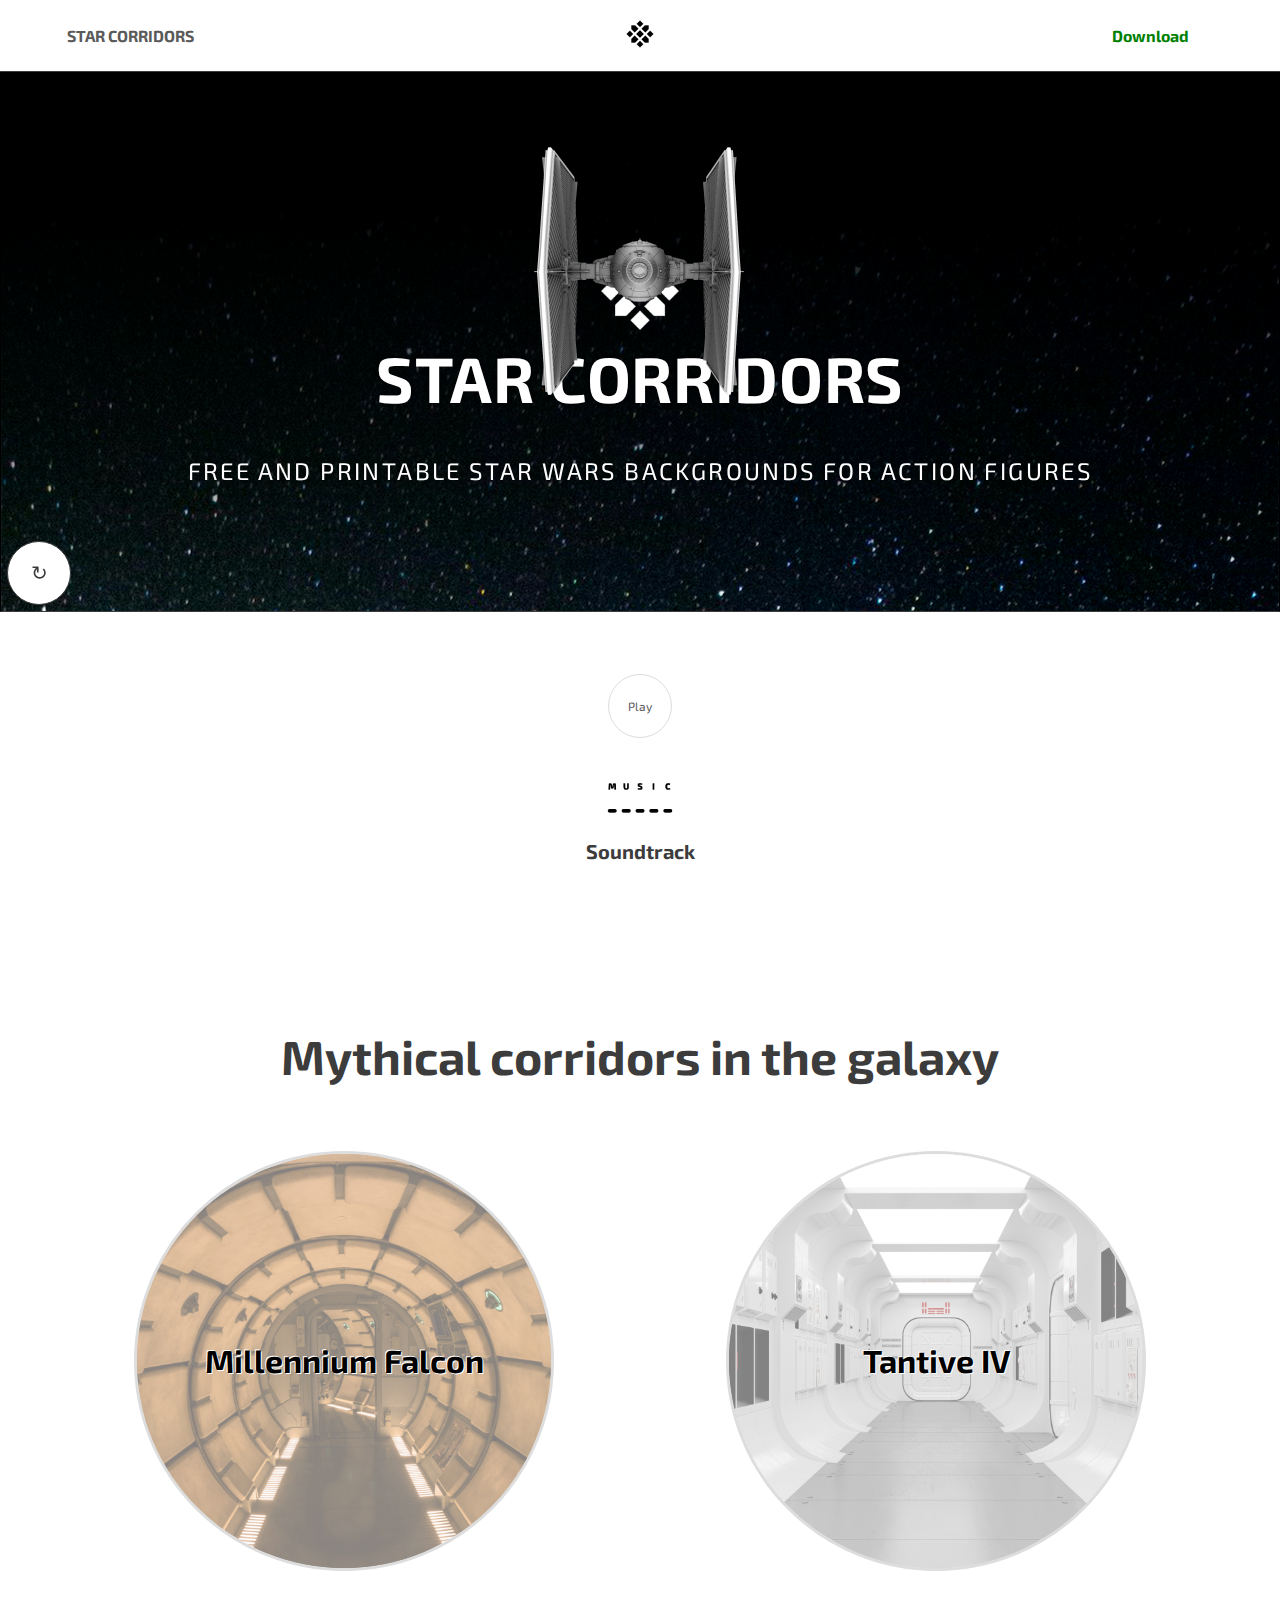
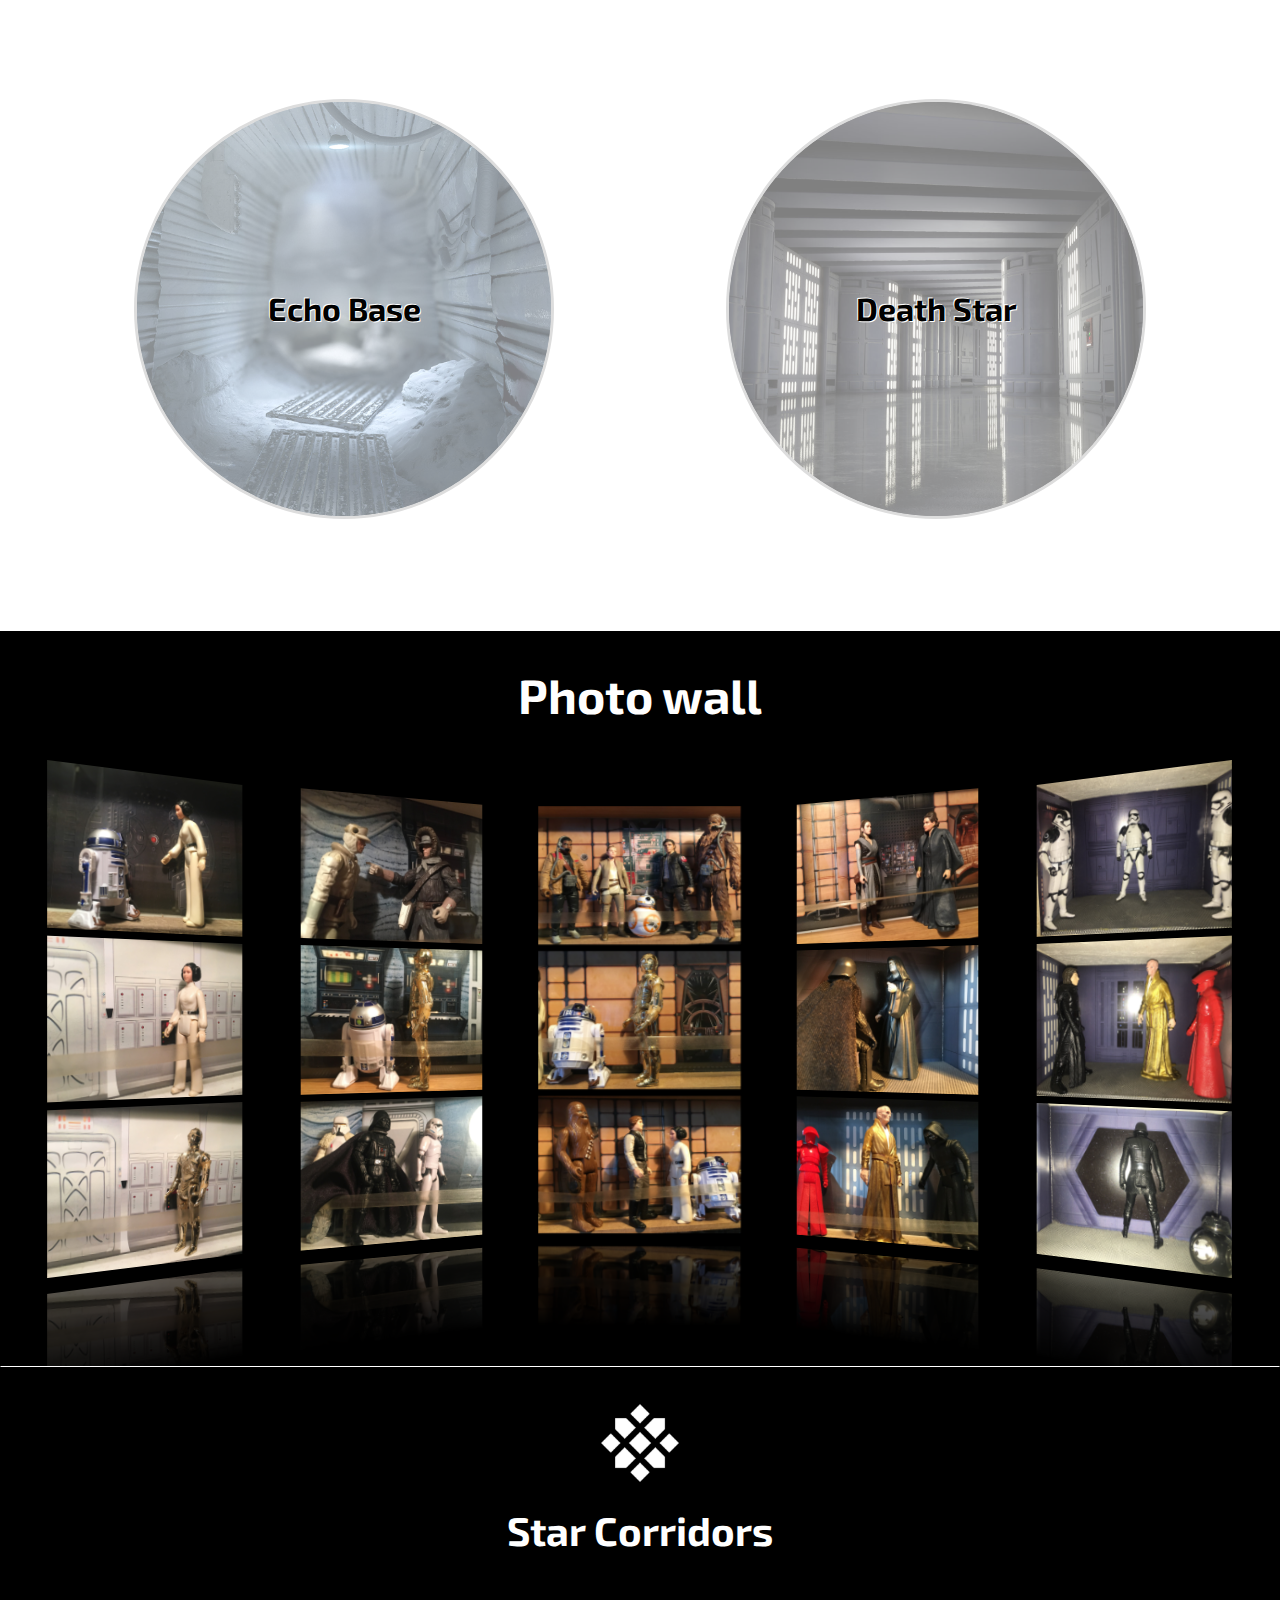
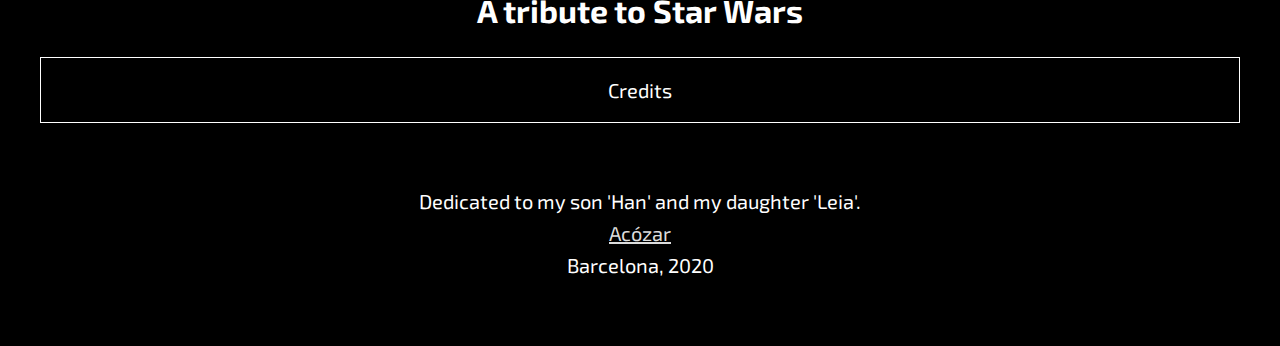
<file: index.html>
<!DOCTYPE html>
<html lang="en">
	<head>
		<meta charset="utf-8">
		<!-- Metadata -->
		<title>Star Corridors</title>
		<meta name="viewport" content="width=device-width, initial-scale=1.0">
		<meta name="description" content="Free and Printable Star Wars Backgrounds for Action Figures">
		<meta name="keywords" content="DIY SCI-FI TOYS">
		<meta name="author" content="Acózar">
		
		<!-- Metadata: GeoTags -->
		<meta name="geo.region" content="Catalunya">
		<meta name="geo.placename" content="Barcelona">
		<meta name="geo.position" content="41.426812,2.234972">
		<meta name="ICBM" content="41.426812;2.234972">
		
		<!-- Screen styles -->
		<link href="src/styles/screen.components.min.css" rel="stylesheet" media="screen">
		<link href="src/styles/star-corridors.css" rel="stylesheet" media="screen">
		<link href="src/styles/simple-lightbox.min.css" rel="stylesheet" media="screen">
		<link href="src/styles/audioplayer.css" rel="stylesheet" media="screen">
		<link href="https://fonts.googleapis.com/css2?family=Exo+2:wght@400;800&display=swap" rel="stylesheet">
		<script src="src/scripts/prefixfree.min.js" type="text/javascript"></script>

		<!-- Print styles -->
		<link href="src/styles/print.css" rel="stylesheet" media="print">
		
		<!-- If iexplorer :( -->
		<!--[if lt IE 9]><script src="src/styles/html5shiv.js"></script><![endif]-->
		<!--[if IE]><link rel="stylesheet" type="text/css" href="src/styles/iexplorer.css" /><![endif]-->
	
		<!-- No Script styles -->		
		<noscript><link href="src/styles/noscript.css" rel="stylesheet" media="screen"></noscript>
		
		<!-- Site Feed -->
		<link rel="alternate" type="application/rss+xml" title="rss" href="FeedUrl">
		
		<!-- Page Icons -->
		<link rel="apple-touch-icon" sizes="180x180" href="src/ics/apple-touch-icon.png">
		<link rel="icon" type="image/png" sizes="32x32" href="src/ics/favicon-32x32.png">
		<link rel="icon" type="image/png" sizes="16x16" href="src/ics/favicon-16x16.png">
		<link rel="manifest" href="src/ics/site.webmanifest">
		<link rel="mask-icon" href="src/ics/safari-pinned-tab.svg" color="#333333">
		<link rel="shortcut icon" href="src/ics/favicon.ico">
		<meta name="msapplication-TileColor" content="#ffffff">
		<meta name="msapplication-config" content="src/ics/browserconfig.xml">
		<meta name="theme-color" content="#ffffff">
		
		<!-- Adsense -->
		<script data-ad-client="ca-pub-2656528433155856" async src="https://pagead2.googlesyndication.com/pagead/js/adsbygoogle.js"></script>
		
	</head>
	<body>
		<div id="page-loader"><span class="preloader"></span></div>
		<!-- Page content -->		
		<div id="page" class="page">
		
			<nav id="site-nav">
				<div>
					<div class="site-title">
						<a href="index.html" title="Star Corridors">STAR CORRIDORS</a>
					</div>
					<a href="index.html" title="Star Corridors"><img src="../src/ics/star-corridors-icon.png" alt="Star Corridors"></a>
					<div class="site-download">
						<a href="../downloads/star-corridors-pack.zip" title="Download the Star Corridors Pack">Download</a>
					</div>
				 </div>
			</nav>

			<header class="crawl-titles">
				<div class="motion-display motion-crawl-titles">
				  <img src="src/ics/star-corridors-logo-white.png" alt="logo" class="motion-logo">
				  <h1 id="page-title" class="motion-title">Star Corridors</h1>
				  <h2 id="page-description" class="motion-description"><small>Free and Printable Star Wars Backgrounds <br class="mobile">for Action Figures</small></h2>
				</div>
				<div class="intro"> A long time ago, in a galaxy far,<br> far away....</div>
  				<div class="sw-logo"></div>
				<div class="tie-fighter"><div class="tie-fighter-ship"></div></div>
				<div class="reload"><em><small><button class="reload-button" title="Reload page">&#8635;</button></small></em></div>
				<div class="fade"></div>
				<div class="crawl-container">
				  <div class="crawl">
				    <div class="title">
				      <p>Episode IV</p>
				      <h1>A New Hope</h1>
				    </div>
				    <p>It is a period of civil war. Rebel spaceships, striking from a hidden base, have won their first victory against the evil Galactic Empire.</p>
				    <p>During the battle, Rebel spies managed to steal secret plans to the Empire’s ultimate weapon, the DEATH STAR, an armored space station with enough power to destroy an entire planet.</p>
				    <p>Pursued by the Empire’s sinister agents, Princess Leia races home aboard her starship, custodian of the stolen plans that can save her people and restore freedom to the galaxy….</p>
				  </div>
				</div>
			</header>
			
			<main id="page-main">
				<div>
				
					<section class="soundtrack">
						<div>
								<audio class="sw-player">
									<source src="src/audio/star-wars-tao-way.mp3">
								</audio>
								<em><small><a class="sw-player-mute">Play</a></small></em>
								<em><small><a class="sw-player-mute" style="display: none;">Mute</a></small></em>
								<div class="sw-player-status"><img src="src/img/equalizer-muted.gif"></div>
								<div class="sw-player-status" style="display:none;"><img src="src/img/equalizer.gif"></div>
								<h6>Soundtrack</h6>
							</div>
						</section>
											
					<hr>
				</div>
			</main>			
			
		<section id="page-section-corridors" class="corridors">
				<div>
					<h2>Mythical corridors in the galaxy</h2>
					<div class="corridors-showcase">
						<div>
							<a href="corridors/millennium-falcon.html" title="The Millennium Falcon Corridor">
								<figure>
									<img src="src/img/millennium-falcon-corridor.jpg" alt="The Millennium Falcon Corridor">
									<figcaption>Millennium Falcon</figcaption>
								</figure>	
							</a>
						</div>
						<div>
							<a href="corridors/tantive.html" title="The Tantive IV Corridor">
								<figure>
									<img src="src/img/tantive-corridor.jpg" alt="The Tantive IV Corridor">
									<figcaption>Tantive IV</figcaption>
								</figure>	
							</a>
						</div>
						<div>
							<a href="corridors/echo-base.html" title="The Echo Base Corridor">
								<figure>
									<img src="src/img/echo-base-corridor.jpg" alt="The Echo Base Corridor">
									<figcaption>Echo Base</figcaption>
								</figure>	
							</a>
						</div>
						<div>
							<a href="corridors/death-star.html" title="The Death Star Corridor">
								<figure>
									<img src="src/img/death-star-corridor.jpg" alt="The Death Star Corridor">
									<figcaption>Death Star</figcaption>
								</figure>	
							</a>
						</div>
					</div>
				</div>
			</section>	
			
			<section id="page-section-photo-wall" class="photo-wall">
				<div>
					<h2>Photo wall</h2>
					<div class="photo-wall-gallery">
						<div class="photo-wall-gallery-column">
							<div>
								<a href="src/gallery/galactic-corridors-tantive-sample-1.jpg" title="Corridor sample">
									<img src="src/gallery/galactic-corridors-tantive-sample-1.jpg" title="Corridor sample">
								</a>
							</div>
							<div>
								<a href="src/gallery/galactic-corridors-tantive-sample-2.jpg" title="Corridor sample">
									<img src="src/gallery/galactic-corridors-tantive-sample-2.jpg" title="Corridor sample">
								</a>
							</div>
							<div>
								<a href="src/gallery/galactic-corridors-tantive-sample-3.jpg" title="Corridor sample">
									<img src="src/gallery/galactic-corridors-tantive-sample-3.jpg" title="Corridor sample">
								</a>
							</div>
						</div>
						<div class="photo-wall-gallery-column">
							<div>
								<a href="src/gallery/galactic-corridors-echo-base-sample-13.jpg" title="Corridor sample">
									<img src="src/gallery/galactic-corridors-echo-base-sample-13.jpg" title="Corridor sample">
								</a>
							</div>
							<div>
								<a href="src/gallery/galactic-corridors-echo-base-sample-6.jpg" title="Corridor sample">
									<img src="src/gallery/galactic-corridors-echo-base-sample-6.jpg" title="Corridor sample">
								</a>
							</div>
							<div>
								<a href="src/gallery/galactic-corridors-echo-base-sample-7.jpg" title="Corridor sample">
									<img src="src/gallery/galactic-corridors-echo-base-sample-7.jpg" title="Corridor sample">
								</a>
							</div>
						</div>
						<div class="photo-wall-gallery-column">
							<div>
								<a href="src/gallery/galactic-corridors-millennium-falcon-sample-2.jpg" title="Corridor sample">
									<img src="src/gallery/galactic-corridors-millennium-falcon-sample-2.jpg" title="Corridor sample">
								</a>
							</div>
							<div>
								<a href="src/gallery/galactic-corridors-millennium-falcon-sample-3.jpg" title="Corridor sample">
									<img src="src/gallery/galactic-corridors-millennium-falcon-sample-3.jpg" title="Corridor sample">
								</a>
							</div>
							<div>
								<a href="src/gallery/galactic-corridors-millennium-falcon-sample-4.jpg" title="Corridor sample">
									<img src="src/gallery/galactic-corridors-millennium-falcon-sample-4.jpg" title="Corridor sample">
								</a>
							</div>
						</div>
						<div class="photo-wall-gallery-column">
							<div>
								<a href="src/gallery/galactic-corridors-millennium-falcon-sample-5.jpg" title="Corridor sample">
									<img src="src/gallery/galactic-corridors-millennium-falcon-sample-5.jpg" title="Corridor sample">
								</a>
							</div>
							<div>
								<a href="src/gallery/galactic-corridors-death-star-sample-8.jpg" title="Corridor sample">
									<img src="src/gallery/galactic-corridors-death-star-sample-8.jpg" title="Corridor sample">
								</a>
							</div>
							<div>
								<a href="src/gallery/galactic-corridors-death-star-sample-5.jpg" title="Corridor sample">
									<img src="src/gallery/galactic-corridors-death-star-sample-5.jpg" title="Corridor sample">
								</a>
							</div>
						</div>
						<div class="photo-wall-gallery-column">
							<div>
								<a href="src/gallery/galactic-corridors-death-star-sample-13.jpg" title="Corridor sample">
									<img src="src/gallery/galactic-corridors-death-star-sample-13.jpg" title="Corridor sample">
								</a>
							</div>
							<div>
								<a href="src/gallery/galactic-corridors-death-star-sample-14.jpg" title="Corridor sample">
									<img src="src/gallery/galactic-corridors-death-star-sample-14.jpg" title="Corridor sample">
								</a>
							</div>
							<div>
								<a href="src/gallery/galactic-corridors-death-star-sample-15.jpg" title="Corridor sample">
									<img src="src/gallery/galactic-corridors-death-star-sample-15.jpg" title="Corridor sample">
								</a>
							</div>
						</div>
						<hr>
					</div>
					<hr>
				</div>
			</section>
						
			<footer id="page-footer">
				<div>
					<a href="https://starcorridors.github.io" title="Star Corridors"><img src="src/ics/star-corridors-logo-white.png" alt="logo" class="motion-logo"></a>
					<h3>Star Corridors</h3>
					<h5>A tribute to Star Wars</h5>
					<div class="collapser">
						<em><label for="credits-2">Credits</label></em>
						<input type="checkbox" id="credits-2" name="checkcollapser" hidden>
						<div hidden>
							<h5>Copyright note</h5>
							<p><a href="https://www.starwars.com" title="Star Wars Official website">Star Wars</a> is an epic space-opera media franchise created by <a href="https://en.wikipedia.org/wiki/George_Lucas" title="George Lucas at Wikipedia">George Lucas</a>. </p>
							<p><a href="https://en.wikipedia.org/wiki/Star_Wars" title="Star Wars at Wikipedia">Star Wars</a> and all the characters, artwork, stories and other elements associated are property of <a href="https://www.lucasfilm.com" title="Lucasfilm official website">Lucasfilm Ltd. LLC</a>.</p>
							<p>This website is a tribute to the emblematic universe created by George Lucas, licensed to the public under the Creative Commons Attribution-NonCommercial-ShareAlike 4.0 license, or CC-BY-NC-SA. A human-readable summary of this license is available at <a href="https://creativecommons.org/licenses/by-nc-sa/4.0/" title="Creative Commons License 4.0">CC4.0</a>.</p>
							<hr>
							<h5>By</h5>
							<p>Star Corridors is an idea, created, designed and coded by <a href="http://acozar.github.io" title="Acózar's webite">Acózar</a>.</p>
							<hr>
							<h5>Panel designs</h5>
							<p>All corridors panels are designed by <a href="http://acozar.github.io" title="Acózar's webite">Acózar</a>. Death Star , Tantive IV and Echo Base panels are inspired from originals decals by Frank Diorio (<a href="https://dioramaworkshop.com" title="Diorama Workshop">Diorama Workshop</a>). Panels can be downloaded for free to use as backgrounds with action figures dioramas or displays. Non commercial use is allowed.</p>
							<hr>
							<h5>Code</h5>
							<p>This website is hosted at <a href="https://pages.github.com" title="Github Pages">Github Pages</a> and coded on HTML, CSS and Javascript.</p>
							<p>Code can be downloaded from the <a href="https://github.com/starcorridors/starcorridors.github.io" title="Star corridors Repository">Starcorridors</a> repository on <a href="https://github.com/" title="Github">Github</a>.</p>
							<p>CSS hyperspace inspired by <a href="https://codepen.io/noahblon/pen/GKflw" title="CSS hyperspace">Noah Blon</a>.</p>
							<p>CSS crawl titles inspired by <a href="https://css-tricks.com/snippets/css/star-wars-crawl-text/" title="CSS crawl titles">Geoff Graham from CSS tricks</a>.</p>
							<p>CSS 3D carousel inspired by <a href="http://paio-co-kr.github.io/carousel-3d/" title="3D carousel">3D carousel</a>.</p>
							<p>This website uses <a href="https://jquery.com" title="jQuery">jQuery</a>, <a href="https://simplelightbox.com" title="Simple lightbox by André Rinas">Simple lightbox</a> and <a href="https://leaverou.github.io/prefixfree/" title="Prefixfree">Prefixfree</a>. </p>
							<hr>
							<h5>Image sources</h5>
							<p>Millennium Falcon from <a href="https://howlmodelinganimationandgames.wordpress.com/2015/08/24/millennium-falcon-now-textured/" title="Howl modeling, animation and games">Howl modeling, animation and games</a>.</p>
							<p>Death Star from <a href="https://www.pngitem.com/middle/xmTJTJ_death-star-star-wars-death-star-hd-png/" title="PNG item">PNG item</a>.</p>
							<p>Tantive IV from <a href="https://starwars.fandom.com/es/wiki/Corbeta_CR90" title="Star Wars Wiki">Star Wars Wiki</a>.</p>
							<p>Star Destroyer from <a href="https://ya-webdesign.com/image/star-destroyer-png/852614.html" title="Ya Web Design">Ya Web Design</a>.</p>
							<p>Tiefighter from <a href="https://www.pngkit.com/bigpic/u2q8a9u2i1o0t4q8/" title="PNG kit">PNG kit</a>.</p>
							<p>AT-AT from <a href="https://www.reddit.com/r/cutouts/comments/3rldie/atat_cutout/" title="Reddit">Reddit</a>.</p>
							<p>Snowspeeder from <a href="https://starwars.fandom.com/wiki/T-47_airspeeder/Legends" title="Wookieepedia">Wookieepedia</a>.</p>
							<hr>
							<h5>Music</h5>
							<p>Themes from Star Wars films soundtrack: 'Star Wars Main Theme', 'The Force Theme', 'Yoda's Theme', 'Han and Leia Theme'.</p>
							<p>All music composed by <a href="https://en.wikipedia.org/wiki/John_Williams" title="John Williams at Wikipedia">John Williams</a>, edited and arranged by <a href="http://acozar.github.io" title="Acózar's webite">Acózar</a> with a little bit of <a href="https://www.apple.com/es/mac/garageband/" title="Garage Band App">Garage Band</a>.</p>
							<hr>
						</div>
					</div>
					<hr>
					<p>Dedicated to my son 'Han' and my daughter 'Leia'.</p>
					<p><a href="http://acozar.github.io" title="Acózar's webite">Acózar</a></p>
					<p>Barcelona, 2020</p>
				</div>
			</footer>
			
		</div><!-- /#page -->
		  
		<!-- Out of page
		================================================== -->	


		<!-- Scripts
		================================================== -->
		<script src="src/scripts/ga.js" type="text/javascript"></script>
		<script src="src/scripts/jquery.js" type="text/javascript"></script>
		<script src="src/scripts/simple-lightbox.min.js" type="text/javascript"></script>
		<script src="src/scripts/sw-player.js" type="text/javascript"></script>
		<script type="text/javascript">
		$(function() {
			var lightbox = new SimpleLightbox('a[href$=".jpg"]', { /* options */ });
		});
        $(document).ready(function () { 
            $(".reload-button").click(function () { 
                location.reload(true); 
            }); 
        }); 
		$(window).load(function(){
		    $('#page-loader').fadeOut(500);
		});
   		 </script> 
	</body>
</html>
</file>
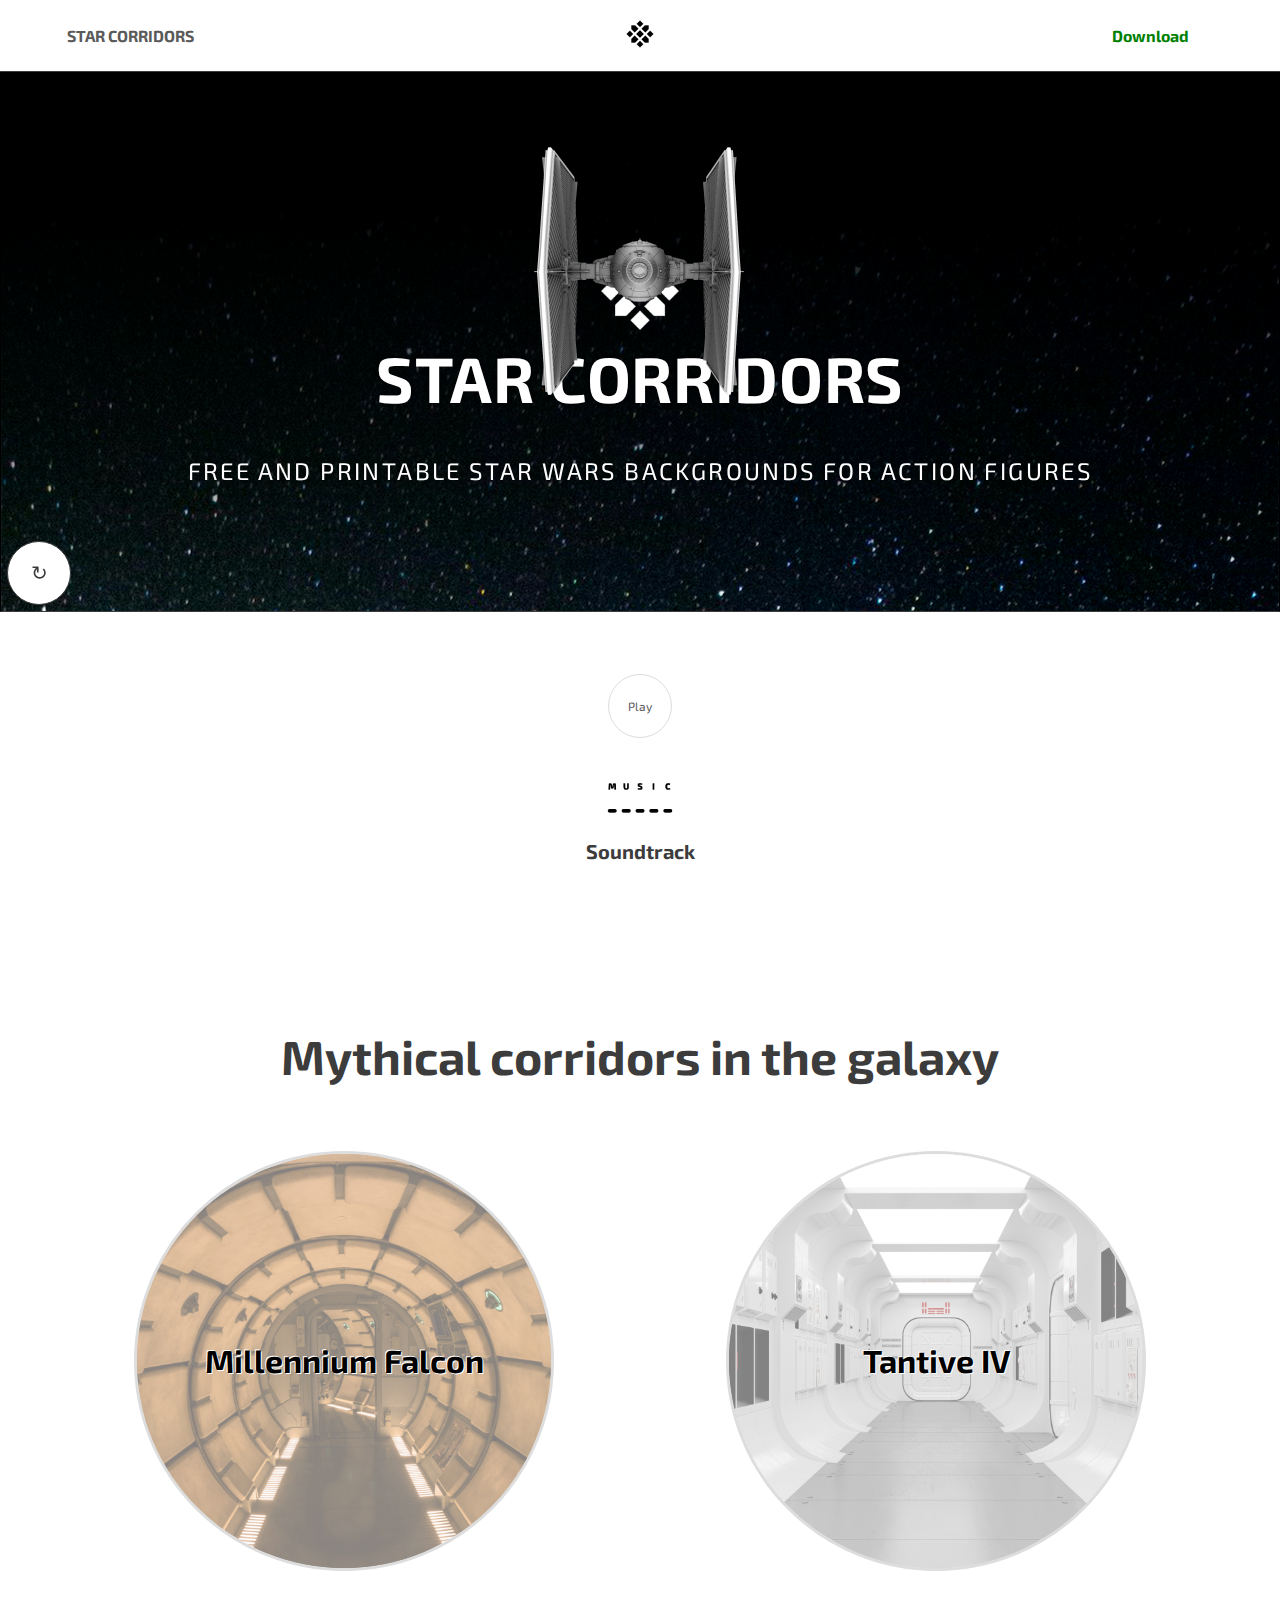
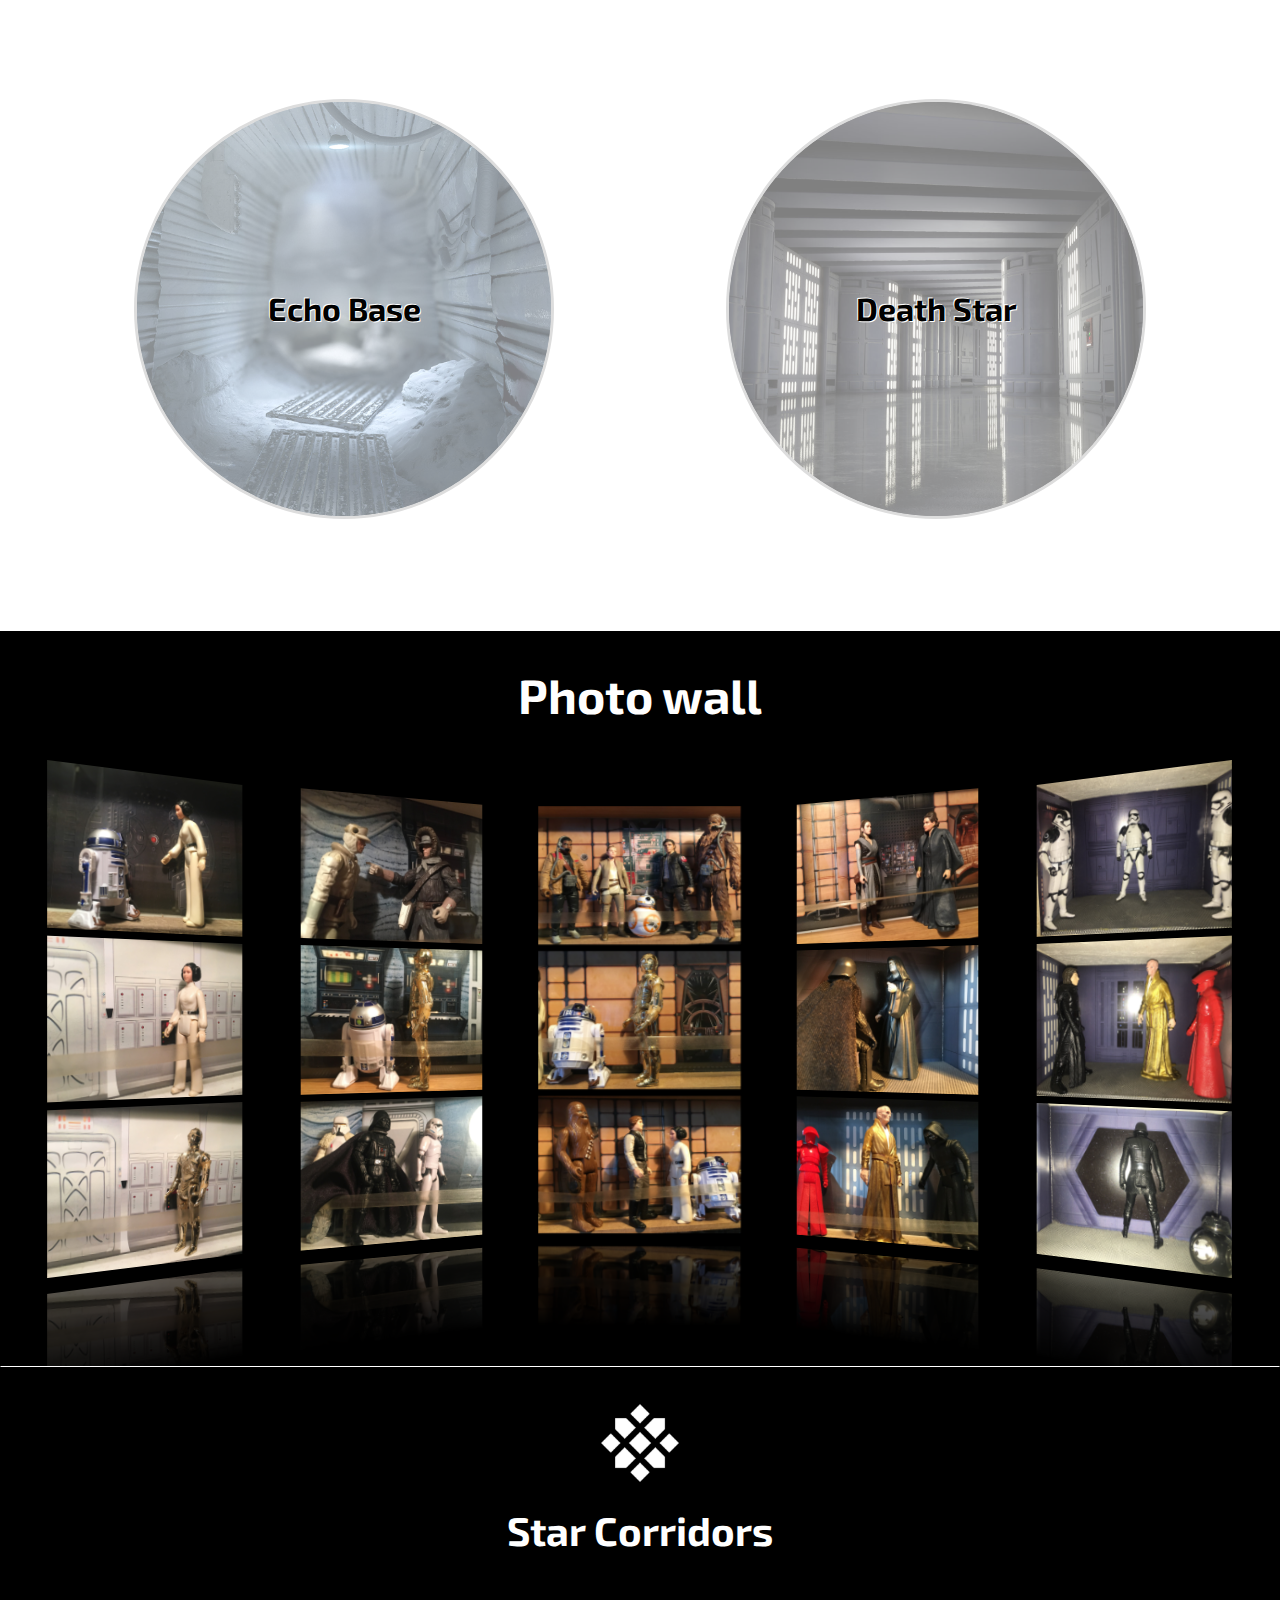
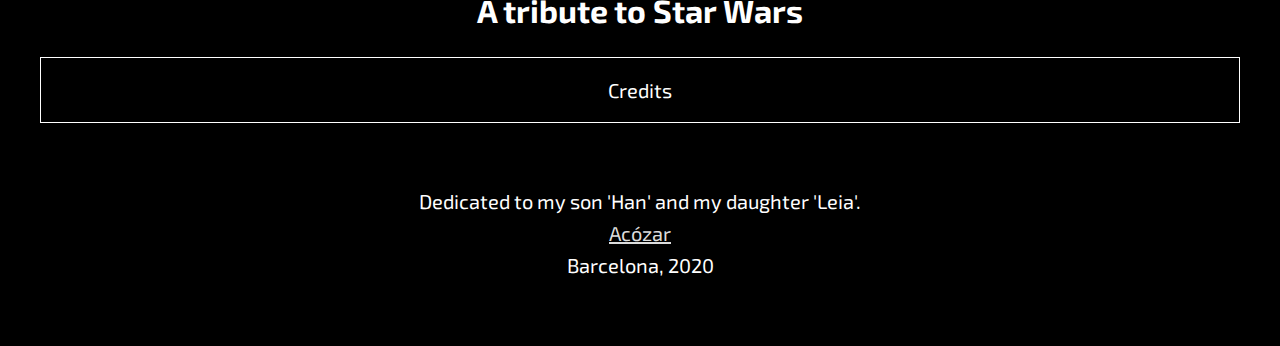
<file: corridors/index.html>
<!DOCTYPE html>
<html lang="en">
	<head>
		<meta charset="utf-8">
		<!-- Metadata -->
		<title>Star Corridors</title>
		<meta name="viewport" content="width=device-width, initial-scale=1.0">
		<meta name="description" content="Free and Printable Star Wars Backgrounds for Action Figures">
		<meta name="keywords" content="DIY SCI-FI TOYS">
		<meta name="author" content="Acózar">
		
		<!-- Metadata: GeoTags -->
		<meta name="geo.region" content="Catalunya">
		<meta name="geo.placename" content="Barcelona">
		<meta name="geo.position" content="41.426812,2.234972">
		<meta name="ICBM" content="41.426812;2.234972">
		
		<!-- Screen styles -->
		<link href="../src/styles/screen.components.min.css" rel="stylesheet" media="screen">
		<link href="../src/styles/star-corridors.css" rel="stylesheet" media="screen">
		<link href="../src/styles/simple-lightbox.min.css" rel="stylesheet" media="screen">
		<link href="../src/styles/audioplayer.css" rel="stylesheet" media="screen">
		<link href="https://fonts.googleapis.com/css2?family=Exo+2:wght@400;800&display=swap" rel="stylesheet">
		<script src="../src/scripts/prefixfree.min.js" type="text/javascript"></script>

		<!-- Print styles -->
		<link href="../src/styles/print.css" rel="stylesheet" media="print">
		
		<!-- If iexplorer :( -->
		<!--[if lt IE 9]><script src="../src/styles/html5shiv.js"></script><![endif]-->
		<!--[if IE]><link rel="stylesheet" type="text/css" href="../src/styles/iexplorer.css" /><![endif]-->
	
		<!-- No Script styles -->		
		<noscript><link href="../src/styles/noscript.css" rel="stylesheet" media="screen"></noscript>
		
		<!-- Site Feed -->
		<link rel="alternate" type="application/rss+xml" title="rss" href="FeedUrl">
		
		<!-- Page Icons -->
		<link rel="apple-touch-icon" sizes="180x180" href="../src/ics/apple-touch-icon.png">
		<link rel="icon" type="image/png" sizes="32x32" href="../src/ics/favicon-32x32.png">
		<link rel="icon" type="image/png" sizes="16x16" href="../src/ics/favicon-16x16.png">
		<link rel="manifest" href="../src/ics/site.webmanifest">
		<link rel="mask-icon" href="../src/ics/safari-pinned-tab.svg" color="#333333">
		<link rel="shortcut icon" href="../src/ics/favicon.ico">
		<meta name="msapplication-TileColor" content="#ffffff">
		<meta name="msapplication-config" content="../src/ics/browserconfig.xml">
		<meta name="theme-color" content="#ffffff">
		
	</head>
	<body>
		<div id="page-loader"><span class="preloader"></span></div>
		<!-- Page content -->		
		<div id="page" class="page">
		
			<nav id="site-nav">
				<div>
					<div class="site-title">
						<a href="../index.html" title="Star Corridors">STAR CORRIDORS</a>
					</div>
					<a href="../index.html" title="Star Corridors"><img src="../src/ics/star-corridors-icon.png" alt="Star Corridors"></a>
					<div class="site-download">
						<a href="../downloads/star-corridors-pack.zip" title="Download the Star Corridors Pack">Download</a>
					</div>
				 </div>
			</nav>

			<header class="crawl-titles">
				<div class="motion-display motion-crawl-titles">
				  <img src="../src/ics/star-corridors-logo-white.png" alt="logo" class="motion-logo">
				  <h1 id="page-title" class="motion-title">Star Corridors</h1>
				  <h2 id="page-description" class="motion-description"><small>Free and Printable Star Wars Backgrounds <br class="mobile">for Action Figures</small></h2>
				</div>
				<div class="intro"> A long time ago, in a galaxy far,<br> far away....</div>
  				<div class="sw-logo"></div>
				<div class="tie-fighter"><div class="tie-fighter-ship"></div></div>
				<div class="reload"><em><small><button class="reload-button">&#8635;</button></small></em></div>
				<div class="fade"></div>
				<div class="crawl-container">
				  <div class="crawl">
				    <div class="title">
				      <p>Episode IV</p>
				      <h1>A New Hope</h1>
				    </div>
				    <p>It is a period of civil war. Rebel spaceships, striking from a hidden base, have won their first victory against the evil Galactic Empire.</p>
				    <p>During the battle, Rebel spies managed to steal secret plans to the Empire’s ultimate weapon, the DEATH STAR, an armored space station with enough power to destroy an entire planet.</p>
				    <p>Pursued by the Empire’s sinister agents, Princess Leia races home aboard her starship, custodian of the stolen plans that can save her people and restore freedom to the galaxy….</p>
				  </div>
				</div>
			</header>
			
			<main id="page-main">
				<div>
				
					<section class="soundtrack">
						<div>
								<audio class="sw-player">
									<source src="../src/audio/star-wars-tao-way.mp3">
								</audio>
								<em><small><a class="sw-player-mute">Play</a></small></em>
								<em><small><a class="sw-player-mute" style="display: none;">Mute</a></small></em>
								<div class="sw-player-status"><img src="../src/img/equalizer-muted.gif"></div>
								<div class="sw-player-status" style="display:none;"><img src="../src/img/equalizer.gif"></div>
								<h6>Soundtrack</h6>
							</div>
						</section>
											
					<hr>
				</div>
			</main>			
			
		<section id="page-section-corridors" class="corridors">
				<div>
					<h2>Mythical corridors in the galaxy</h2>
					<div class="corridors-showcase">
						<div>
							<a href="millennium-falcon.html" title="The Millennium Falcon Corridor">
								<figure>
									<img src="../src/img/millennium-falcon-corridor.jpg" alt="The Millennium Falcon Corridor">
									<figcaption>Millennium Falcon</figcaption>
								</figure>	
							</a>
						</div>
						<div>
							<a href="tantive.html" title="The Tantive IV Corridor">
								<figure>
									<img src="../src/img/tantive-corridor.jpg" alt="The Tantive IV Corridor">
									<figcaption>Tantive IV</figcaption>
								</figure>	
							</a>
						</div>
						<div>
							<a href="echo-base.html" title="The Echo Base Corridor">
								<figure>
									<img src="../src/img/echo-base-corridor.jpg" alt="The Echo Base Corridor">
									<figcaption>Echo Base</figcaption>
								</figure>	
							</a>
						</div>
						<div>
							<a href="death-star.html" title="The Death Star Corridor">
								<figure>
									<img src="../src/img/death-star-corridor.jpg" alt="The Death Star Corridor">
									<figcaption>Death Star</figcaption>
								</figure>	
							</a>
						</div>
					</div>
				</div>
			</section>	
			
			<section id="page-section-photo-wall" class="photo-wall">
				<div>
					<h2>Photo wall</h2>
					<div class="photo-wall-gallery">
						<div class="photo-wall-gallery-column">
							<div>
								<a href="../src/gallery/galactic-corridors-tantive-sample-1.jpg" title="Corridor sample">
									<img src="../src/gallery/galactic-corridors-tantive-sample-1.jpg" title="Corridor sample">
								</a>
							</div>
							<div>
								<a href="../src/gallery/galactic-corridors-tantive-sample-2.jpg" title="Corridor sample">
									<img src="../src/gallery/galactic-corridors-tantive-sample-2.jpg" title="Corridor sample">
								</a>
							</div>
							<div>
								<a href="../src/gallery/galactic-corridors-tantive-sample-3.jpg" title="Corridor sample">
									<img src="../src/gallery/galactic-corridors-tantive-sample-3.jpg" title="Corridor sample">
								</a>
							</div>
						</div>
						<div class="photo-wall-gallery-column">
							<div>
								<a href="../src/gallery/galactic-corridors-echo-base-sample-13.jpg" title="Corridor sample">
									<img src="../src/gallery/galactic-corridors-echo-base-sample-13.jpg" title="Corridor sample">
								</a>
							</div>
							<div>
								<a href="../src/gallery/galactic-corridors-echo-base-sample-6.jpg" title="Corridor sample">
									<img src="../src/gallery/galactic-corridors-echo-base-sample-6.jpg" title="Corridor sample">
								</a>
							</div>
							<div>
								<a href="../src/gallery/galactic-corridors-echo-base-sample-7.jpg" title="Corridor sample">
									<img src="../src/gallery/galactic-corridors-echo-base-sample-7.jpg" title="Corridor sample">
								</a>
							</div>
						</div>
						<div class="photo-wall-gallery-column">
							<div>
								<a href="../src/gallery/galactic-corridors-millennium-falcon-sample-2.jpg" title="Corridor sample">
									<img src="../src/gallery/galactic-corridors-millennium-falcon-sample-2.jpg" title="Corridor sample">
								</a>
							</div>
							<div>
								<a href="../src/gallery/galactic-corridors-millennium-falcon-sample-3.jpg" title="Corridor sample">
									<img src="../src/gallery/galactic-corridors-millennium-falcon-sample-3.jpg" title="Corridor sample">
								</a>
							</div>
							<div>
								<a href="../src/gallery/galactic-corridors-millennium-falcon-sample-4.jpg" title="Corridor sample">
									<img src="../src/gallery/galactic-corridors-millennium-falcon-sample-4.jpg" title="Corridor sample">
								</a>
							</div>
						</div>
						<div class="photo-wall-gallery-column">
							<div>
								<a href="../src/gallery/galactic-corridors-millennium-falcon-sample-5.jpg" title="Corridor sample">
									<img src="../src/gallery/galactic-corridors-millennium-falcon-sample-5.jpg" title="Corridor sample">
								</a>
							</div>
							<div>
								<a href="../src/gallery/galactic-corridors-death-star-sample-8.jpg" title="Corridor sample">
									<img src="../src/gallery/galactic-corridors-death-star-sample-8.jpg" title="Corridor sample">
								</a>
							</div>
							<div>
								<a href="../src/gallery/galactic-corridors-death-star-sample-5.jpg" title="Corridor sample">
									<img src="../src/gallery/galactic-corridors-death-star-sample-5.jpg" title="Corridor sample">
								</a>
							</div>
						</div>
						<div class="photo-wall-gallery-column">
							<div>
								<a href="../src/gallery/galactic-corridors-death-star-sample-13.jpg" title="Corridor sample">
									<img src="../src/gallery/galactic-corridors-death-star-sample-13.jpg" title="Corridor sample">
								</a>
							</div>
							<div>
								<a href="../src/gallery/galactic-corridors-death-star-sample-14.jpg" title="Corridor sample">
									<img src="../src/gallery/galactic-corridors-death-star-sample-14.jpg" title="Corridor sample">
								</a>
							</div>
							<div>
								<a href="../src/gallery/galactic-corridors-death-star-sample-15.jpg" title="Corridor sample">
									<img src="../src/gallery/galactic-corridors-death-star-sample-15.jpg" title="Corridor sample">
								</a>
							</div>
						</div>
						<hr>
					</div>
					<hr>
				</div>
			</section>
			
			<footer id="page-footer">
				<div>
					<a href="https://starcorridors.github.io" title="Star Corridors"><img src="../src/ics/star-corridors-logo-white.png" alt="logo" class="motion-logo"></a>
					<h3>Star Corridors</h3>
					<h5>A tribute to Star Wars</h5>
					<div class="collapser">
						<em><label for="credits-2">Credits</label></em>
						<input type="checkbox" id="credits-2" name="checkcollapser" hidden>
						<div hidden>
							<h5>Copyright note</h5>
							<p><a href="https://www.starwars.com" title="Star Wars Official website">Star Wars</a> is an epic space-opera media franchise created by <a href="https://en.wikipedia.org/wiki/George_Lucas" title="George Lucas at Wikipedia">George Lucas</a>. </p>
							<p><a href="https://en.wikipedia.org/wiki/Star_Wars" title="Star Wars at Wikipedia">Star Wars</a> and all the characters, artwork, stories and other elements associated are property of <a href="https://www.lucasfilm.com" title="Lucasfilm official website">Lucasfilm Ltd. LLC</a>.</p>
							<p>This website is a tribute to the emblematic universe created by George Lucas, licensed to the public under the Creative Commons Attribution-NonCommercial-ShareAlike 4.0 license, or CC-BY-NC-SA. A human-readable summary of this license is available at <a href="https://creativecommons.org/licenses/by-nc-sa/4.0/" title="Creative Commons License 4.0">CC4.0</a>.</p>
							<hr>
							<h5>By</h5>
							<p>Star Corridors is an idea, created, designed and coded by <a href="http://acozar.github.io" title="Acózar's webite">Acózar</a>.</p>
							<hr>
							<h5>Panel designs</h5>
							<p>All corridors panels are designed by <a href="http://acozar.github.io" title="Acózar's webite">Acózar</a>. Death Star, Tantive IV and Echo Base panels are inspired from originals decals by Frank Diorio (<a href="https://dioramaworkshop.com" title="Diorama Workshop">Diorama Workshop</a>). Panels can be downloaded for free to use as backgrounds with action figures dioramas or displays. Non commercial use is allowed.</p>
							<hr>
							<h5>Code</h5>
							<p>This website is hosted at <a href="https://pages.github.com" title="Github Pages">Github Pages</a> and coded on HTML, CSS and Javascript.</p>
							<p>Code can be downloaded from the <a href="https://github.com/starcorridors/starcorridors.github.io" title="Star corridors Repository">Starcorridors</a> repository on <a href="https://github.com/" title="Github">Github</a>.</p>
							<p>CSS hyperspace inspired by <a href="https://codepen.io/noahblon/pen/GKflw" title="CSS hyperspace">Noah Blon</a>.</p>
							<p>CSS crawl titles inspired by <a href="https://css-tricks.com/snippets/css/star-wars-crawl-text/" title="CSS crawl titles">Geoff Graham from CSS tricks</a>.</p>
							<p>CSS 3D carousel inspired by <a href="http://paio-co-kr.github.io/carousel-3d/" title="3D carousel">3D carousel</a>.</p>
							<p>This website uses <a href="https://jquery.com" title="jQuery">jQuery</a>, <a href="https://simplelightbox.com" title="Simple lightbox by André Rinas">Simple lightbox</a> and <a href="https://leaverou.github.io/prefixfree/" title="Prefixfree">Prefixfree</a>. </p>
							<hr>
							<h5>Image sources</h5>
							<p>Millennium Falcon from <a href="https://howlmodelinganimationandgames.wordpress.com/2015/08/24/millennium-falcon-now-textured/" title="Howl modeling, animation and games">Howl modeling, animation and games</a>.</p>
							<p>Death Star from <a href="https://www.pngitem.com/middle/xmTJTJ_death-star-star-wars-death-star-hd-png/" title="PNG item">PNG item</a>.</p>
							<p>Tantive IV from <a href="https://starwars.fandom.com/es/wiki/Corbeta_CR90" title="Star Wars Wiki">Star Wars Wiki</a>.</p>
							<p>Star Destroyer from <a href="https://ya-webdesign.com/image/star-destroyer-png/852614.html" title="Ya Web Design">Ya Web Design</a>.</p>
							<p>Tiefighter from <a href="https://www.pngkit.com/bigpic/u2q8a9u2i1o0t4q8/" title="PNG kit">PNG kit</a>.</p>
							<p>AT-AT from <a href="https://www.reddit.com/r/cutouts/comments/3rldie/atat_cutout/" title="Reddit">Reddit</a>.</p>
							<p>Snowspeeder from <a href="https://starwars.fandom.com/wiki/T-47_airspeeder/Legends" title="Wookieepedia">Wookieepedia</a>.</p>
							<hr>
							<h5>Music</h5>
							<p>Themes from Star Wars films soundtrack: 'Star Wars Main Theme', 'The Force Theme', 'Yoda's Theme', 'Han and Leia Theme'.</p>
							<p>All music composed by <a href="https://en.wikipedia.org/wiki/John_Williams" title="John Williams at Wikipedia">John Williams</a>, edited and arranged by <a href="http://acozar.github.io" title="Acózar's webite">Acózar</a> with a little bit of <a href="https://www.apple.com/es/mac/garageband/" title="Garage Band App">Garage Band</a>.</p>
							<hr>
						</div>
					</div>
					<hr>
					<p>Dedicated to my son 'Han' and my daughter 'Leia'.</p>
					<p><a href="http://acozar.github.io" title="Acózar's webite">Acózar</a></p>
					<p>Barcelona, 2020</p>
				</div>
			</footer>
			
		</div><!-- /#page -->
		  
		<!-- Out of page
		================================================== -->	


		<!-- Scripts
		================================================== -->
		<script src="../src/scripts/ga.js" type="text/javascript"></script>
		<script src="../src/scripts/jquery.js" type="text/javascript"></script>
		<script src="../src/scripts/simple-lightbox.min.js" type="text/javascript"></script>
		<script src="../src/scripts/sw-player.js" type="text/javascript"></script>
		<script type="text/javascript">
		$(function() {
			var lightbox = new SimpleLightbox('a[href$=".jpg"]', { /* options */ });
		});
        $(document).ready(function () { 
            $(".reload-button").click(function () { 
                location.reload(true); 
            }); 
        }); 
		$(window).load(function(){
		    $('#page-loader').fadeOut(500);
		});
   		 </script> 
	</body>
</html>
</file>
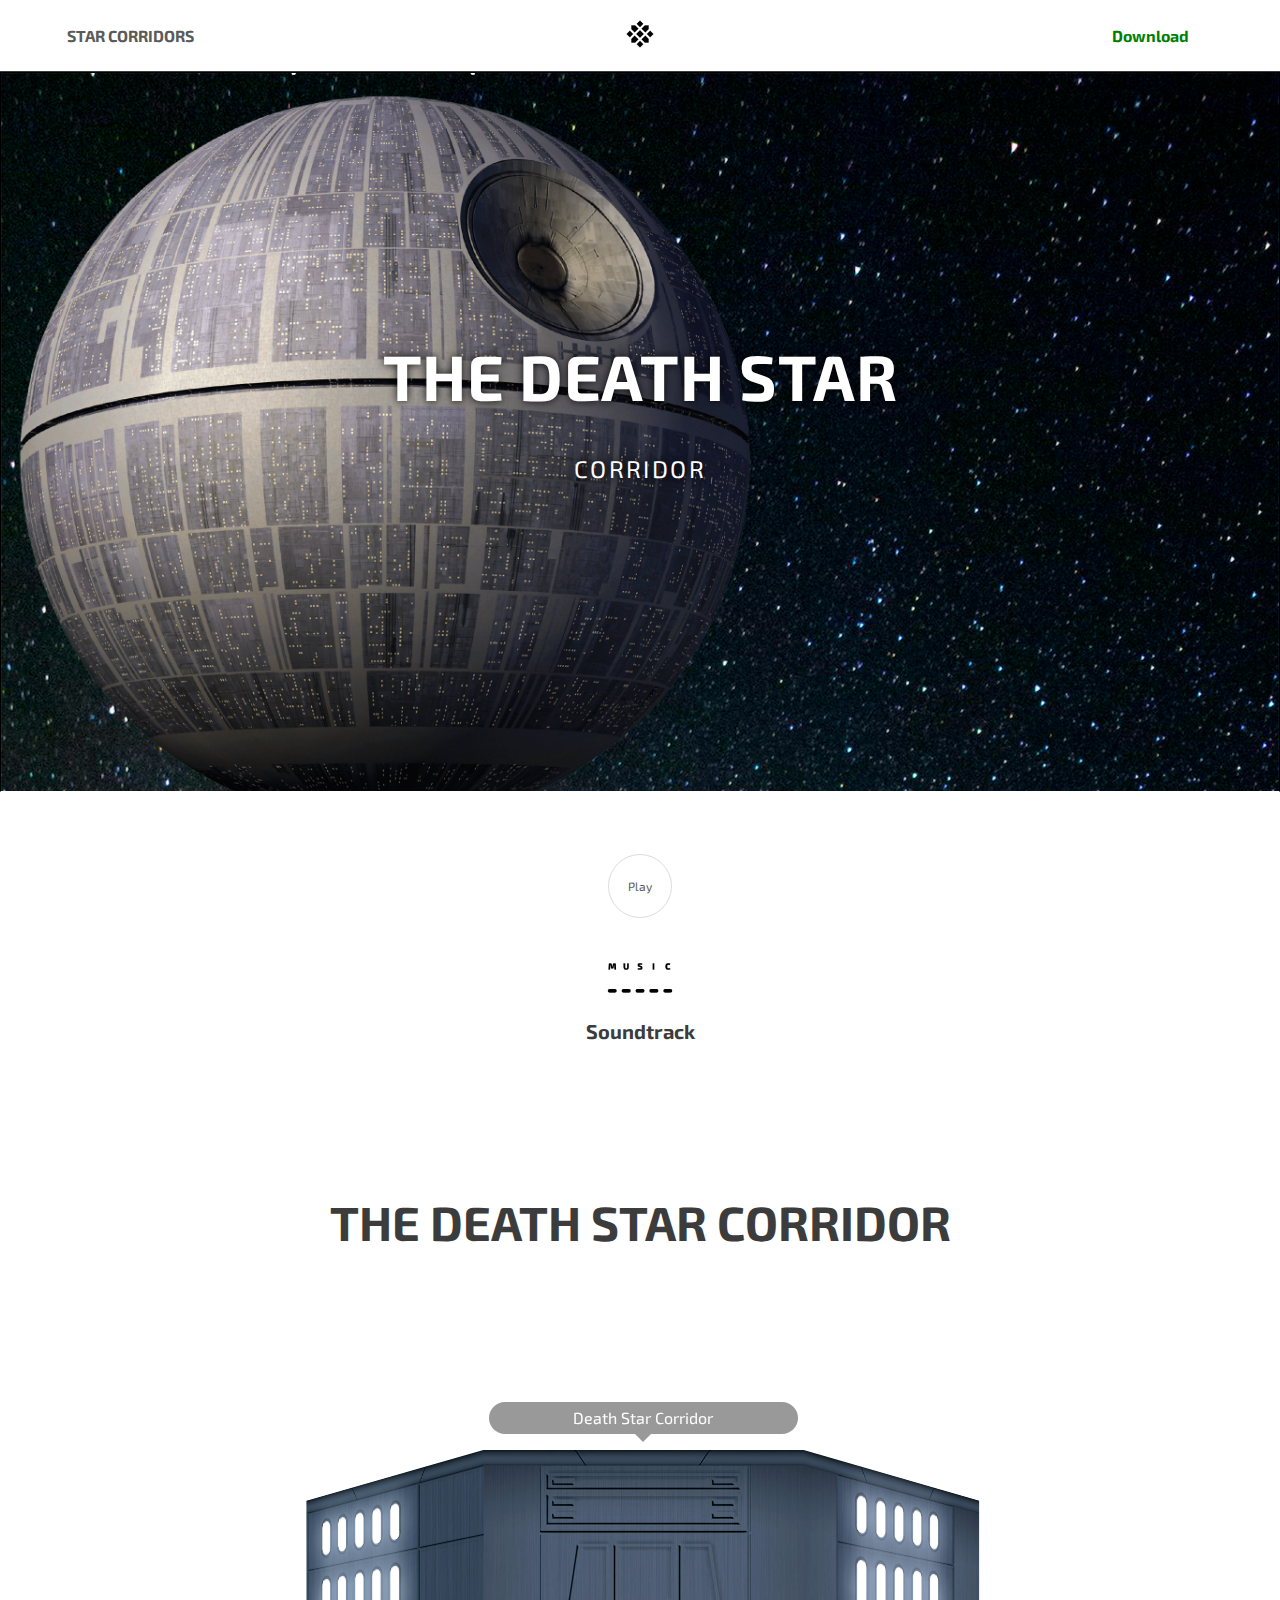
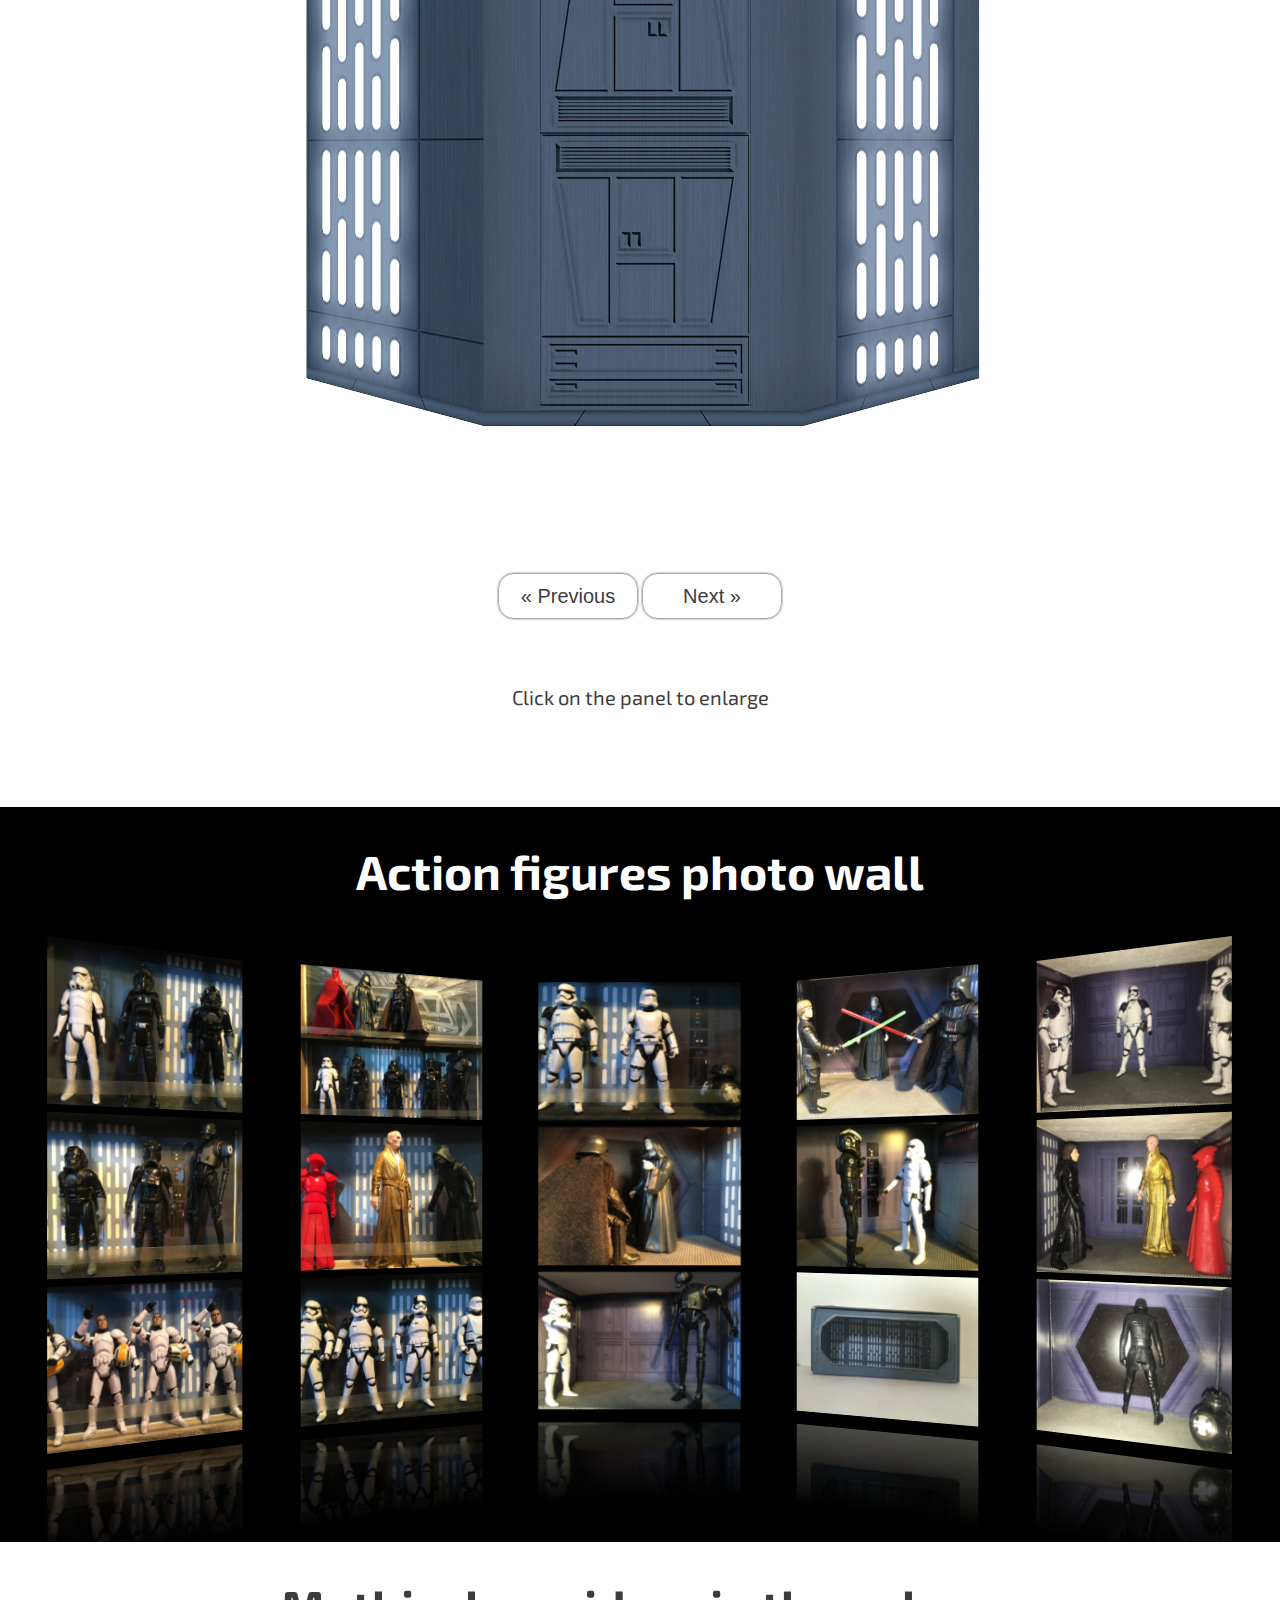
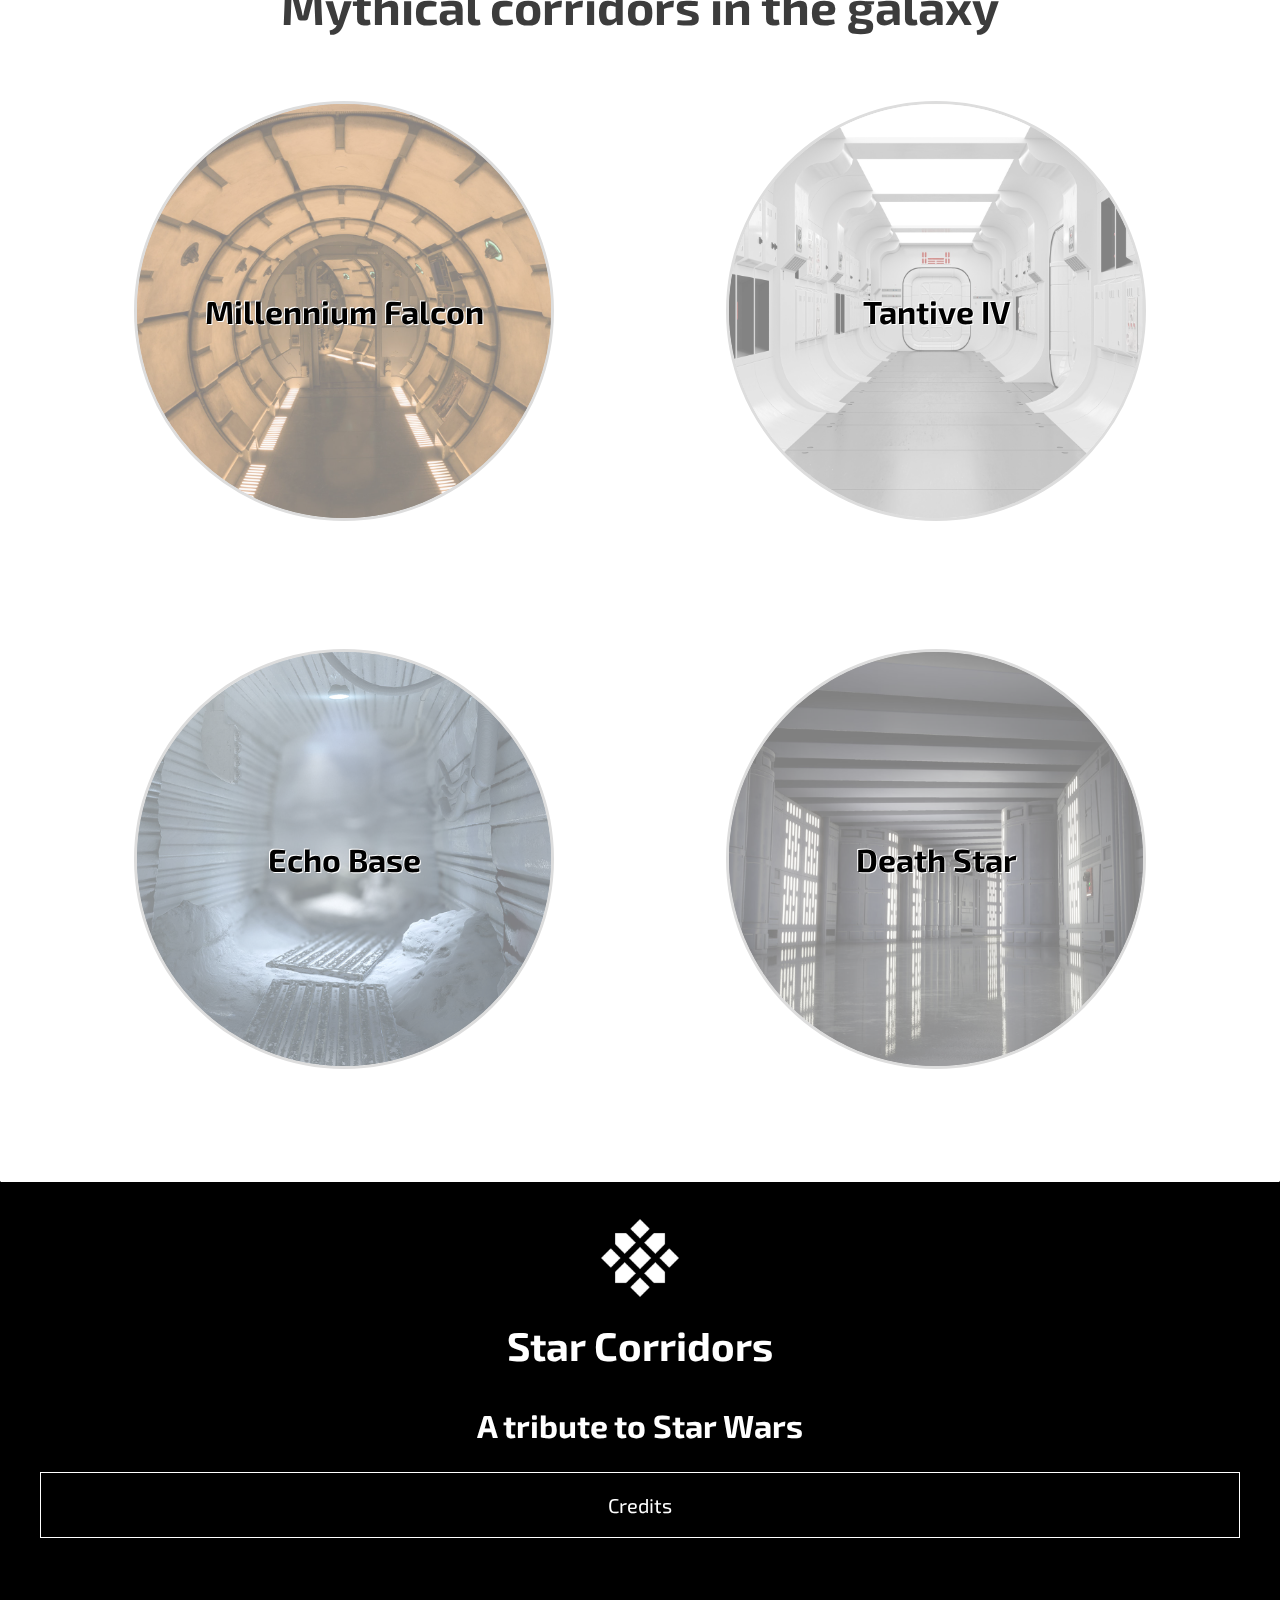
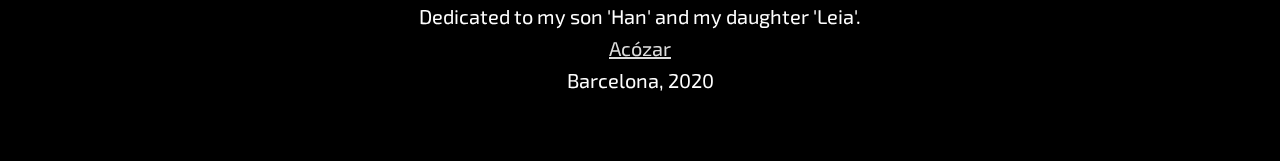
<file: corridors/death-star.html>
<!DOCTYPE html>
<html lang="en">
	<head>
		<meta charset="utf-8">
		<!-- Metadata -->
		<title>Star Corridors: the Death Star</title>
		<meta name="viewport" content="width=device-width, initial-scale=1.0">
		<meta name="description" content="Free and Printable Star Wars Backgrounds for Action Figures">
		<meta name="keywords" content="DIY SCI-FI TOYS">
		<meta name="author" content="Acózar">
		
		<!-- Metadata: GeoTags -->
		<meta name="geo.region" content="Catalunya">
		<meta name="geo.placename" content="Barcelona">
		<meta name="geo.position" content="41.426812,2.234972">
		<meta name="ICBM" content="41.426812;2.234972">
		
		<!-- Screen styles -->
		<link href="../src/styles/screen.components.min.css" rel="stylesheet" media="screen">
		<link href="../src/styles/star-corridors.css" rel="stylesheet" media="screen">
		<link href="../src/styles/simple-lightbox.min.css" rel="stylesheet" media="screen">
		<link href="../src/styles/audioplayer.css" rel="stylesheet" media="screen">
		<link href="https://fonts.googleapis.com/css2?family=Exo+2:wght@400;800&display=swap" rel="stylesheet">
		<script src="../src/scripts/prefixfree.min.js" type="text/javascript"></script>

		<!-- Print styles -->
		<link href="../src/styles/print.css" rel="stylesheet" media="print">
		
		<!-- If iexplorer :( -->
		<!--[if lt IE 9]><script src="../src/styles/html5shiv.js"></script><![endif]-->
		<!--[if IE]><link rel="stylesheet" type="text/css" href="../src/styles/iexplorer.css" /><![endif]-->
	
		<!-- No Script styles -->		
		<noscript><link href="../src/styles/noscript.css" rel="stylesheet" media="screen"></noscript>
		
		<!-- Site Feed -->
		<link rel="alternate" type="application/rss+xml" title="rss" href="FeedUrl">
		
		<!-- Page Icons -->
		<link rel="apple-touch-icon" sizes="180x180" href="../src/ics/apple-touch-icon.png">
		<link rel="icon" type="image/png" sizes="32x32" href="../src/ics/favicon-32x32.png">
		<link rel="icon" type="image/png" sizes="16x16" href="../src/ics/favicon-16x16.png">
		<link rel="manifest" href="../src/ics/site.webmanifest">
		<link rel="mask-icon" href="../src/ics/safari-pinned-tab.svg" color="#333333">
		<link rel="shortcut icon" href="../src/ics/favicon.ico">
		<meta name="msapplication-TileColor" content="#ffffff">
		<meta name="msapplication-config" content="../src/ics/browserconfig.xml">
		<meta name="theme-color" content="#ffffff">
		
	</head>
	<body>
		<div id="page-loader"><span class="preloader"></span></div>
		<!-- Page content -->		
		<div id="page" class="page">
		
			<nav id="site-nav">
				<div>
					<div class="site-title">
						<a href="../index.html" title="Star Corridors">STAR CORRIDORS</a>
					</div>
					<a href="../index.html" title="Star Corridors"><img src="../src/ics/star-corridors-icon.png" alt="Star Corridors"></a>
					<div class="site-download">
						<a href="../downloads/star-corridors-pack.zip" title="Download the Star Corridors Pack">Download</a>
					</div>
				 </div>
			</nav>

			<header class="planet-destroyer">
				<div class="death-star"><img src="../src/img/death-star.png" alt="Death Star"></div>
				<div class="tie-destroyer"><div class="tie-fighter-ship"></div></div>
				<div class="star-destroyer"><img src="../src/img/star-destroyer.png" alt="Star Destroyer"></div>
				<div class="destroyer-titles">
				  <h1 class="motion-title">The Death Star</h1>
				  <h2 class="motion-description"><small>Corridor</small></h2>
				</div>
			</header>
			
			<main id="page-main">
				<div>
				
					<section class="soundtrack">
						<div>
								<audio class="sw-player">
									<source src="../src/audio/imperial-march-yin.mp3">
								</audio>
								<em><small><a class="sw-player-mute">Play</a></small></em>
								<em><small><a class="sw-player-mute" style="display: none;">Mute</a></small></em>
								<div class="sw-player-status"><img src="../src/img/equalizer-muted.gif"></div>
								<div class="sw-player-status" style="display:none;"><img src="../src/img/equalizer.gif"></div>
								<h6>Soundtrack</h6>
							</div>
						</section>
						
						<section class="scene3D">
							<div>
								<h2>The Death Star Corridor</h2>
								<div class="scene">
								  <div class="carousel">
								    <div class="carousel__cell"><a href="../src/thumbnails/sw-base-panel-death-star-corridor.jpg"><img src="../src/thumbnails/sw-base-panel-death-star-corridor.jpg"  title="Death Star Corridor"><label>Death Star Corridor</label></a></div>
								    <div class="carousel__cell"><a href="../src/thumbnails/sw-base-panel-death-star-corridor-light-center.jpg"><img src="../src/thumbnails/sw-base-panel-death-star-corridor-light-center.jpg"  title="Death Star Corridor Door"><label>Death Star Corridor Light</label></a></div>
								    <div class="carousel__cell"><a href="../src/thumbnails/sw-base-panel-death-star-corridor-electronics-right.jpg"><img src="../src/thumbnails/sw-base-panel-death-star-corridor-electronics-right.jpg"  title="Death Star Corridor Air"><label>Death Star Corridor Electronics R</label></a></div>
								    <div class="carousel__cell"><a href="../src/thumbnails/sw-base-panel-death-star-corridor-electronics-left.jpg"><img src="../src/thumbnails/sw-base-panel-death-star-corridor-electronics-left.jpg"  title="Death Star Corridor Access"><label>Death Star Corridor Electronics L</label></a></div>
								    <div class="carousel__cell"><a href="../src/thumbnails/sw-base-panel-death-star-corridor-door.jpg"><img src="../src/thumbnails/sw-base-panel-death-star-corridor-door.jpg"  title="Death Star Corridor"><label>Death Star Corridor Door</label></a></div>
								    <div class="carousel__cell"><a href="../src/thumbnails/sw-base-panel-death-star-corridor-window-left.jpg"><img src="../src/thumbnails/sw-base-panel-death-star-corridor-window-left.jpg"  title="Death Star Corridor Cockpit"><label>Death Star Corridor Window L</label></a></div>
								    <div class="carousel__cell"><a href="../src/thumbnails/sw-base-panel-death-star-corridor-window-center.jpg"><img src="../src/thumbnails/sw-base-panel-death-star-corridor-window-center.jpg"  title="Death Star Corridor Guns"><label>Death Star Corridor Window C</label></a></div>
								    <div class="carousel__cell"><a href="../src/thumbnails/sw-base-panel-death-star-corridor-window-right.jpg"><img src="../src/thumbnails/sw-base-panel-death-star-corridor-window-right.jpg"  title="Death Star Corridor Ladder"><label>Death Star Corridor Window R</label></a></div>
								    <div class="carousel__cell"><a href="../src/thumbnails/sw-base-panel-death-star-corridor-light-left.jpg"><img src="../src/thumbnails/sw-base-panel-death-star-corridor-light-left.jpg"  title="Death Star Corridor" Board><label>Death Star Corridor Light L</label></a></div>
							  </div>
							</div>
							<hr>
							<p>
							  <button class="carousel-previous-button">&laquo; Previous</button>
							  <button class="carousel-next-button">Next &raquo;</button>
							</p>
							<hr>
							<p>Click on the panel to enlarge</p>
						</div>
					</section>
					
					<hr>
				</div>
			</main>	

			<section id="page-section-photo-wall" class="photo-wall">
				<div>
					<h2>Action figures photo wall</h2>
					<div class="photo-wall-gallery">
						<div class="photo-wall-gallery-column">
							<div>
								<a href="../src/gallery/galactic-corridors-death-star-sample-1.jpg" title="Corridor sample">
									<img src="../src/gallery/galactic-corridors-death-star-sample-1.jpg" title="Corridor sample">
								</a>
							</div>
							<div>
								<a href="../src/gallery/galactic-corridors-death-star-sample-2.jpg" title="Corridor sample">
									<img src="../src/gallery/galactic-corridors-death-star-sample-2.jpg" title="Corridor sample">
								</a>
							</div>
							<div>
								<a href="../src/gallery/galactic-corridors-death-star-sample-3.jpg" title="Corridor sample">
									<img src="../src/gallery/galactic-corridors-death-star-sample-3.jpg" title="Corridor sample">
								</a>
							</div>
						</div>
						<div class="photo-wall-gallery-column">
							<div>
								<a href="../src/gallery/galactic-corridors-death-star-sample-4.jpg" title="Corridor sample">
									<img src="../src/gallery/galactic-corridors-death-star-sample-4.jpg" title="Corridor sample">
								</a>
							</div>
							<div>
								<a href="../src/gallery/galactic-corridors-death-star-sample-5.jpg" title="Corridor sample">
									<img src="../src/gallery/galactic-corridors-death-star-sample-5.jpg" title="Corridor sample">
								</a>
							</div>
							<div>
								<a href="../src/gallery/galactic-corridors-death-star-sample-6.jpg" title="Corridor sample">
									<img src="../src/gallery/galactic-corridors-death-star-sample-6.jpg" title="Corridor sample">
								</a>
							</div>
						</div>
						<div class="photo-wall-gallery-column">
							<div>
								<a href="../src/gallery/galactic-corridors-death-star-sample-7.jpg" title="Corridor sample">
									<img src="../src/gallery/galactic-corridors-death-star-sample-7.jpg" title="Corridor sample">
								</a>
							</div>
							<div>
								<a href="../src/gallery/galactic-corridors-death-star-sample-8.jpg" title="Corridor sample">
									<img src="../src/gallery/galactic-corridors-death-star-sample-8.jpg" title="Corridor sample">
								</a>
							</div>
							<div>
								<a href="../src/gallery/galactic-corridors-death-star-sample-9.jpg" title="Corridor sample">
									<img src="../src/gallery/galactic-corridors-death-star-sample-9.jpg" title="Corridor sample">
								</a>
							</div>
						</div>
						<div class="photo-wall-gallery-column">
							<div>
								<a href="../src/gallery/galactic-corridors-death-star-sample-10.jpg" title="Corridor sample">
									<img src="../src/gallery/galactic-corridors-death-star-sample-10.jpg" title="Corridor sample">
								</a>
							</div>
							<div>
								<a href="../src/gallery/galactic-corridors-death-star-sample-11.jpg" title="Corridor sample">
									<img src="../src/gallery/galactic-corridors-death-star-sample-11.jpg" title="Corridor sample">
								</a>
							</div>
							<div>
								<a href="../src/gallery/galactic-corridors-death-star-sample-12.jpg" title="Corridor sample">
									<img src="../src/gallery/galactic-corridors-death-star-sample-12.jpg" title="Corridor sample">
								</a>
							</div>
						</div>
						<div class="photo-wall-gallery-column">
							<div>
								<a href="../src/gallery/galactic-corridors-death-star-sample-13.jpg" title="Corridor sample">
									<img src="../src/gallery/galactic-corridors-death-star-sample-13.jpg" title="Corridor sample">
								</a>
							</div>
							<div>
								<a href="../src/gallery/galactic-corridors-death-star-sample-14.jpg" title="Corridor sample">
									<img src="../src/gallery/galactic-corridors-death-star-sample-14.jpg" title="Corridor sample">
								</a>
							</div>
							<div>
								<a href="../src/gallery/galactic-corridors-death-star-sample-15.jpg" title="Corridor sample">
									<img src="../src/gallery/galactic-corridors-death-star-sample-15.jpg" title="Corridor sample">
								</a>
							</div>
						</div>
						<hr>
					</div>
					<hr>
				</div>
			</section>
			
			<section id="page-section-corridors" class="corridors">
				<div>
					<h2>Mythical corridors in the galaxy</h2>
					<div class="corridors-showcase">
						<div>
							<a href="millennium-falcon.html" title="The Millennium Falcon Corridor">
								<figure>
									<img src="../src/img/millennium-falcon-corridor.jpg" alt="The Millennium Falcon Corridor">
									<figcaption>Millennium Falcon</figcaption>
								</figure>	
							</a>
						</div>
						<div>
							<a href="tantive.html" title="The Tantive IV Corridor">
								<figure>
									<img src="../src/img/tantive-corridor.jpg" alt="The Tantive IV Corridor">
									<figcaption>Tantive IV</figcaption>
								</figure>	
							</a>
						</div>
						<div>
							<a href="echo-base.html" title="The Echo Base Corridor">
								<figure>
									<img src="../src/img/echo-base-corridor.jpg" alt="The Echo Base Corridor">
									<figcaption>Echo Base</figcaption>
								</figure>	
							</a>
						</div>
						<div>
							<a href="death-star.html" title="The Death Star Corridor">
								<figure>
									<img src="../src/img/death-star-corridor.jpg" alt="The Death Star Corridor">
									<figcaption>Death Star</figcaption>
								</figure>	
							</a>
						</div>
					</div>
				</div>
			</section>	
			
			<footer id="page-footer">
				<div>
					<a href="https://starcorridors.github.io" title="Star Corridors"><img src="../src/ics/star-corridors-logo-white.png" alt="logo" class="motion-logo"></a>
					<h3>Star Corridors</h3>
					<h5>A tribute to Star Wars</h5>
					<div class="collapser">
						<em><label for="credits-2">Credits</label></em>
						<input type="checkbox" id="credits-2" name="checkcollapser" hidden>
						<div hidden>
							<h5>Copyright note</h5>
							<p><a href="https://www.starwars.com" title="Star Wars Official website">Star Wars</a> is an epic space-opera media franchise created by <a href="https://en.wikipedia.org/wiki/George_Lucas" title="George Lucas at Wikipedia">George Lucas</a>. </p>
							<p><a href="https://en.wikipedia.org/wiki/Star_Wars" title="Star Wars at Wikipedia">Star Wars</a> and all the characters, artwork, stories and other elements associated are property of <a href="https://www.lucasfilm.com" title="Lucasfilm official website">Lucasfilm Ltd. LLC</a>.</p>
							<p>This website is a tribute to the emblematic universe created by George Lucas, licensed to the public under the Creative Commons Attribution-NonCommercial-ShareAlike 4.0 license, or CC-BY-NC-SA. A human-readable summary of this license is available at <a href="https://creativecommons.org/licenses/by-nc-sa/4.0/" title="Creative Commons License 4.0">CC4.0</a>.</p>
							<hr>
							<h5>By</h5>
							<p>Star Corridors is an idea, created, designed and coded by <a href="http://acozar.github.io" title="Acózar's webite">Acózar</a>.</p>
							<hr>
							<h5>Panel designs</h5>
							<p>All corridors panels are designed by <a href="http://acozar.github.io" title="Acózar's webite">Acózar</a>. Death Star, Tantive IV and Echo Base panels are inspired from originals decals by Frank Diorio (<a href="https://dioramaworkshop.com" title="Diorama Workshop">Diorama Workshop</a>). Panels can be downloaded for free to use as backgrounds with action figures dioramas or displays. Non commercial use is allowed.</p>
							<hr>
							<h5>Code</h5>
							<p>This website is hosted at <a href="https://pages.github.com" title="Github Pages">Github Pages</a> and coded on HTML, CSS and Javascript.</p>
							<p>Code can be downloaded from the <a href="https://github.com/starcorridors/starcorridors.github.io" title="Star corridors Repository">Starcorridors</a> repository on <a href="https://github.com/" title="Github">Github</a>.</p>
							<p>CSS hyperspace inspired by <a href="https://codepen.io/noahblon/pen/GKflw" title="CSS hyperspace">Noah Blon</a>.</p>
							<p>CSS crawl titles inspired by <a href="https://css-tricks.com/snippets/css/star-wars-crawl-text/" title="CSS crawl titles">Geoff Graham from CSS tricks</a>.</p>
							<p>CSS 3D carousel inspired by <a href="http://paio-co-kr.github.io/carousel-3d/" title="3D carousel">3D carousel</a>.</p>
							<p>This website uses <a href="https://jquery.com" title="jQuery">jQuery</a>, <a href="https://simplelightbox.com" title="Simple lightbox by André Rinas">Simple lightbox</a> and <a href="https://leaverou.github.io/prefixfree/" title="Prefixfree">Prefixfree</a>. </p>
							<hr>
							<h5>Image sources</h5>
							<p>Millennium Falcon from <a href="https://howlmodelinganimationandgames.wordpress.com/2015/08/24/millennium-falcon-now-textured/" title="Howl modeling, animation and games">Howl modeling, animation and games</a>.</p>
							<p>Death Star from <a href="https://www.pngitem.com/middle/xmTJTJ_death-star-star-wars-death-star-hd-png/" title="PNG item">PNG item</a>.</p>
							<p>Tantive IV from <a href="https://starwars.fandom.com/es/wiki/Corbeta_CR90" title="Star Wars Wiki">Star Wars Wiki</a>.</p>
							<p>Star Destroyer from <a href="https://ya-webdesign.com/image/star-destroyer-png/852614.html" title="Ya Web Design">Ya Web Design</a>.</p>
							<p>Tiefighter from <a href="https://www.pngkit.com/bigpic/u2q8a9u2i1o0t4q8/" title="PNG kit">PNG kit</a>.</p>
							<p>AT-AT from <a href="https://www.reddit.com/r/cutouts/comments/3rldie/atat_cutout/" title="Reddit">Reddit</a>.</p>
							<p>Snowspeeder from <a href="https://starwars.fandom.com/wiki/T-47_airspeeder/Legends" title="Wookieepedia">Wookieepedia</a>.</p>
							<hr>
							<h5>Music</h5>
							<p>Themes from Star Wars films soundtrack: 'Star Wars Main Theme', 'The Force Theme', 'Yoda's Theme', 'Han and Leia Theme'.</p>
							<p>All music composed by <a href="https://en.wikipedia.org/wiki/John_Williams" title="John Williams at Wikipedia">John Williams</a>, edited and arranged by <a href="http://acozar.github.io" title="Acózar's webite">Acózar</a> with a little bit of <a href="https://www.apple.com/es/mac/garageband/" title="Garage Band App">Garage Band</a>.</p>
							<hr>
						</div>
					</div>
					<hr>
					<p>Dedicated to my son 'Han' and my daughter 'Leia'.</p>
					<p><a href="http://acozar.github.io" title="Acózar's webite">Acózar</a></p>
					<p>Barcelona, 2020</p>
				</div>
			</footer>
			
		</div><!-- /#page -->
		  
		<!-- Out of page
		================================================== -->	


		<!-- Scripts
		================================================== -->
		<script src="../src/scripts/ga.js" type="text/javascript"></script>
		<script src="../src/scripts/jquery.js" type="text/javascript"></script>
		<script src="../src/scripts/carousel3d.js" type="text/javascript"></script>
		<script src="../src/scripts/simple-lightbox.min.js" type="text/javascript"></script>
		<script src="../src/scripts/sw-player.js" type="text/javascript"></script>
		<script type="text/javascript">
		$(function() {
			var lightbox = new SimpleLightbox('a[href$=".jpg"]', { /* options */ });
		});
        $(document).ready(function () { 
            $(".reload-button").click(function () { 
                location.reload(true); 
            }); 
        }); 
		$(window).load(function(){
		    $('#page-loader').fadeOut(500);
		});
   		 </script> 
	</body>
</html>
</file>
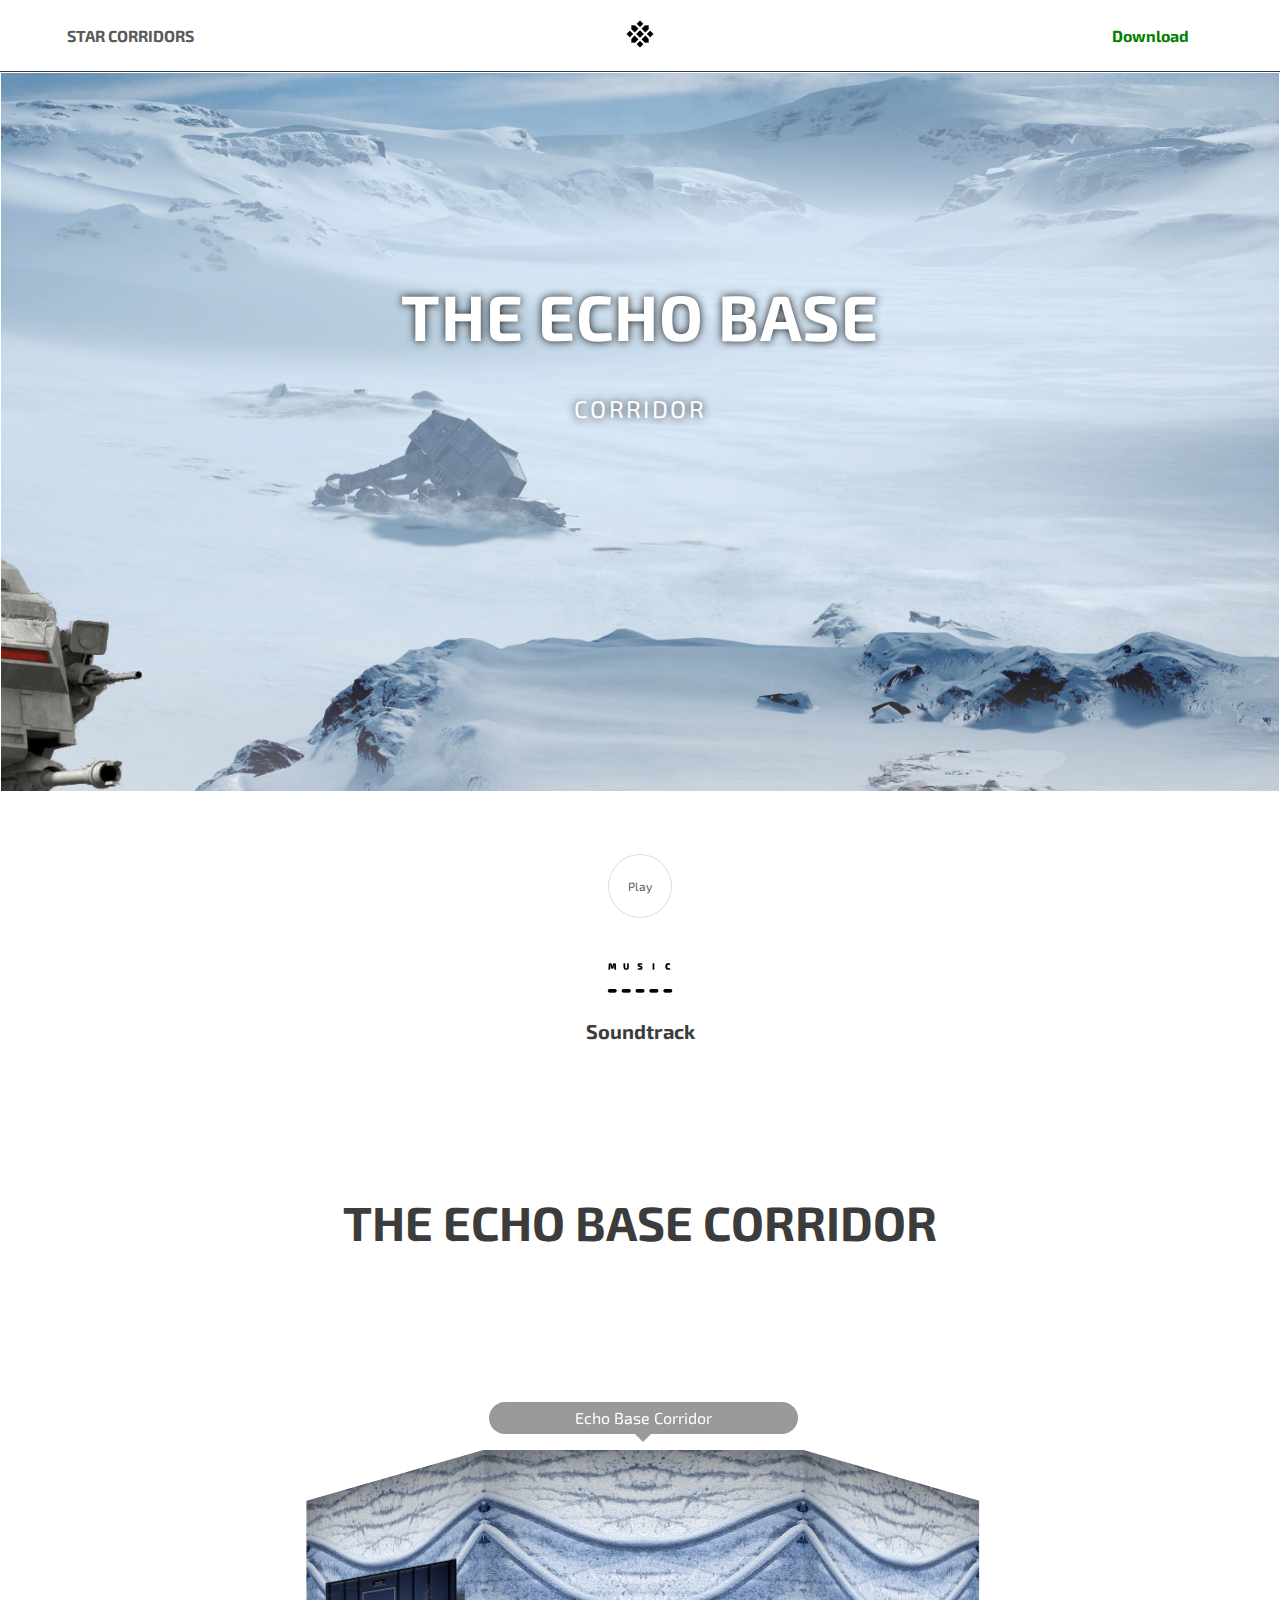
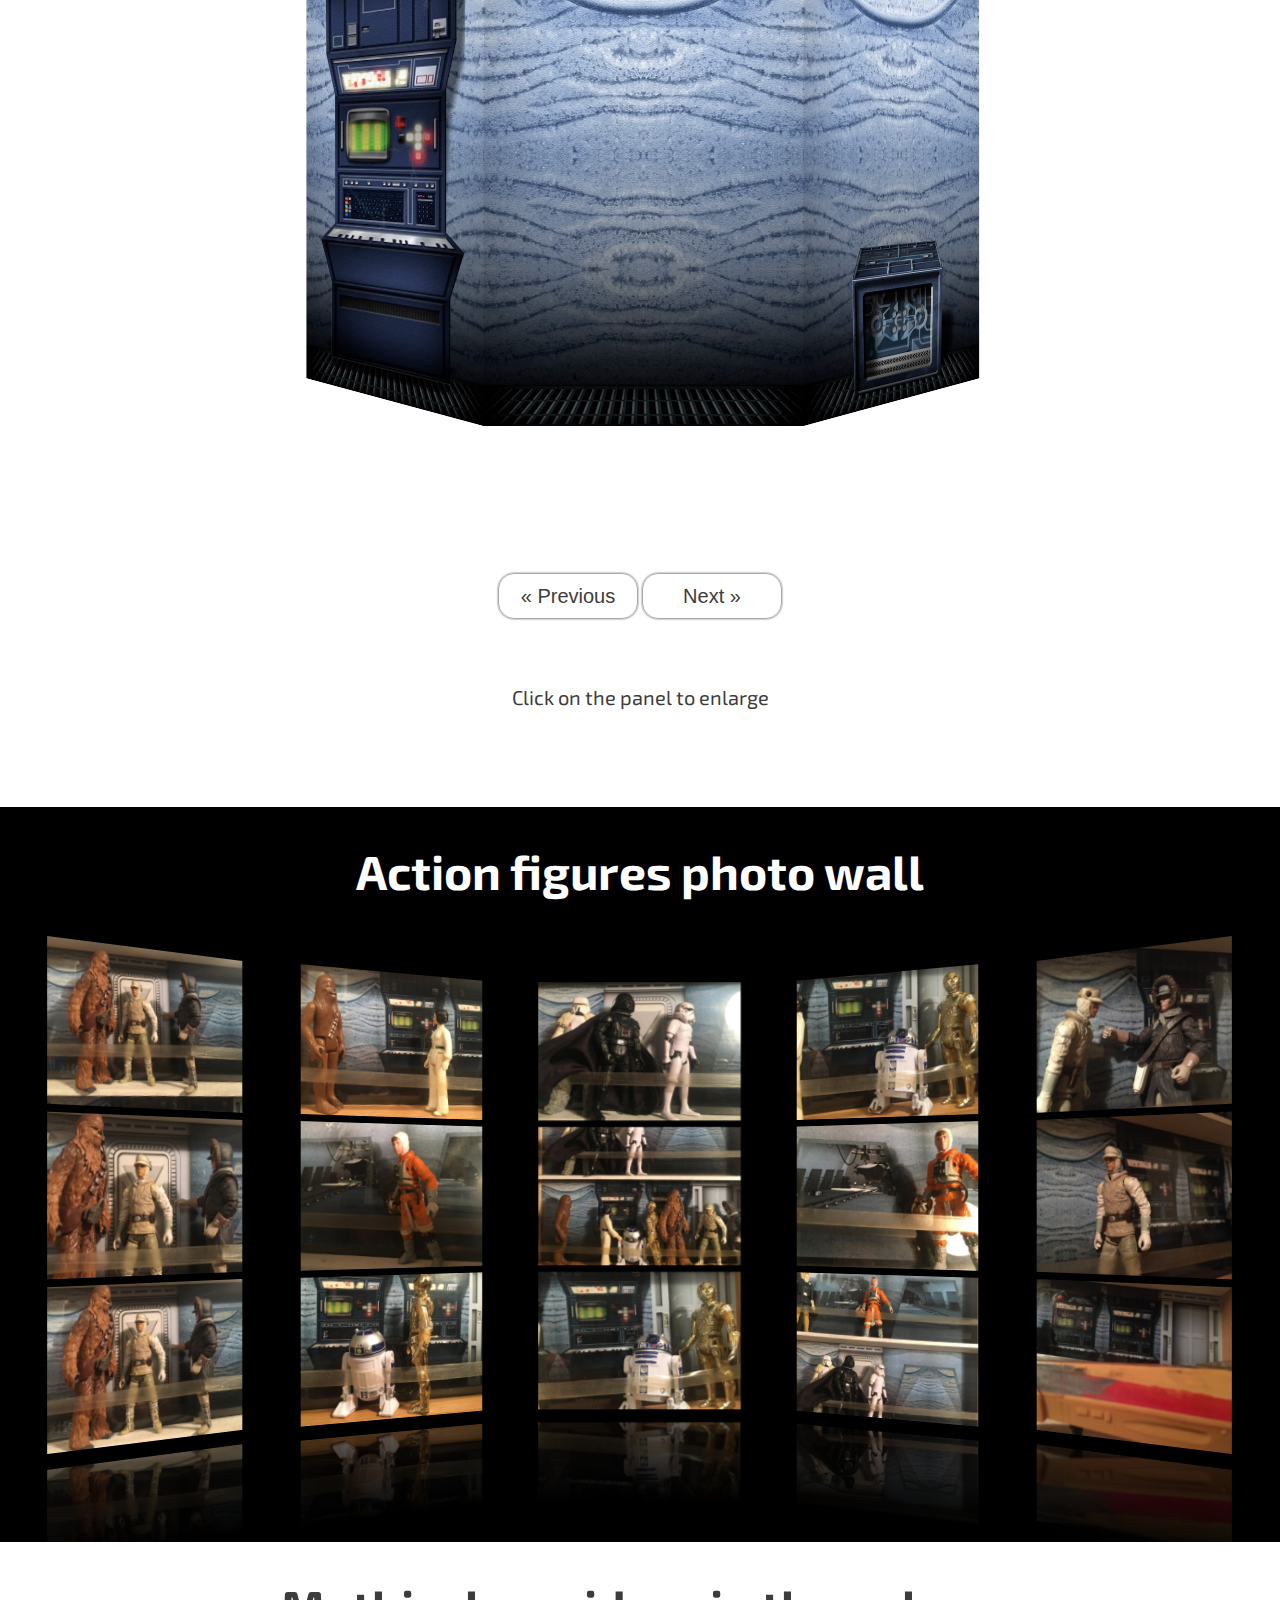
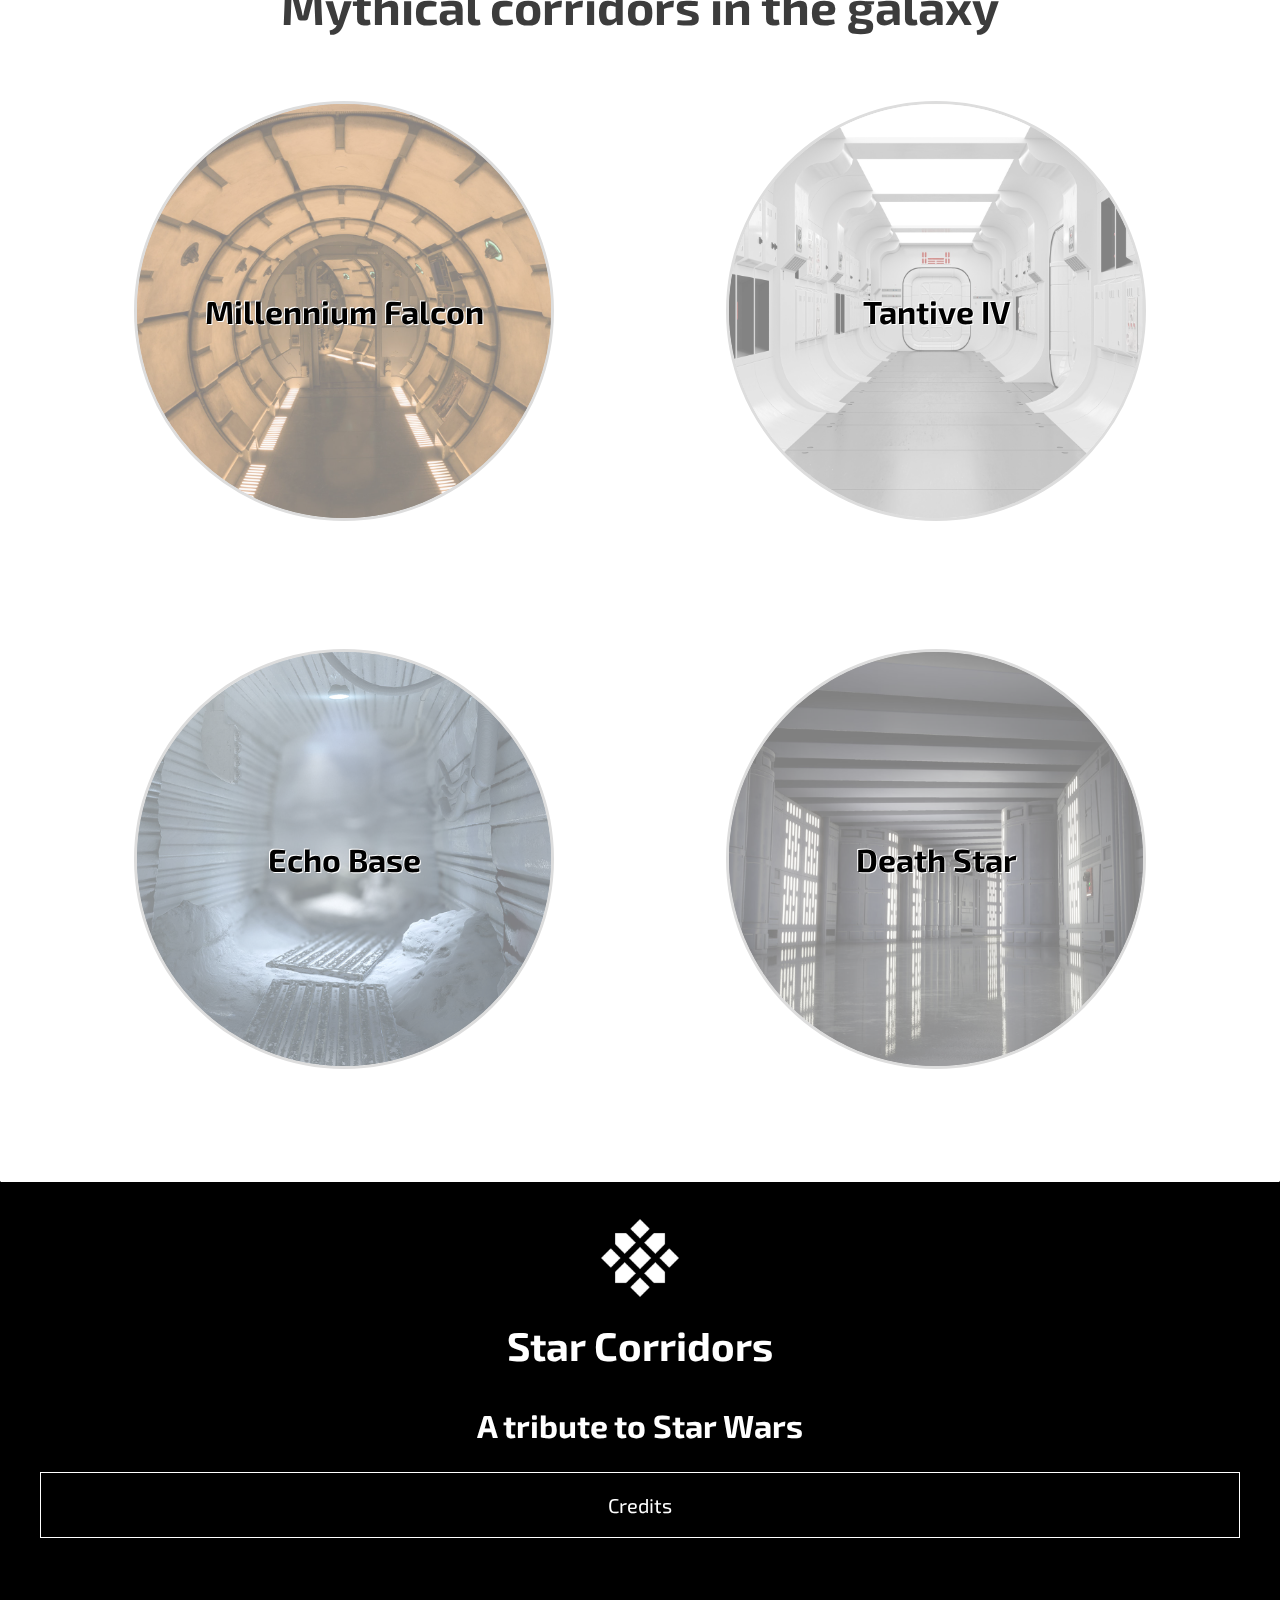
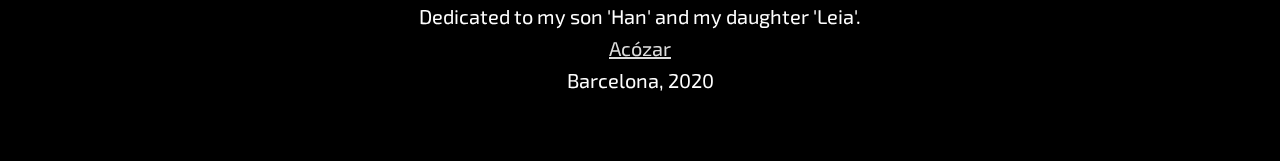
<file: corridors/echo-base.html>
<!DOCTYPE html>
<html lang="en">
	<head>
		<meta charset="utf-8">
		<!-- Metadata -->
		<title>Star Corridors: the Echo Base</title>
		<meta name="viewport" content="width=device-width, initial-scale=1.0">
		<meta name="description" content="Free and Printable Star Wars Backgrounds for Action Figures">
		<meta name="keywords" content="DIY SCI-FI TOYS">
		<meta name="author" content="Acózar">
		
		<!-- Metadata: GeoTags -->
		<meta name="geo.region" content="Catalunya">
		<meta name="geo.placename" content="Barcelona">
		<meta name="geo.position" content="41.426812,2.234972">
		<meta name="ICBM" content="41.426812;2.234972">
		
		<!-- Screen styles -->
		<link href="../src/styles/screen.components.min.css" rel="stylesheet" media="screen">
		<link href="../src/styles/star-corridors.css" rel="stylesheet" media="screen">
		<link href="../src/styles/simple-lightbox.min.css" rel="stylesheet" media="screen">
		<link href="../src/styles/audioplayer.css" rel="stylesheet" media="screen">
		<link href="https://fonts.googleapis.com/css2?family=Exo+2:wght@400;800&display=swap" rel="stylesheet">
		<script src="../src/scripts/prefixfree.min.js" type="text/javascript"></script>

		<!-- Print styles -->
		<link href="../src/styles/print.css" rel="stylesheet" media="print">
		
		<!-- If iexplorer :( -->
		<!--[if lt IE 9]><script src="../src/styles/html5shiv.js"></script><![endif]-->
		<!--[if IE]><link rel="stylesheet" type="text/css" href="../src/styles/iexplorer.css" /><![endif]-->
	
		<!-- No Script styles -->		
		<noscript><link href="../src/styles/noscript.css" rel="stylesheet" media="screen"></noscript>
		
		<!-- Site Feed -->
		<link rel="alternate" type="application/rss+xml" title="rss" href="FeedUrl">
		
		<!-- Page Icons -->
		<link rel="apple-touch-icon" sizes="180x180" href="../src/ics/apple-touch-icon.png">
		<link rel="icon" type="image/png" sizes="32x32" href="../src/ics/favicon-32x32.png">
		<link rel="icon" type="image/png" sizes="16x16" href="../src/ics/favicon-16x16.png">
		<link rel="manifest" href="../src/ics/site.webmanifest">
		<link rel="mask-icon" href="../src/ics/safari-pinned-tab.svg" color="#333333">
		<link rel="shortcut icon" href="../src/ics/favicon.ico">
		<meta name="msapplication-TileColor" content="#ffffff">
		<meta name="msapplication-config" content="../src/ics/browserconfig.xml">
		<meta name="theme-color" content="#ffffff">
		
	</head>
	<body>
		<div id="page-loader"><span class="preloader"></span></div>
		<!-- Page content -->		
		<div id="page" class="page">
		
			<nav id="site-nav">
				<div>
					<div class="site-title">
						<a href="../index.html" title="Star Corridors">STAR CORRIDORS</a>
					</div>
					<a href="../index.html" title="Star Corridors"><img src="../src/ics/star-corridors-icon.png" alt="Star Corridors"></a>
					<div class="site-download">
						<a href="../downloads/star-corridors-pack.zip" title="Download the Star Corridors Pack">Download</a>
					</div>
				 </div>
			</nav>

			<header class="battle-in-hoth">
				<div>
					<div class="at-at"><img src="../src/img/at-at.png" alt="AT-AT"></div>
					<div class="laser"><img src="../src/img/laser.png" alt="Laser"></div>
					<div class="laser"><img src="../src/img/laser.png" alt="Laser"></div>
					<div class="laser"><img src="../src/img/laser.png" alt="Laser"></div>
					<div class="laser"><img src="../src/img/laser.png" alt="Laser"></div>
					<div class="snowspeeder"><img src="../src/img/snowspeeder.png" alt="Snowspeeder"></div>
					<div class="echo-base-titles">
						<h1 class="motion-title">The Echo Base</h1>
						<h2 class="motion-description"><small>Corridor</small></h2>
					</div>
				</div>
			</header>
			
			<main id="page-main">
				<div>
				
					<section class="soundtrack">
						<div>
								<audio class="sw-player">
									<source src="../src/audio/han-leia-theme.mp3">
								</audio>
								<em><small><a class="sw-player-mute">Play</a></small></em>
								<em><small><a class="sw-player-mute" style="display: none;">Mute</a></small></em>
								<div class="sw-player-status"><img src="../src/img/equalizer-muted.gif"></div>
								<div class="sw-player-status" style="display:none;"><img src="../src/img/equalizer.gif"></div>
								<h6>Soundtrack</h6>
							</div>
						</section>
						
						<section class="scene3D">
							<div>
								<h2>The Echo Base Corridor</h2>
								<div class="scene">
									  <div class="carousel">
									    <div class="carousel__cell"><a href="../src/thumbnails/sw-base-panel-echo-base-corridor.jpg"><img src="../src/thumbnails/sw-base-panel-echo-base-corridor.jpg"  title="Echo Base Corridor"><label>Echo Base Corridor</label></a></div>
									    <div class="carousel__cell"><a href="../src/thumbnails/sw-base-panel-echo-base-corridor-box.jpg"><img src="../src/thumbnails/sw-base-panel-echo-base-corridor-box.jpg"  title="Echo Base Corridor Box"><label>Echo Base Corridor Box</label></a></div>
									    <div class="carousel__cell"><a href="../src/thumbnails/sw-base-panel-echo-base-corridor-open-door.jpg"><img src="../src/thumbnails/sw-base-panel-echo-base-corridor-open-door.jpg"  title="Echo Base Corridor Open Door"><label>Echo Base Corridor Open Door</label></a></div>
									    <div class="carousel__cell"><a href="../src/thumbnails/sw-base-panel-echo-base-corridor-hangar-r.jpg"><img src="../src/thumbnails/sw-base-panel-echo-base-corridor-hangar-r.jpg"  title="Echo Base Corridor Hangar R"><label>Echo Base Corridor Hangar R</label></a></div>
									    <div class="carousel__cell"><a href="../src/thumbnails/sw-base-panel-echo-base-corridor-hangar-l.jpg"><img src="../src/thumbnails/sw-base-panel-echo-base-corridor-hangar-l.jpg"  title="Echo Base Corridor Hangar L"><label>Echo Base Corridor Hangar L</label></a></div>
									    <div class="carousel__cell"><a href="../src/thumbnails/sw-base-panel-echo-base-corridor.jpg"><img src="../src/thumbnails/sw-base-panel-echo-base-corridor.jpg"  title="Echo Base Corridor"><label>Echo Base Corridor</label></a></div>
									    <div class="carousel__cell"><a href="../src/thumbnails/sw-base-panel-echo-base-corridor-closed-door.jpg"><img src="../src/thumbnails/sw-base-panel-echo-base-corridor-closed-door.jpg"  title="Echo Base Corridor Closed Door"><label>Echo Base Corridor Closed Door</label></a></div>
									    <div class="carousel__cell"><a href="../src/thumbnails/sw-base-panel-echo-base-corridor-box.jpg"><img src="../src/thumbnails/sw-base-panel-echo-base-corridor-box.jpg"  title="Echo Base Corridor Box"><label>Echo Base Corridor Box</label></a></div>
									    <div class="carousel__cell"><a href="../src/thumbnails/sw-base-panel-echo-base-corridor-console.jpg"><img src="../src/thumbnails/sw-base-panel-echo-base-corridor-console.jpg"  title="Echo Base Corridor Console"><label>Echo Base Corridor Console</label></a></div>
									  </div>
								</div>
							<hr>
							<p>
							  <button class="carousel-previous-button">&laquo; Previous</button>
							  <button class="carousel-next-button">Next &raquo;</button>
							</p>
							<hr>
							<p>Click on the panel to enlarge</p>
						</div>
					</section>
					
					<hr>
				</div>
			</main>			
			
			<section id="page-section-photo-wall"  class="photo-wall">
				<div>
					<h2>Action figures photo wall</h2>
					<div class="photo-wall-gallery">
						<div class="photo-wall-gallery-column">
							<div>
								<a href="../src/gallery/galactic-corridors-echo-base-sample-1.jpg" title="Corridor sample">
									<img src="../src/gallery/galactic-corridors-echo-base-sample-1.jpg" title="Corridor sample">
								</a>
							</div>
							<div>
								<a href="../src/gallery/galactic-corridors-echo-base-sample-2.jpg" title="Corridor sample">
									<img src="../src/gallery/galactic-corridors-echo-base-sample-2.jpg" title="Corridor sample">
								</a>
							</div>
							<div>
								<a href="../src/gallery/galactic-corridors-echo-base-sample-3.jpg" title="Corridor sample">
									<img src="../src/gallery/galactic-corridors-echo-base-sample-3.jpg" title="Corridor sample">
								</a>
							</div>
						</div>
						<div class="photo-wall-gallery-column">
							<div>
								<a href="../src/gallery/galactic-corridors-echo-base-sample-4.jpg" title="Corridor sample">
									<img src="../src/gallery/galactic-corridors-echo-base-sample-4.jpg" title="Corridor sample">
								</a>
							</div>
							<div>
								<a href="../src/gallery/galactic-corridors-echo-base-sample-5.jpg" title="Corridor sample">
									<img src="../src/gallery/galactic-corridors-echo-base-sample-5.jpg" title="Corridor sample">
								</a>
							</div>
							<div>
								<a href="../src/gallery/galactic-corridors-echo-base-sample-6.jpg" title="Corridor sample">
									<img src="../src/gallery/galactic-corridors-echo-base-sample-6.jpg" title="Corridor sample">
								</a>
							</div>
						</div>
						<div class="photo-wall-gallery-column">
							<div>
								<a href="../src/gallery/galactic-corridors-echo-base-sample-7.jpg" title="Corridor sample">
									<img src="../src/gallery/galactic-corridors-echo-base-sample-7.jpg" title="Corridor sample">
								</a>
							</div>
							<div>
								<a href="../src/gallery/galactic-corridors-echo-base-sample-8.jpg" title="Corridor sample">
									<img src="../src/gallery/galactic-corridors-echo-base-sample-8.jpg" title="Corridor sample">
								</a>
							</div>
							<div>
								<a href="../src/gallery/galactic-corridors-echo-base-sample-9.jpg" title="Corridor sample">
									<img src="../src/gallery/galactic-corridors-echo-base-sample-9.jpg" title="Corridor sample">
								</a>
							</div>
						</div>
						<div class="photo-wall-gallery-column">
							<div>
								<a href="../src/gallery/galactic-corridors-echo-base-sample-10.jpg" title="Corridor sample">
									<img src="../src/gallery/galactic-corridors-echo-base-sample-10.jpg" title="Corridor sample">
								</a>
							</div>
							<div>
								<a href="../src/gallery/galactic-corridors-echo-base-sample-11.jpg" title="Corridor sample">
									<img src="../src/gallery/galactic-corridors-echo-base-sample-11.jpg" title="Corridor sample">
								</a>
							</div>
							<div>
								<a href="../src/gallery/galactic-corridors-echo-base-sample-12.jpg" title="Corridor sample">
									<img src="../src/gallery/galactic-corridors-echo-base-sample-12.jpg" title="Corridor sample">
								</a>
							</div>
						</div>
						<div class="photo-wall-gallery-column">
							<div>
								<a href="../src/gallery/galactic-corridors-echo-base-sample-13.jpg" title="Corridor sample">
									<img src="../src/gallery/galactic-corridors-echo-base-sample-13.jpg" title="Corridor sample">
								</a>
							</div>
							<div>
								<a href="../src/gallery/galactic-corridors-echo-base-sample-14.jpg" title="Corridor sample">
									<img src="../src/gallery/galactic-corridors-echo-base-sample-14.jpg" title="Corridor sample">
								</a>
							</div>
							<div>
								<a href="../src/gallery/galactic-corridors-echo-base-sample-15.jpg" title="Corridor sample">
									<img src="../src/gallery/galactic-corridors-echo-base-sample-15.jpg" title="Corridor sample">
								</a>
							</div>
						</div>
						<hr>
					</div>
					<hr>
				</div>
			</section>
			
			<section id="page-section-corridors" class="corridors">
				<div>
					<h2>Mythical corridors in the galaxy</h2>
					<div class="corridors-showcase">
						<div>
							<a href="millennium-falcon.html" title="The Millennium Falcon Corridor">
								<figure>
									<img src="../src/img/millennium-falcon-corridor.jpg" alt="The Millennium Falcon Corridor">
									<figcaption>Millennium Falcon</figcaption>
								</figure>	
							</a>
						</div>
						<div>
							<a href="tantive.html" title="The Tantive IV Corridor">
								<figure>
									<img src="../src/img/tantive-corridor.jpg" alt="The Tantive IV Corridor">
									<figcaption>Tantive IV</figcaption>
								</figure>	
							</a>
						</div>
						<div>
							<a href="echo-base.html" title="The Echo Base Corridor">
								<figure>
									<img src="../src/img/echo-base-corridor.jpg" alt="The Echo Base Corridor">
									<figcaption>Echo Base</figcaption>
								</figure>	
							</a>
						</div>
						<div>
							<a href="death-star.html" title="The Death Star Corridor">
								<figure>
									<img src="../src/img/death-star-corridor.jpg" alt="The Death Star Corridor">
									<figcaption>Death Star</figcaption>
								</figure>	
							</a>
						</div>
					</div>
				</div>
			</section>	
			
			<footer id="page-footer">
				<div>
					<a href="https://starcorridors.github.io" title="Star Corridors"><img src="../src/ics/star-corridors-logo-white.png" alt="logo" class="motion-logo"></a>
					<h3>Star Corridors</h3>
					<h5>A tribute to Star Wars</h5>
					<div class="collapser">
						<em><label for="credits-2">Credits</label></em>
						<input type="checkbox" id="credits-2" name="checkcollapser" hidden>
						<div hidden>
							<h5>Copyright note</h5>
							<p><a href="https://www.starwars.com" title="Star Wars Official website">Star Wars</a> is an epic space-opera media franchise created by <a href="https://en.wikipedia.org/wiki/George_Lucas" title="George Lucas at Wikipedia">George Lucas</a>. </p>
							<p><a href="https://en.wikipedia.org/wiki/Star_Wars" title="Star Wars at Wikipedia">Star Wars</a> and all the characters, artwork, stories and other elements associated are property of <a href="https://www.lucasfilm.com" title="Lucasfilm official website">Lucasfilm Ltd. LLC</a>.</p>
							<p>This website is a tribute to the emblematic universe created by George Lucas, licensed to the public under the Creative Commons Attribution-NonCommercial-ShareAlike 4.0 license, or CC-BY-NC-SA. A human-readable summary of this license is available at <a href="https://creativecommons.org/licenses/by-nc-sa/4.0/" title="Creative Commons License 4.0">CC4.0</a>.</p>
							<hr>
							<h5>By</h5>
							<p>Star Corridors is an idea, created, designed and coded by <a href="http://acozar.github.io" title="Acózar's webite">Acózar</a>.</p>
							<hr>
							<h5>Panel designs</h5>
							<p>All corridors panels are designed by <a href="http://acozar.github.io" title="Acózar's webite">Acózar</a>. Death Star, Tantive IV and Echo Base panels are inspired from originals decals by Frank Diorio (<a href="https://dioramaworkshop.com" title="Diorama Workshop">Diorama Workshop</a>). Panels can be downloaded for free to use as backgrounds with action figures dioramas or displays. Non commercial use is allowed.</p>
							<hr>
							<h5>Code</h5>
							<p>This website is hosted at <a href="https://pages.github.com" title="Github Pages">Github Pages</a> and coded on HTML, CSS and Javascript.</p>
							<p>Code can be downloaded from the <a href="https://github.com/starcorridors/starcorridors.github.io" title="Star corridors Repository">Starcorridors</a> repository on <a href="https://github.com/" title="Github">Github</a>.</p>
							<p>CSS hyperspace inspired by <a href="https://codepen.io/noahblon/pen/GKflw" title="CSS hyperspace">Noah Blon</a>.</p>
							<p>CSS crawl titles inspired by <a href="https://css-tricks.com/snippets/css/star-wars-crawl-text/" title="CSS crawl titles">Geoff Graham from CSS tricks</a>.</p>
							<p>CSS 3D carousel inspired by <a href="http://paio-co-kr.github.io/carousel-3d/" title="3D carousel">3D carousel</a>.</p>
							<p>This website uses <a href="https://jquery.com" title="jQuery">jQuery</a>, <a href="https://simplelightbox.com" title="Simple lightbox by André Rinas">Simple lightbox</a> and <a href="https://leaverou.github.io/prefixfree/" title="Prefixfree">Prefixfree</a>. </p>
							<hr>
							<h5>Image sources</h5>
							<p>Millennium Falcon from <a href="https://howlmodelinganimationandgames.wordpress.com/2015/08/24/millennium-falcon-now-textured/" title="Howl modeling, animation and games">Howl modeling, animation and games</a>.</p>
							<p>Death Star from <a href="https://www.pngitem.com/middle/xmTJTJ_death-star-star-wars-death-star-hd-png/" title="PNG item">PNG item</a>.</p>
							<p>Tantive IV from <a href="https://starwars.fandom.com/es/wiki/Corbeta_CR90" title="Star Wars Wiki">Star Wars Wiki</a>.</p>
							<p>Star Destroyer from <a href="https://ya-webdesign.com/image/star-destroyer-png/852614.html" title="Ya Web Design">Ya Web Design</a>.</p>
							<p>Tiefighter from <a href="https://www.pngkit.com/bigpic/u2q8a9u2i1o0t4q8/" title="PNG kit">PNG kit</a>.</p>
							<p>AT-AT from <a href="https://www.reddit.com/r/cutouts/comments/3rldie/atat_cutout/" title="Reddit">Reddit</a>.</p>
							<p>Snowspeeder from <a href="https://starwars.fandom.com/wiki/T-47_airspeeder/Legends" title="Wookieepedia">Wookieepedia</a>.</p>
							<hr>
							<h5>Music</h5>
							<p>Themes from Star Wars films soundtrack: 'Star Wars Main Theme', 'The Force Theme', 'Yoda's Theme', 'Han and Leia Theme'.</p>
							<p>All music composed by <a href="https://en.wikipedia.org/wiki/John_Williams" title="John Williams at Wikipedia">John Williams</a>, edited and arranged by <a href="http://acozar.github.io" title="Acózar's webite">Acózar</a> with a little bit of <a href="https://www.apple.com/es/mac/garageband/" title="Garage Band App">Garage Band</a>.</p>
							<hr>
						</div>
					</div>
					<hr>
					<p>Dedicated to my son 'Han' and my daughter 'Leia'.</p>
					<p><a href="http://acozar.github.io" title="Acózar's webite">Acózar</a></p>
					<p>Barcelona, 2020</p>
				</div>
			</footer>
			
		</div><!-- /#page -->
		  
		<!-- Out of page
		================================================== -->	


		<!-- Scripts
		================================================== -->
		<script src="../src/scripts/ga.js" type="text/javascript"></script>
		<script src="../src/scripts/jquery.js" type="text/javascript"></script>
		<script src="../src/scripts/carousel3d.js" type="text/javascript"></script>
		<script src="../src/scripts/simple-lightbox.min.js" type="text/javascript"></script>
		<script src="../src/scripts/sw-player.js" type="text/javascript"></script>
		<script type="text/javascript">
		$(function() {
			var lightbox = new SimpleLightbox('a[href$=".jpg"]', { /* options */ });
		});
        $(document).ready(function () { 
            $(".reload-button").click(function () { 
                location.reload(true); 
            }); 
        }); 
		$(window).load(function(){
		    $('#page-loader').fadeOut(500);
		});
   		 </script> 
	</body>
</html>
</file>
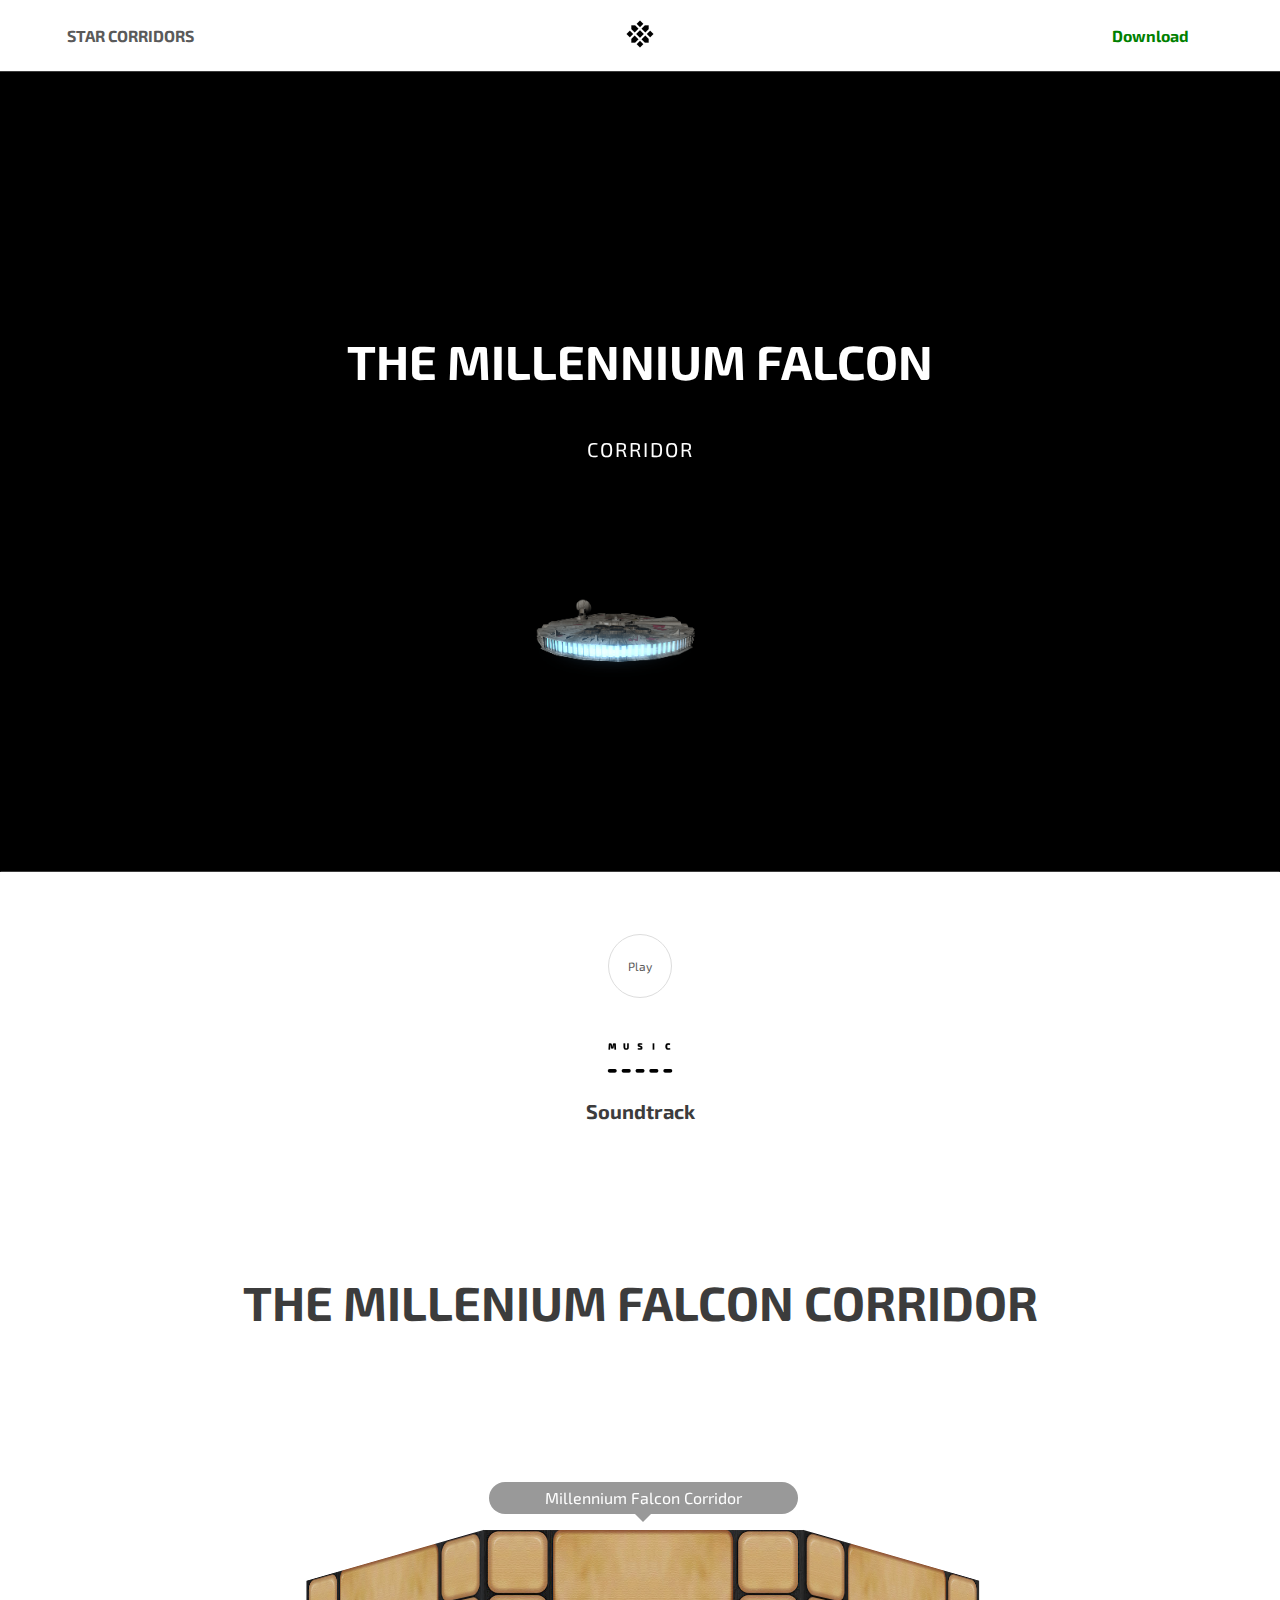
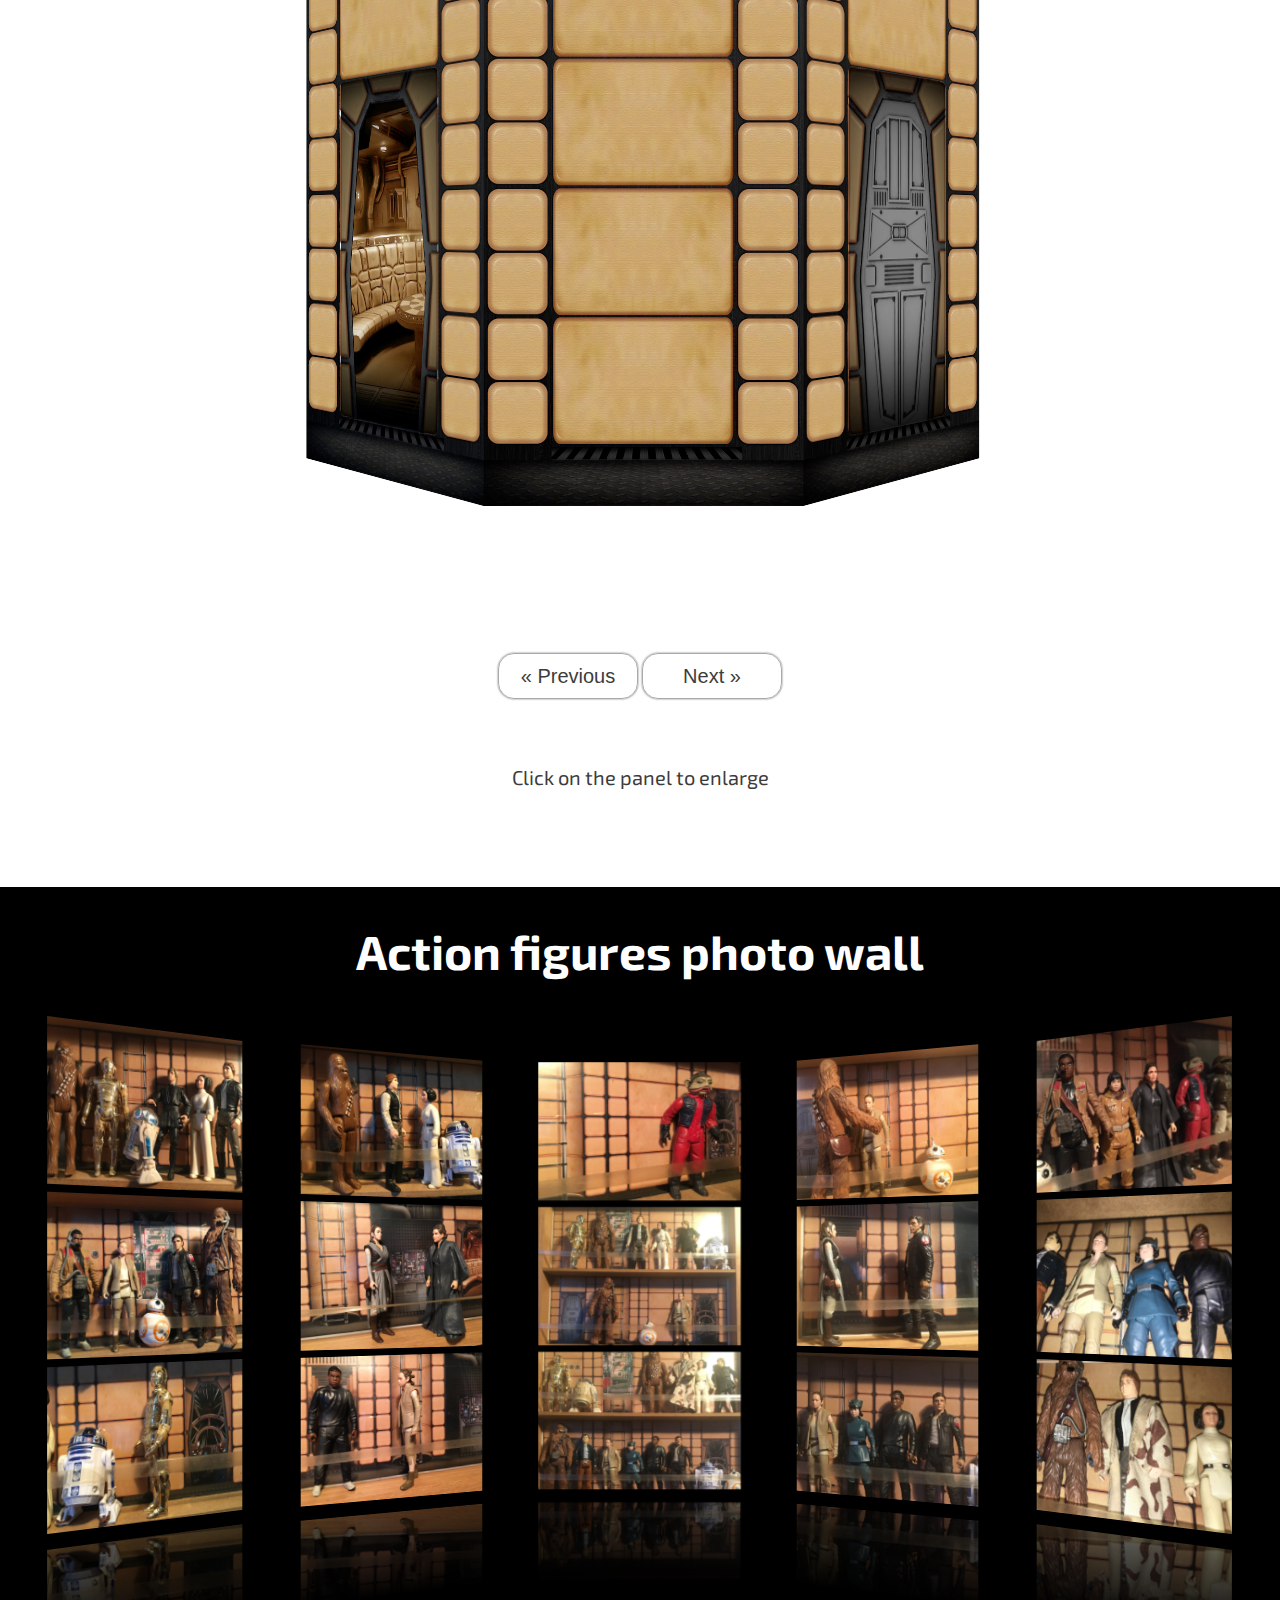
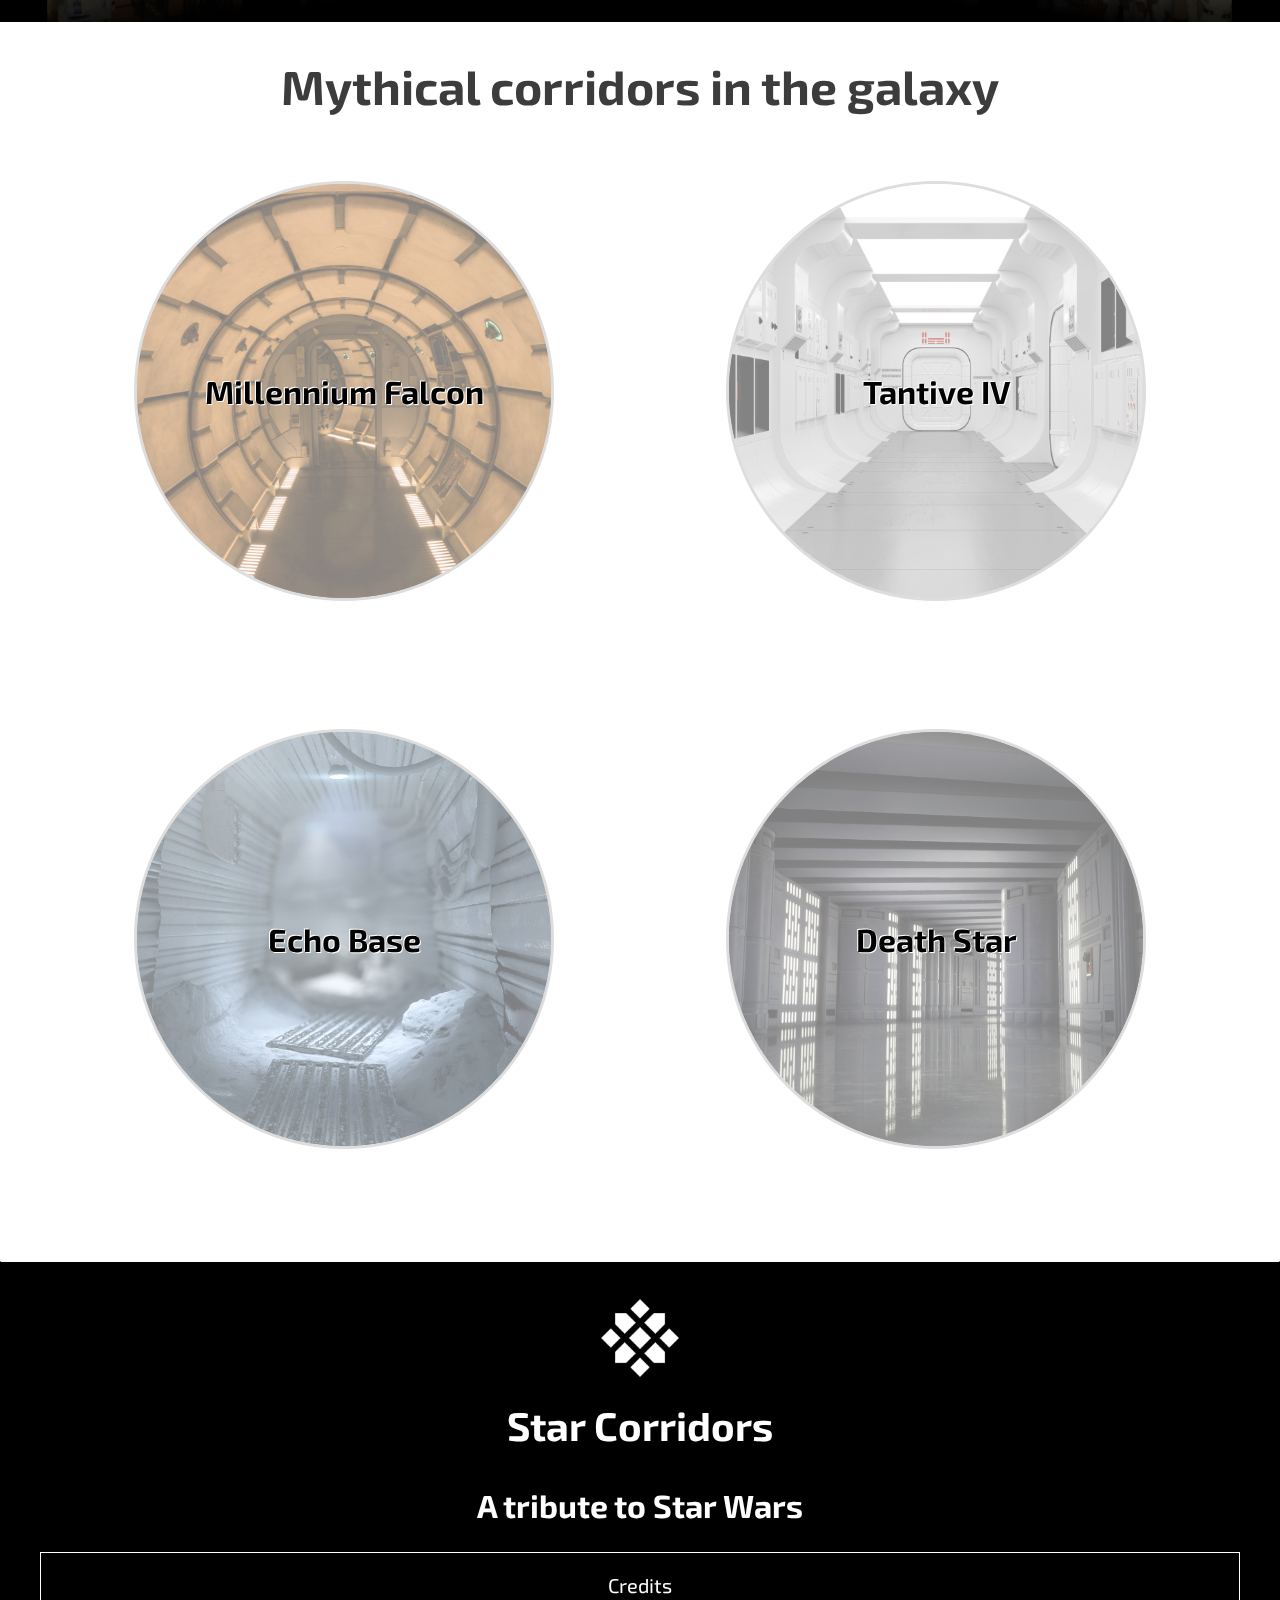
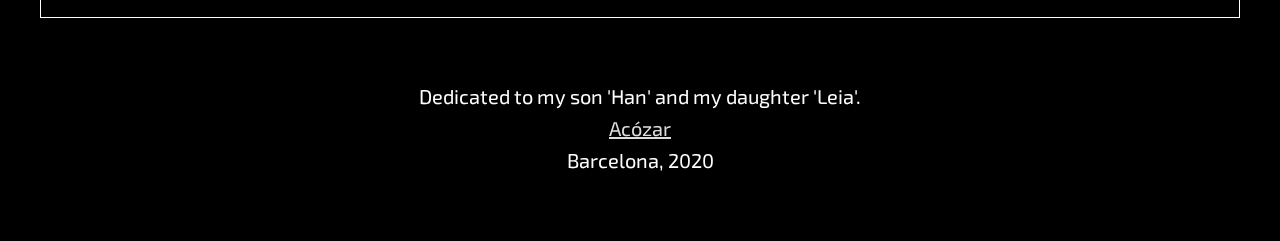
<file: corridors/millennium-falcon.html>
<!DOCTYPE html>
<html lang="en">
	<head>
		<meta charset="utf-8">
		<!-- Metadata -->
		<title>Star Corridors: the Millennium Falcon</title>
		<meta name="viewport" content="width=device-width, initial-scale=1.0">
		<meta name="description" content="Free and Printable Star Wars Backgrounds for Action Figures">
		<meta name="keywords" content="DIY SCI-FI TOYS">
		<meta name="author" content="Acózar">
		
		<!-- Metadata: GeoTags -->
		<meta name="geo.region" content="Catalunya">
		<meta name="geo.placename" content="Barcelona">
		<meta name="geo.position" content="41.426812,2.234972">
		<meta name="ICBM" content="41.426812;2.234972">
		
		<!-- Screen styles -->
		<link href="../src/styles/screen.components.min.css" rel="stylesheet" media="screen">
		<link href="../src/styles/star-corridors.css" rel="stylesheet" media="screen">
		<link href="../src/styles/simple-lightbox.min.css" rel="stylesheet" media="screen">
		<link href="../src/styles/audioplayer.css" rel="stylesheet" media="screen">
		<link href="https://fonts.googleapis.com/css2?family=Exo+2:wght@400;800&display=swap" rel="stylesheet">
		<script src="../src/scripts/prefixfree.min.js" type="text/javascript"></script>

		<!-- Print styles -->
		<link href="../src/styles/print.css" rel="stylesheet" media="print">
		
		<!-- If iexplorer :( -->
		<!--[if lt IE 9]><script src="../src/styles/html5shiv.js"></script><![endif]-->
		<!--[if IE]><link rel="stylesheet" type="text/css" href="../src/styles/iexplorer.css" /><![endif]-->
	
		<!-- No Script styles -->		
		<noscript><link href="../src/styles/noscript.css" rel="stylesheet" media="screen"></noscript>
		
		<!-- Site Feed -->
		<link rel="alternate" type="application/rss+xml" title="rss" href="FeedUrl">
		
		<!-- Page Icons -->
		<link rel="apple-touch-icon" sizes="180x180" href="../src/ics/apple-touch-icon.png">
		<link rel="icon" type="image/png" sizes="32x32" href="../src/ics/favicon-32x32.png">
		<link rel="icon" type="image/png" sizes="16x16" href="../src/ics/favicon-16x16.png">
		<link rel="manifest" href="../src/ics/site.webmanifest">
		<link rel="mask-icon" href="../src/ics/safari-pinned-tab.svg" color="#333333">
		<link rel="shortcut icon" href="../src/ics/favicon.ico">
		<meta name="msapplication-TileColor" content="#ffffff">
		<meta name="msapplication-config" content="../src/ics/browserconfig.xml">
		<meta name="theme-color" content="#ffffff">
		
	</head>
	<body>
		<div id="page-loader"><span class="preloader"></span></div>
		<!-- Page content -->		
		<div id="page" class="page">
		
			<nav id="site-nav">
				<div>
					<div class="site-title">
						<a href="../index.html" title="Star Corridors">STAR CORRIDORS</a>
					</div>
					<a href="../index.html" title="Star Corridors"><img src="../src/ics/star-corridors-icon.png" alt="Star Corridors"></a>
					<div class="site-download">
						<a href="../downloads/star-corridors-pack.zip" title="Download the Star Corridors Pack">Download</a>
					</div>
				 </div>
			</nav>

			<header class="hyperspace">
				<div class="motion-display">
				  <h2 class="motion-title">The Millennium Falcon</h3>
				  <h3 class="motion-description"><small>Corridor</small></h3>
				</div>
				<div class="hyperspace-scene">
					  <div class="hyperspace-wrap">
					      <div class="hyperspace-wall hyperspace-wall-right"></div>
					      <div class="hyperspace-wall hyperspace-wall-left"></div>   
					      <div class="hyperspace-wall hyperspace-wall-top"></div>
					      <div class="hyperspace-wall hyperspace-wall-bottom"></div> 
					      <div class="hyperspace-wall hyperspace-wall-back"></div>    
					  </div>
					  <div class="hyperspace-wrap">
					      <div class="hyperspace-wall hyperspace-wall-right"></div>
					      <div class="hyperspace-wall hyperspace-wall-left"></div>   
					      <div class="hyperspace-wall hyperspace-wall-top"></div>
					      <div class="hyperspace-wall hyperspace-wall-bottom"></div>   
					      <div class="hyperspace-wall hyperspace-wall-back"></div>    
					  </div>
				</div>
				<span class="millennium-falcon-back"><img src="../src/img/millennium-falcon-back.png" alt=""></span>
			</header>
			
			<main id="page-main">
				<div>
				
					<section class="soundtrack">
						<div>
								<audio class="sw-player">
									<source src="../src/audio/force-theme.mp3">
								</audio>
								<em><small><a class="sw-player-mute">Play</a></small></em>
								<em><small><a class="sw-player-mute" style="display: none;">Mute</a></small></em>
								<div class="sw-player-status"><img src="../src/img/equalizer-muted.gif"></div>
								<div class="sw-player-status" style="display:none;"><img src="../src/img/equalizer.gif"></div>
								<h6>Soundtrack</h6>
							</div>
						</section>
						
						<section class="scene3D">
							<div>
								<h2>The Millenium Falcon Corridor</h2>
								<div class="scene">
								  <div class="carousel">
								    <div class="carousel__cell"><a href="../src/thumbnails/sw-base-panel-millennium-corridor.jpg"><img src="../src/thumbnails/sw-base-panel-millennium-corridor.jpg"  title="Millennium Falcon Corridor"><label>Millennium Falcon Corridor</label></a></div>
								    <div class="carousel__cell"><a href="../src/thumbnails/sw-base-panel-millennium-corridor-door.jpg"><img src="../src/thumbnails/sw-base-panel-millennium-corridor-door.jpg"  title="Millennium Falcon Corridor Door"><label>Millennium Falcon Corridor Door</label></a></div>
								    <div class="carousel__cell"><a href="../src/thumbnails/sw-base-panel-millennium-corridor-air.jpg"><img src="../src/thumbnails/sw-base-panel-millennium-corridor-air.jpg"  title="Millennium Falcon Corridor Air"><label>Millennium Falcon Corridor Air</label></a></div>
								    <div class="carousel__cell"><a href="../src/thumbnails/sw-base-panel-millennium-corridor-access.jpg"><img src="../src/thumbnails/sw-base-panel-millennium-corridor-access.jpg"  title="Millennium Falcon Corridor Access"><label>Millennium Falcon Corridor Access</label></a></div>
								    <div class="carousel__cell"><a href="../src/thumbnails/sw-base-panel-millennium-corridor.jpg"><img src="../src/thumbnails/sw-base-panel-millennium-corridor.jpg"  title="Millennium Falcon Corridor"><label>Millennium Falcon Corridor</label></a></div>
								    <div class="carousel__cell"><a href="../src/thumbnails/sw-base-panel-millennium-corridor-cockpit.jpg"><img src="../src/thumbnails/sw-base-panel-millennium-corridor-cockpit.jpg"  title="Millennium Falcon Corridor Cockpit"><label>Millennium Falcon Corridor Cockpit</label></a></div>
								    <div class="carousel__cell"><a href="../src/thumbnails/sw-base-panel-millennium-corridor-guns.jpg"><img src="../src/thumbnails/sw-base-panel-millennium-corridor-guns.jpg"  title="Millennium Falcon Corridor Guns"><label>Millennium Falcon Corridor Guns</label></a></div>
								    <div class="carousel__cell"><a href="../src/thumbnails/sw-base-panel-millennium-corridor-ladder.jpg"><img src="../src/thumbnails/sw-base-panel-millennium-corridor-ladder.jpg"  title="Millennium Falcon Corridor Ladder"><label>Millennium Falcon Corridor Ladder</label></a></div>
								    <div class="carousel__cell"><a href="../src/thumbnails/sw-base-panel-millennium-corridor-gameboard.jpg"><img src="../src/thumbnails/sw-base-panel-millennium-corridor-gameboard.jpg"  title="Millennium Falcon Corridor" Board><label>Millennium Falcon Corridor Board</label></a></div>
								  </div>
								</div>
							<hr>
							<p>
							  <button class="carousel-previous-button">&laquo; Previous</button>
							  <button class="carousel-next-button">Next &raquo;</button>
							</p>
							<hr>
							<p>Click on the panel to enlarge</p>
						</div>
					</section>

					<hr>
				</div>
			</main>	
			
			<section id="page-section-photo-wall" class="photo-wall">
				<div>
					<h2>Action figures photo wall</h2>
					<div class="photo-wall-gallery">
						<div class="photo-wall-gallery-column">
							<div>
								<a href="../src/gallery/galactic-corridors-millennium-falcon-sample-1.jpg" title="Corridor sample">
									<img src="../src/gallery/galactic-corridors-millennium-falcon-sample-1.jpg" title="Corridor sample">
								</a>
							</div>
							<div>
								<a href="../src/gallery/galactic-corridors-millennium-falcon-sample-2.jpg" title="Corridor sample">
									<img src="../src/gallery/galactic-corridors-millennium-falcon-sample-2.jpg" title="Corridor sample">
								</a>
							</div>
							<div>
								<a href="../src/gallery/galactic-corridors-millennium-falcon-sample-3.jpg" title="Corridor sample">
									<img src="../src/gallery/galactic-corridors-millennium-falcon-sample-3.jpg" title="Corridor sample">
								</a>
							</div>
						</div>
						<div class="photo-wall-gallery-column">
							<div>
								<a href="../src/gallery/galactic-corridors-millennium-falcon-sample-4.jpg" title="Corridor sample">
									<img src="../src/gallery/galactic-corridors-millennium-falcon-sample-4.jpg" title="Corridor sample">
								</a>
							</div>
							<div>
								<a href="../src/gallery/galactic-corridors-millennium-falcon-sample-5.jpg" title="Corridor sample">
									<img src="../src/gallery/galactic-corridors-millennium-falcon-sample-5.jpg" title="Corridor sample">
								</a>
							</div>
							<div>
								<a href="../src/gallery/galactic-corridors-millennium-falcon-sample-6.jpg" title="Corridor sample">
									<img src="../src/gallery/galactic-corridors-millennium-falcon-sample-6.jpg" title="Corridor sample">
								</a>
							</div>
						</div>
						<div class="photo-wall-gallery-column">
							<div>
								<a href="../src/gallery/galactic-corridors-millennium-falcon-sample-7.jpg" title="Corridor sample">
									<img src="../src/gallery/galactic-corridors-millennium-falcon-sample-7.jpg" title="Corridor sample">
								</a>
							</div>
							<div>
								<a href="../src/gallery/galactic-corridors-millennium-falcon-sample-8.jpg" title="Corridor sample">
									<img src="../src/gallery/galactic-corridors-millennium-falcon-sample-8.jpg" title="Corridor sample">
								</a>
							</div>
							<div>
								<a href="../src/gallery/galactic-corridors-millennium-falcon-sample-9.jpg" title="Corridor sample">
									<img src="../src/gallery/galactic-corridors-millennium-falcon-sample-9.jpg" title="Corridor sample">
								</a>
							</div>
						</div>
						<div class="photo-wall-gallery-column">
							<div>
								<a href="../src/gallery/galactic-corridors-millennium-falcon-sample-10.jpg" title="Corridor sample">
									<img src="../src/gallery/galactic-corridors-millennium-falcon-sample-10.jpg" title="Corridor sample">
								</a>
							</div>
							<div>
								<a href="../src/gallery/galactic-corridors-millennium-falcon-sample-11.jpg" title="Corridor sample">
									<img src="../src/gallery/galactic-corridors-millennium-falcon-sample-11.jpg" title="Corridor sample">
								</a>
							</div>
							<div>
								<a href="../src/gallery/galactic-corridors-millennium-falcon-sample-12.jpg" title="Corridor sample">
									<img src="../src/gallery/galactic-corridors-millennium-falcon-sample-12.jpg" title="Corridor sample">
								</a>
							</div>
						</div>
						<div class="photo-wall-gallery-column">
							<div>
								<a href="../src/gallery/galactic-corridors-millennium-falcon-sample-13.jpg" title="Corridor sample">
									<img src="../src/gallery/galactic-corridors-millennium-falcon-sample-13.jpg" title="Corridor sample">
								</a>
							</div>
							<div>
								<a href="../src/gallery/galactic-corridors-millennium-falcon-sample-14.jpg" title="Corridor sample">
									<img src="../src/gallery/galactic-corridors-millennium-falcon-sample-14.jpg" title="Corridor sample">
								</a>
							</div>
							<div>
								<a href="../src/gallery/galactic-corridors-millennium-falcon-sample-15.jpg" title="Corridor sample">
									<img src="../src/gallery/galactic-corridors-millennium-falcon-sample-15.jpg" title="Corridor sample">
								</a>
							</div>
						</div>
						<hr>
					</div>
					<hr>
				</div>
			</section>



			<section id="page-section-corridors" class="corridors">
				<div>
					<h2>Mythical corridors in the galaxy</h2>
					<div class="corridors-showcase">
						<div>
							<a href="millennium-falcon.html" title="The Millennium Falcon Corridor">
								<figure>
									<img src="../src/img/millennium-falcon-corridor.jpg" alt="The Millennium Falcon Corridor">
									<figcaption>Millennium Falcon</figcaption>
								</figure>	
							</a>
						</div>
						<div>
							<a href="tantive.html" title="The Tantive IV Corridor">
								<figure>
									<img src="../src/img/tantive-corridor.jpg" alt="The Tantive IV Corridor">
									<figcaption>Tantive IV</figcaption>
								</figure>	
							</a>
						</div>
						<div>
							<a href="echo-base.html" title="The Echo Base Corridor">
								<figure>
									<img src="../src/img/echo-base-corridor.jpg" alt="The Echo Base Corridor">
									<figcaption>Echo Base</figcaption>
								</figure>	
							</a>
						</div>
						<div>
							<a href="death-star.html" title="The Death Star Corridor">
								<figure>
									<img src="../src/img/death-star-corridor.jpg" alt="The Death Star Corridor">
									<figcaption>Death Star</figcaption>
								</figure>	
							</a>
						</div>
					</div>
				</div>
			</section>		
			
			<footer id="page-footer">
				<div>
					<a href="https://starcorridors.github.io" title="Star Corridors"><img src="../src/ics/star-corridors-logo-white.png" alt="logo" class="motion-logo"></a>
					<h3>Star Corridors</h3>
					<h5>A tribute to Star Wars</h5>
					<div class="collapser">
						<em><label for="credits-2">Credits</label></em>
						<input type="checkbox" id="credits-2" name="checkcollapser" hidden>
						<div hidden>
							<h5>Copyright note</h5>
							<p><a href="https://www.starwars.com" title="Star Wars Official website">Star Wars</a> is an epic space-opera media franchise created by <a href="https://en.wikipedia.org/wiki/George_Lucas" title="George Lucas at Wikipedia">George Lucas</a>. </p>
							<p><a href="https://en.wikipedia.org/wiki/Star_Wars" title="Star Wars at Wikipedia">Star Wars</a> and all the characters, artwork, stories and other elements associated are property of <a href="https://www.lucasfilm.com" title="Lucasfilm official website">Lucasfilm Ltd. LLC</a>.</p>
							<p>This website is a tribute to the emblematic universe created by George Lucas, licensed to the public under the Creative Commons Attribution-NonCommercial-ShareAlike 4.0 license, or CC-BY-NC-SA. A human-readable summary of this license is available at <a href="https://creativecommons.org/licenses/by-nc-sa/4.0/" title="Creative Commons License 4.0">CC4.0</a>.</p>
							<hr>
							<h5>By</h5>
							<p>Star Corridors is an idea, created, designed and coded by <a href="http://acozar.github.io" title="Acózar's webite">Acózar</a>.</p>
							<hr>
							<h5>Panel designs</h5>
							<p>All corridors panels are designed by <a href="http://acozar.github.io" title="Acózar's webite">Acózar</a>. Death Star, Tantive IV and Echo Base panels are inspired from originals decals by Frank Diorio (<a href="https://dioramaworkshop.com" title="Diorama Workshop">Diorama Workshop</a>). Panels can be downloaded for free to use as backgrounds with action figures dioramas or displays. Non commercial use is allowed.</p>
							<hr>
							<h5>Code</h5>
							<p>This website is hosted at <a href="https://pages.github.com" title="Github Pages">Github Pages</a> and coded on HTML, CSS and Javascript.</p>
							<p>Code can be downloaded from the <a href="https://github.com/starcorridors/starcorridors.github.io" title="Star corridors Repository">Starcorridors</a> repository on <a href="https://github.com/" title="Github">Github</a>.</p>
							<p>CSS hyperspace inspired by <a href="https://codepen.io/noahblon/pen/GKflw" title="CSS hyperspace">Noah Blon</a>.</p>
							<p>CSS crawl titles inspired by <a href="https://css-tricks.com/snippets/css/star-wars-crawl-text/" title="CSS crawl titles">Geoff Graham from CSS tricks</a>.</p>
							<p>CSS 3D carousel inspired by <a href="http://paio-co-kr.github.io/carousel-3d/" title="3D carousel">3D carousel</a>.</p>
							<p>This website uses <a href="https://jquery.com" title="jQuery">jQuery</a>, <a href="https://simplelightbox.com" title="Simple lightbox by André Rinas">Simple lightbox</a> and <a href="https://leaverou.github.io/prefixfree/" title="Prefixfree">Prefixfree</a>. </p>
							<hr>
							<h5>Image sources</h5>
							<p>Millennium Falcon from <a href="https://howlmodelinganimationandgames.wordpress.com/2015/08/24/millennium-falcon-now-textured/" title="Howl modeling, animation and games">Howl modeling, animation and games</a>.</p>
							<p>Death Star from <a href="https://www.pngitem.com/middle/xmTJTJ_death-star-star-wars-death-star-hd-png/" title="PNG item">PNG item</a>.</p>
							<p>Tantive IV from <a href="https://starwars.fandom.com/es/wiki/Corbeta_CR90" title="Star Wars Wiki">Star Wars Wiki</a>.</p>
							<p>Star Destroyer from <a href="https://ya-webdesign.com/image/star-destroyer-png/852614.html" title="Ya Web Design">Ya Web Design</a>.</p>
							<p>Tiefighter from <a href="https://www.pngkit.com/bigpic/u2q8a9u2i1o0t4q8/" title="PNG kit">PNG kit</a>.</p>
							<p>AT-AT from <a href="https://www.reddit.com/r/cutouts/comments/3rldie/atat_cutout/" title="Reddit">Reddit</a>.</p>
							<p>Snowspeeder from <a href="https://starwars.fandom.com/wiki/T-47_airspeeder/Legends" title="Wookieepedia">Wookieepedia</a>.</p>
							<hr>
							<h5>Music</h5>
							<p>Themes from Star Wars films soundtrack: 'Star Wars Main Theme', 'The Force Theme', 'Yoda's Theme', 'Han and Leia Theme'.</p>
							<p>All music composed by <a href="https://en.wikipedia.org/wiki/John_Williams" title="John Williams at Wikipedia">John Williams</a>, edited and arranged by <a href="http://acozar.github.io" title="Acózar's webite">Acózar</a> with a little bit of <a href="https://www.apple.com/es/mac/garageband/" title="Garage Band App">Garage Band</a>.</p>
							<hr>
						</div>
					</div>
					<hr>
					<p>Dedicated to my son 'Han' and my daughter 'Leia'.</p>
					<p><a href="http://acozar.github.io" title="Acózar's webite">Acózar</a></p>
					<p>Barcelona, 2020</p>
				</div>
			</footer>
						
		</div><!-- /#page -->
		  
		<!-- Out of page
		================================================== -->	


		<!-- Scripts
		================================================== -->
		<script src="../src/scripts/ga.js" type="text/javascript"></script>
		<script src="../src/scripts/jquery.js" type="text/javascript"></script>
		<script src="../src/scripts/carousel3d.js" type="text/javascript"></script>
		<script src="../src/scripts/simple-lightbox.min.js" type="text/javascript"></script>
		<script src="../src/scripts/sw-player.js" type="text/javascript"></script>
		<script src="../src/scripts/jquery.mousefollower.js" type="text/javascript"></script>
		<script type="text/javascript">
		$(function() {
			var lightbox = new SimpleLightbox('a[href$=".jpg"]', { /* options */ });
		});
        $(document).ready(function () { 
            $(".reload-button").click(function () { 
                location.reload(true); 
            }); 
			$(".hyperspace").mousefollower({
			 followerSelector: ".millennium-falcon-back"
			});
        }); 
		$(window).load(function(){
		    $('#page-loader').fadeOut(500);
		});
   		 </script> 
	</body>
</html>
</file>
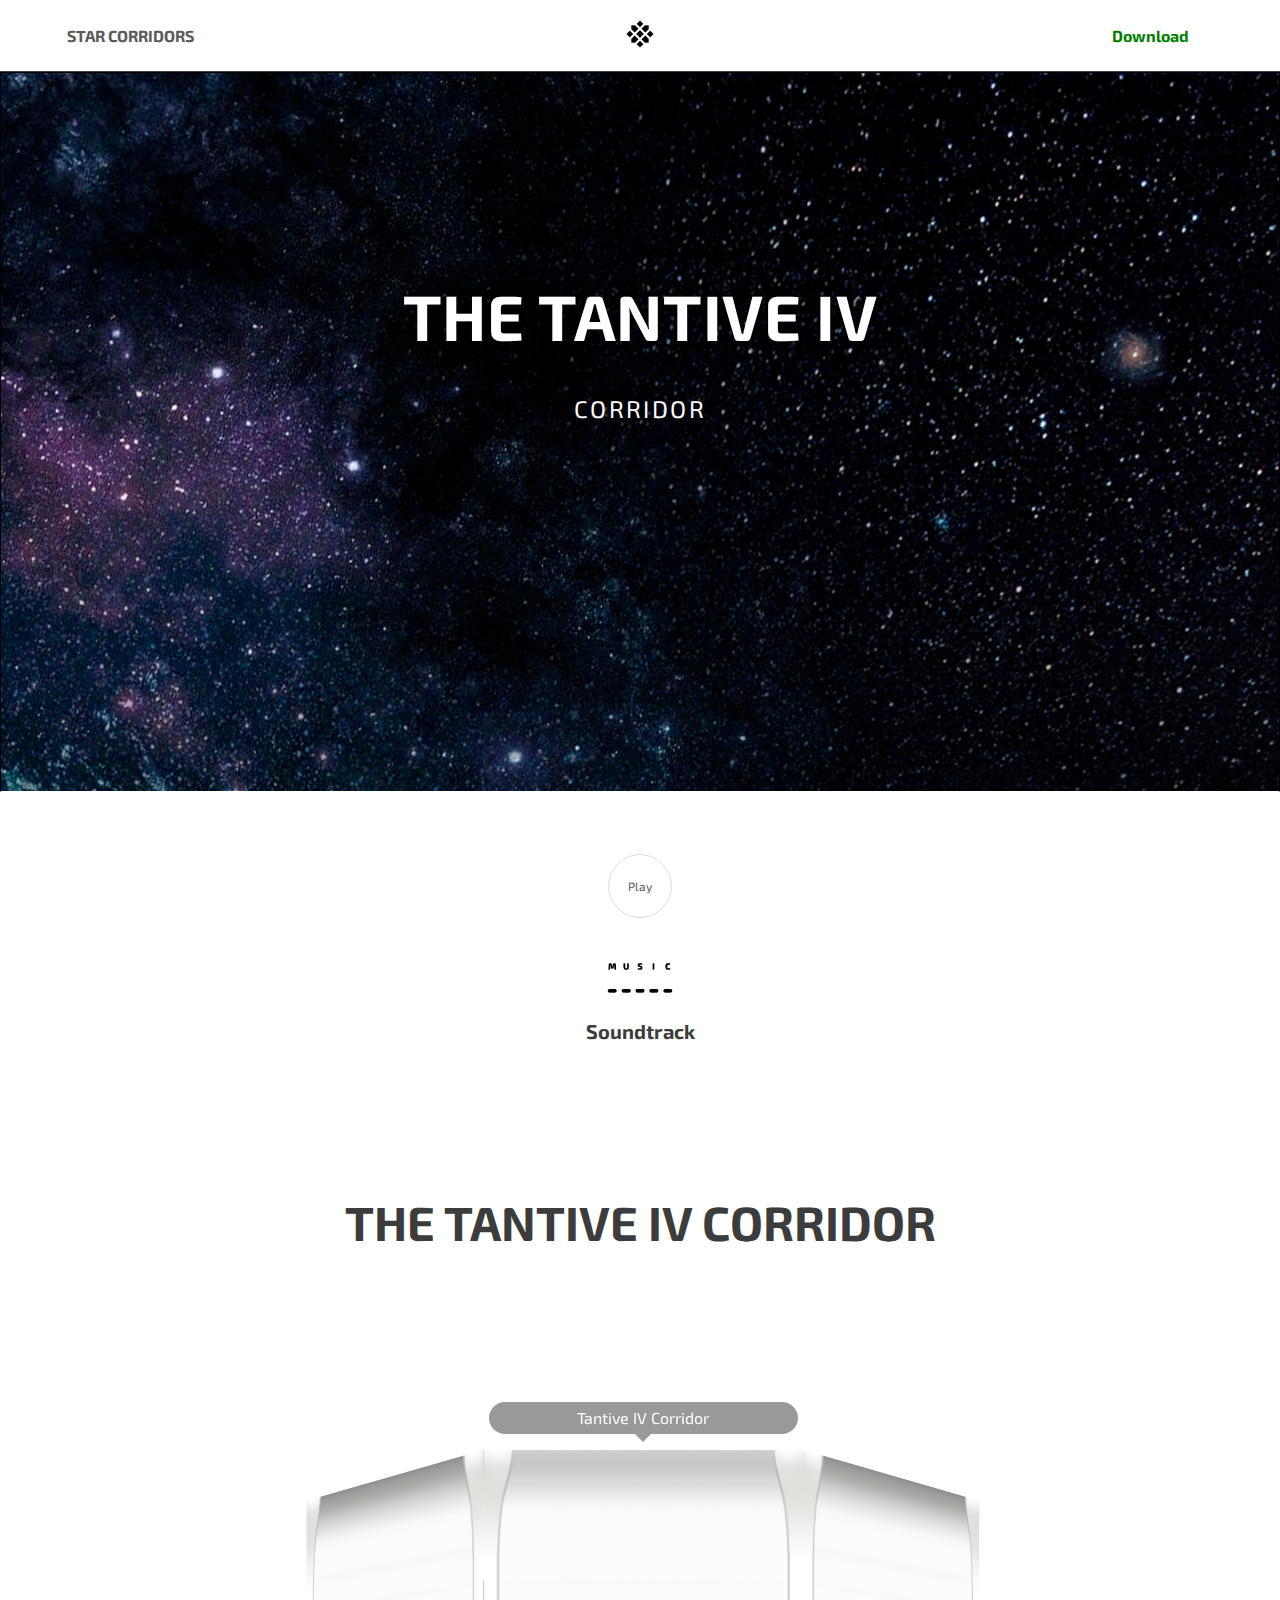
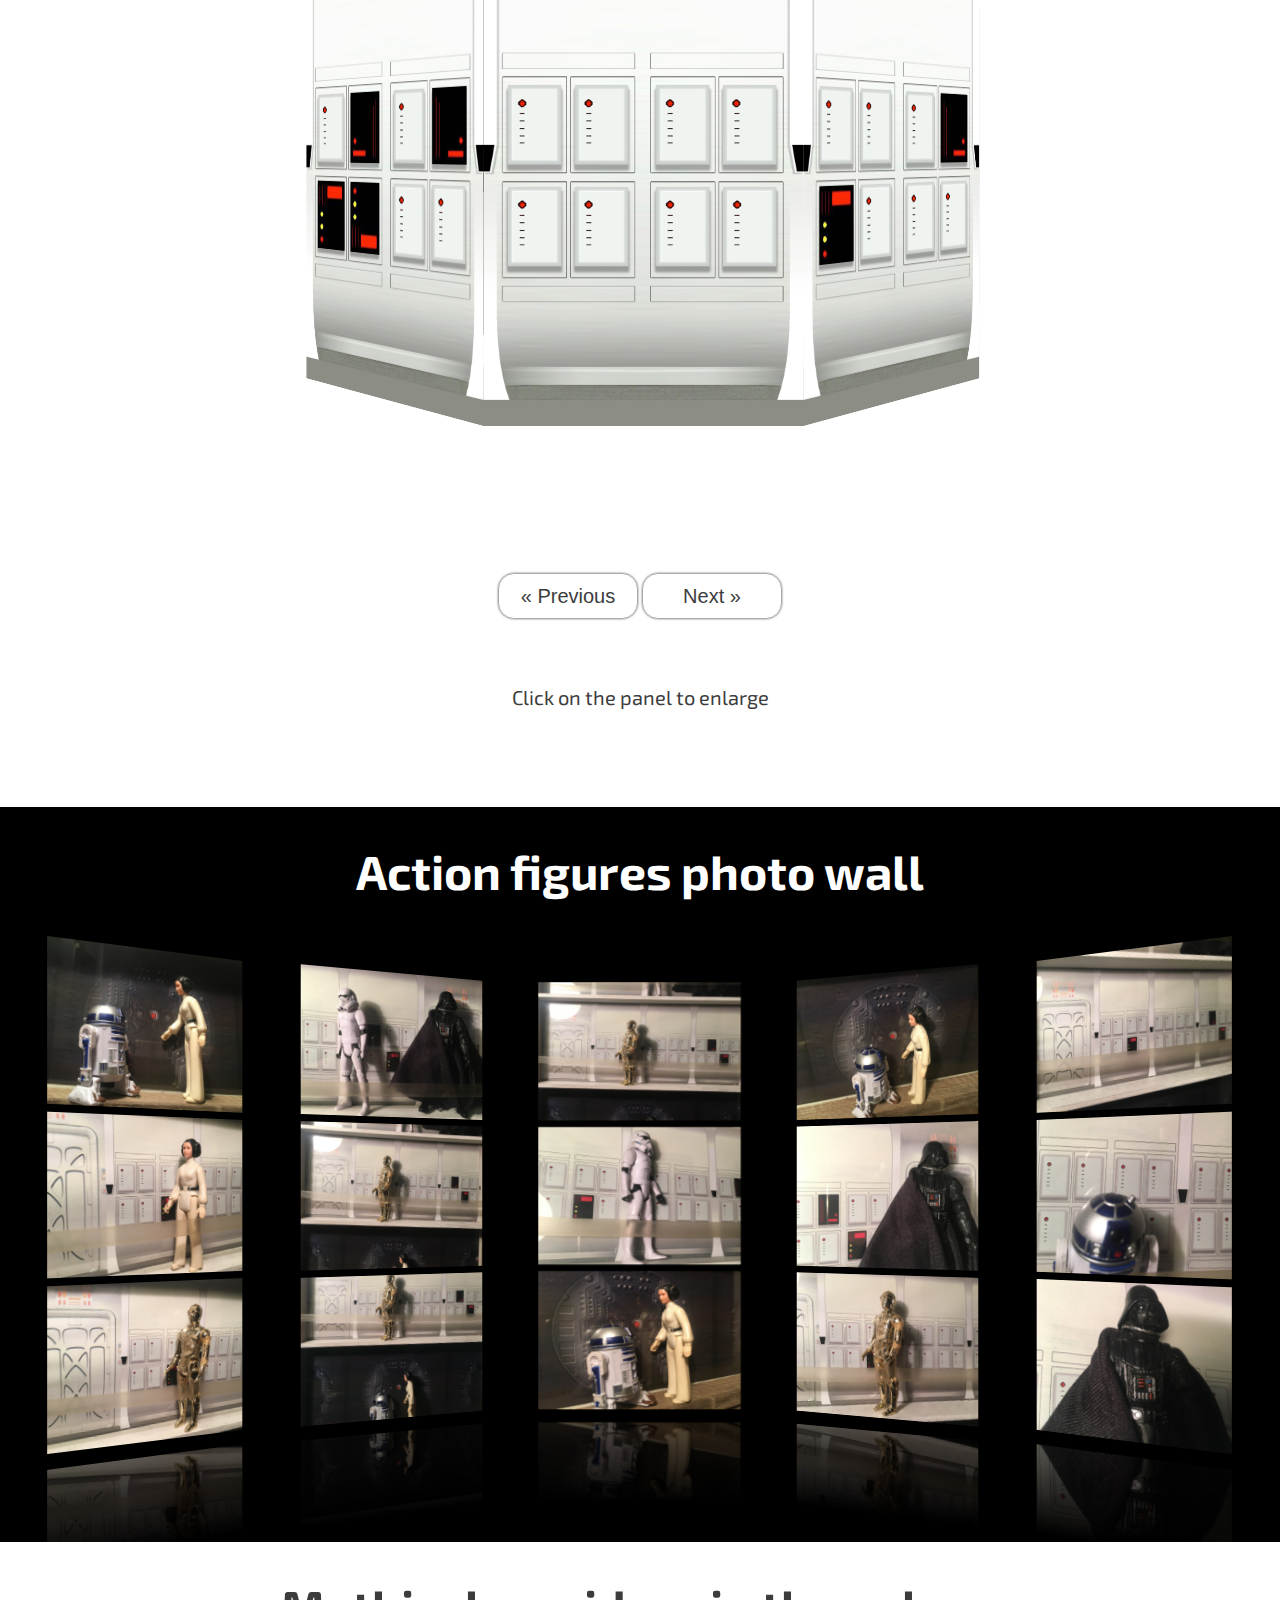
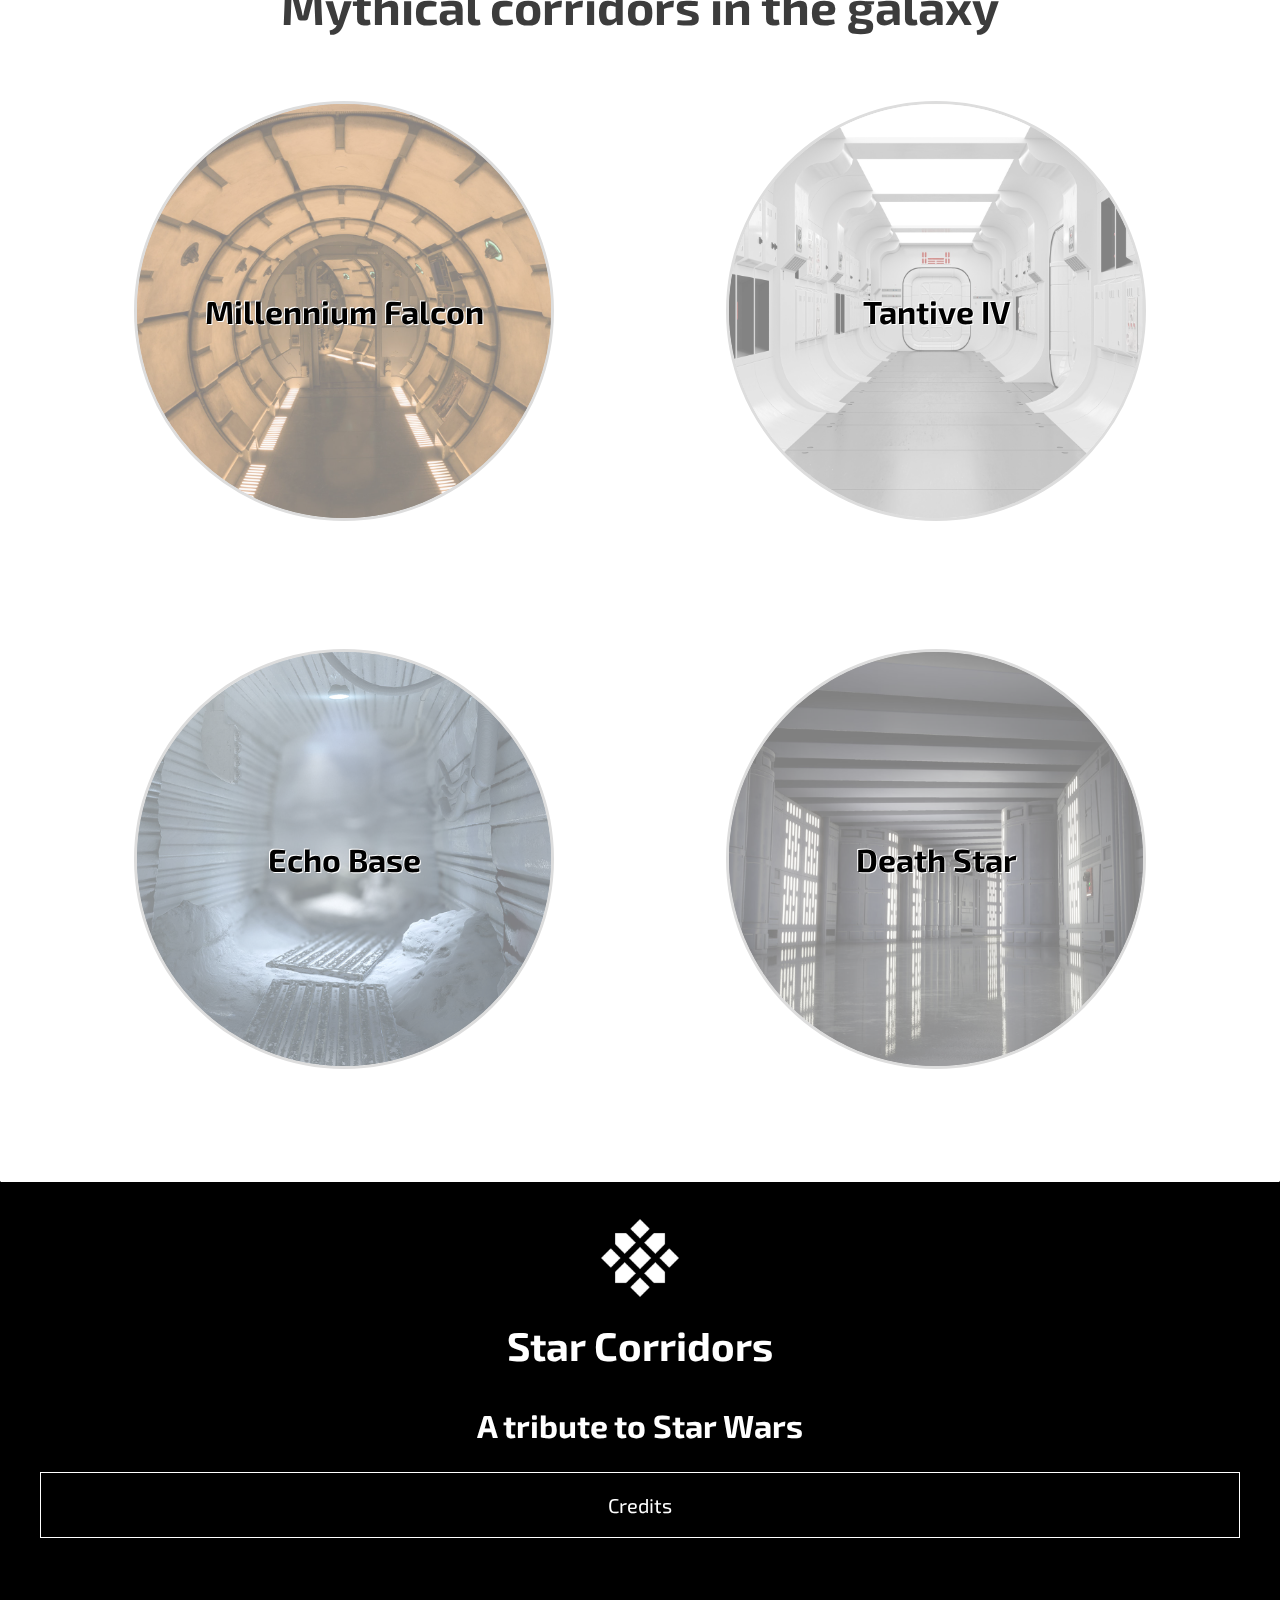
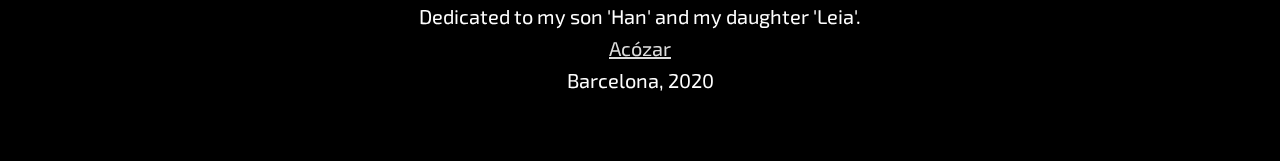
<file: corridors/tantive.html>
<!DOCTYPE html>
<html lang="en">
	<head>
		<meta charset="utf-8">
		<!-- Metadata -->
		<title>Star Corridors: the Tantive IV</title>
		<meta name="viewport" content="width=device-width, initial-scale=1.0">
		<meta name="description" content="Free and Printable Star Wars Backgrounds for Action Figures">
		<meta name="keywords" content="DIY SCI-FI TOYS">
		<meta name="author" content="Acózar">
		
		<!-- Metadata: GeoTags -->
		<meta name="geo.region" content="Catalunya">
		<meta name="geo.placename" content="Barcelona">
		<meta name="geo.position" content="41.426812,2.234972">
		<meta name="ICBM" content="41.426812;2.234972">
		
		<!-- Screen styles -->
		<link href="../src/styles/screen.components.min.css" rel="stylesheet" media="screen">
		<link href="../src/styles/star-corridors.css" rel="stylesheet" media="screen">
		<link href="../src/styles/simple-lightbox.min.css" rel="stylesheet" media="screen">
		<link href="../src/styles/audioplayer.css" rel="stylesheet" media="screen">
		<link href="https://fonts.googleapis.com/css2?family=Exo+2:wght@400;800&display=swap" rel="stylesheet">
		<script src="../src/scripts/prefixfree.min.js" type="text/javascript"></script>

		<!-- Print styles -->
		<link href="../src/styles/print.css" rel="stylesheet" media="print">
		
		<!-- If iexplorer :( -->
		<!--[if lt IE 9]><script src="../src/styles/html5shiv.js"></script><![endif]-->
		<!--[if IE]><link rel="stylesheet" type="text/css" href="../src/styles/iexplorer.css" /><![endif]-->
	
		<!-- No Script styles -->		
		<noscript><link href="../src/styles/noscript.css" rel="stylesheet" media="screen"></noscript>
		
		<!-- Site Feed -->
		<link rel="alternate" type="application/rss+xml" title="rss" href="FeedUrl">
		
		<!-- Page Icons -->
		<link rel="apple-touch-icon" sizes="180x180" href="../src/ics/apple-touch-icon.png">
		<link rel="icon" type="image/png" sizes="32x32" href="../src/ics/favicon-32x32.png">
		<link rel="icon" type="image/png" sizes="16x16" href="../src/ics/favicon-16x16.png">
		<link rel="manifest" href="../src/ics/site.webmanifest">
		<link rel="mask-icon" href="../src/ics/safari-pinned-tab.svg" color="#333333">
		<link rel="shortcut icon" href="../src/ics/favicon.ico">
		<meta name="msapplication-TileColor" content="#ffffff">
		<meta name="msapplication-config" content="../src/ics/browserconfig.xml">
		<meta name="theme-color" content="#ffffff">
		
	</head>
	<body>
		<div id="page-loader"><span class="preloader"></span></div>
		<!-- Page content -->		
		<div id="page" class="page">
		
			<nav id="site-nav">
				<div>
					<div class="site-title">
						<a href="../index.html" title="Star Corridors">STAR CORRIDORS</a>
					</div>
					<a href="../index.html" title="Star Corridors"><img src="../src/ics/star-corridors-icon.png" alt="Star Corridors"></a>
					<div class="site-download">
						<a href="../downloads/star-corridors-pack.zip" title="Download the Star Corridors Pack">Download</a>
					</div>
				 </div>
			</nav>

			<header class="princess-in-danger">
				<div>
					<div class="tantive-ship"><img src="../src/img/tantive.png" alt="Tantive IV"></div>
					<div class="laser"><img src="../src/img/laser.png" alt="Laser"></div>
					<div class="laser"><img src="../src/img/laser.png" alt="Laser"></div>
					<div class="laser"><img src="../src/img/laser.png" alt="Laser"></div>
					<div class="laser"><img src="../src/img/laser.png" alt="Laser"></div>
					<div class="tie-hunter"><img src="../src/img/tie-hunter.png" alt="Tie Hunter"></div>
					<div class="tantive-titles">
						<h1 class="motion-title">The Tantive IV</h1>
						<h2 class="motion-description"><small>Corridor</small></h2>
					</div>
				</div>
			</header>
			
			<main id="page-main">
				<div>
				
					<section class="soundtrack">
						<div>
								<audio class="sw-player">
									<source src="../src/audio/force-of-tao.mp3">
								</audio>
								<em><small><a class="sw-player-mute">Play</a></small></em>
								<em><small><a class="sw-player-mute" style="display: none;">Mute</a></small></em>
								<div class="sw-player-status"><img src="../src/img/equalizer-muted.gif"></div>
								<div class="sw-player-status" style="display:none;"><img src="../src/img/equalizer.gif"></div>
								<h6>Soundtrack</h6>
							</div>
						</section>
						
						<section class="scene3D">
							<div>
								<h2>The Tantive IV Corridor</h2>
								<div class="scene">
									  <div class="carousel">
									    <div class="carousel__cell"><a href="../src/thumbnails/sw-base-panel-tantive-corridor-a.jpg"><img src="../src/thumbnails/sw-base-panel-tantive-corridor-a.jpg"  title="Tantive IV Corridor"><label>Tantive IV Corridor</label></a></div>
									    <div class="carousel__cell"><a href="../src/thumbnails/sw-base-panel-tantive-corridor-b.jpg"><img src="../src/thumbnails/sw-base-panel-tantive-corridor-b.jpg"  title="Tantive IV Corridor "><label>Tantive IV Corridor</label></a></div>
									    <div class="carousel__cell"><a href="../src/thumbnails/sw-base-panel-tantive-corridor-c.jpg"><img src="../src/thumbnails/sw-base-panel-tantive-corridor-c.jpg"  title="Tantive IV Corridor C"><label>Tantive IV Corridor  C</label></a></div>
									    <div class="carousel__cell"><a href="../src/thumbnails/sw-base-panel-tantive-corridor-closed-door.jpg"><img src="../src/thumbnails/sw-base-panel-tantive-corridor-closed-door.jpg"  title="Tantive IV Corridor"><label>Tantive IV Corridor Closed Door</label></a></div>
									    <div class="carousel__cell"><a href="../src/thumbnails/sw-base-panel-tantive-corridor-machines-l.jpg"><img src="../src/thumbnails/sw-base-panel-tantive-corridor-machines-l.jpg"  title="Tantive IV Corridor Machines L"><label>Tantive IV Corridor Machines L</label></a></div>
									    <div class="carousel__cell"><a href="../src/thumbnails/sw-base-panel-tantive-corridor-machines-r.jpg"><img src="../src/thumbnails/sw-base-panel-tantive-corridor-machines-r.jpg"  title="Tantive IV Corridor Machines R"><label>Tantive IV Corridor Machines R</label></a></div>
									    <div class="carousel__cell"><a href="../src/thumbnails/sw-base-panel-tantive-corridor-open-door.jpg"><img src="../src/thumbnails/sw-base-panel-tantive-corridor-open-door.jpg"  title="Tantive IV Corridor Open Door"><label>Tantive IV Corridor Open Door</label></a></div>
									    <div class="carousel__cell"><a href="../src/thumbnails/sw-base-panel-tantive-corridor-d.jpg"><img src="../src/thumbnails/sw-base-panel-tantive-corridor-d.jpg"  title="Tantive IV Corridor D"><label>Tantive IV Corridor D</label></a></div>
									    <div class="carousel__cell"><a href="../src/thumbnails/sw-base-panel-tantive-corridor-e.jpg"><img src="../src/thumbnails/sw-base-panel-tantive-corridor-e.jpg"  title="Tantive IV Corridor E"><label>Tantive IV Corridor E</label></a></div>
									  </div>
								</div>
							<hr>
							<p>
							  <button class="carousel-previous-button">&laquo; Previous</button>
							  <button class="carousel-next-button">Next &raquo;</button>
							</p>
							<hr>
							<p>Click on the panel to enlarge</p>
						</div>
					</section>
					
					<hr>
				</div>
			</main>			
			
			<section id="page-section-photo-wall"  class="photo-wall">
				<div>
					<h2>Action figures photo wall</h2>
					<div class="photo-wall-gallery">
						<div class="photo-wall-gallery-column">
							<div>
								<a href="../src/gallery/galactic-corridors-tantive-sample-1.jpg" title="Corridor sample">
									<img src="../src/gallery/galactic-corridors-tantive-sample-1.jpg" title="Corridor sample">
								</a>
							</div>
							<div>
								<a href="../src/gallery/galactic-corridors-tantive-sample-2.jpg" title="Corridor sample">
									<img src="../src/gallery/galactic-corridors-tantive-sample-2.jpg" title="Corridor sample">
								</a>
							</div>
							<div>
								<a href="../src/gallery/galactic-corridors-tantive-sample-3.jpg" title="Corridor sample">
									<img src="../src/gallery/galactic-corridors-tantive-sample-3.jpg" title="Corridor sample">
								</a>
							</div>
						</div>
						<div class="photo-wall-gallery-column">
							<div>
								<a href="../src/gallery/galactic-corridors-tantive-sample-4.jpg" title="Corridor sample">
									<img src="../src/gallery/galactic-corridors-tantive-sample-4.jpg" title="Corridor sample">
								</a>
							</div>
							<div>
								<a href="../src/gallery/galactic-corridors-tantive-sample-5.jpg" title="Corridor sample">
									<img src="../src/gallery/galactic-corridors-tantive-sample-5.jpg" title="Corridor sample">
								</a>
							</div>
							<div>
								<a href="../src/gallery/galactic-corridors-tantive-sample-6.jpg" title="Corridor sample">
									<img src="../src/gallery/galactic-corridors-tantive-sample-6.jpg" title="Corridor sample">
								</a>
							</div>
						</div>
						<div class="photo-wall-gallery-column">
							<div>
								<a href="../src/gallery/galactic-corridors-tantive-sample-7.jpg" title="Corridor sample">
									<img src="../src/gallery/galactic-corridors-tantive-sample-7.jpg" title="Corridor sample">
								</a>
							</div>
							<div>
								<a href="../src/gallery/galactic-corridors-tantive-sample-8.jpg" title="Corridor sample">
									<img src="../src/gallery/galactic-corridors-tantive-sample-8.jpg" title="Corridor sample">
								</a>
							</div>
							<div>
								<a href="../src/gallery/galactic-corridors-tantive-sample-9.jpg" title="Corridor sample">
									<img src="../src/gallery/galactic-corridors-tantive-sample-9.jpg" title="Corridor sample">
								</a>
							</div>
						</div>
						<div class="photo-wall-gallery-column">
							<div>
								<a href="../src/gallery/galactic-corridors-tantive-sample-10.jpg" title="Corridor sample">
									<img src="../src/gallery/galactic-corridors-tantive-sample-10.jpg" title="Corridor sample">
								</a>
							</div>
							<div>
								<a href="../src/gallery/galactic-corridors-tantive-sample-11.jpg" title="Corridor sample">
									<img src="../src/gallery/galactic-corridors-tantive-sample-11.jpg" title="Corridor sample">
								</a>
							</div>
							<div>
								<a href="../src/gallery/galactic-corridors-tantive-sample-12.jpg" title="Corridor sample">
									<img src="../src/gallery/galactic-corridors-tantive-sample-12.jpg" title="Corridor sample">
								</a>
							</div>
						</div>
						<div class="photo-wall-gallery-column">
							<div>
								<a href="../src/gallery/galactic-corridors-tantive-sample-13.jpg" title="Corridor sample">
									<img src="../src/gallery/galactic-corridors-tantive-sample-13.jpg" title="Corridor sample">
								</a>
							</div>
							<div>
								<a href="../src/gallery/galactic-corridors-tantive-sample-14.jpg" title="Corridor sample">
									<img src="../src/gallery/galactic-corridors-tantive-sample-14.jpg" title="Corridor sample">
								</a>
							</div>
							<div>
								<a href="../src/gallery/galactic-corridors-tantive-sample-15.jpg" title="Corridor sample">
									<img src="../src/gallery/galactic-corridors-tantive-sample-15.jpg" title="Corridor sample">
								</a>
							</div>
						</div>
						<hr>
					</div>
					<hr>
				</div>
			</section>
			
			<section id="page-section-corridors" class="corridors">
				<div>
					<h2>Mythical corridors in the galaxy</h2>
					<div class="corridors-showcase">
						<div>
							<a href="millennium-falcon.html" title="The Millennium Falcon Corridor">
								<figure>
									<img src="../src/img/millennium-falcon-corridor.jpg" alt="The Millennium Falcon Corridor">
									<figcaption>Millennium Falcon</figcaption>
								</figure>	
							</a>
						</div>
						<div>
							<a href="tantive.html" title="The Tantive IV Corridor">
								<figure>
									<img src="../src/img/tantive-corridor.jpg" alt="The Tantive IV Corridor">
									<figcaption>Tantive IV</figcaption>
								</figure>	
							</a>
						</div>
						<div>
							<a href="echo-base.html" title="The Echo Base Corridor">
								<figure>
									<img src="../src/img/echo-base-corridor.jpg" alt="The Echo Base Corridor">
									<figcaption>Echo Base</figcaption>
								</figure>	
							</a>
						</div>
						<div>
							<a href="death-star.html" title="The Death Star Corridor">
								<figure>
									<img src="../src/img/death-star-corridor.jpg" alt="The Death Star Corridor">
									<figcaption>Death Star</figcaption>
								</figure>	
							</a>
						</div>
					</div>
				</div>
			</section>	
			
			<footer id="page-footer">
				<div>
					<a href="https://starcorridors.github.io" title="Star Corridors"><img src="../src/ics/star-corridors-logo-white.png" alt="logo" class="motion-logo"></a>
					<h3>Star Corridors</h3>
					<h5>A tribute to Star Wars</h5>
					<div class="collapser">
						<em><label for="credits-2">Credits</label></em>
						<input type="checkbox" id="credits-2" name="checkcollapser" hidden>
						<div hidden>
							<h5>Copyright note</h5>
							<p><a href="https://www.starwars.com" title="Star Wars Official website">Star Wars</a> is an epic space-opera media franchise created by <a href="https://en.wikipedia.org/wiki/George_Lucas" title="George Lucas at Wikipedia">George Lucas</a>. </p>
							<p><a href="https://en.wikipedia.org/wiki/Star_Wars" title="Star Wars at Wikipedia">Star Wars</a> and all the characters, artwork, stories and other elements associated are property of <a href="https://www.lucasfilm.com" title="Lucasfilm official website">Lucasfilm Ltd. LLC</a>.</p>
							<p>This website is a tribute to the emblematic universe created by George Lucas, licensed to the public under the Creative Commons Attribution-NonCommercial-ShareAlike 4.0 license, or CC-BY-NC-SA. A human-readable summary of this license is available at <a href="https://creativecommons.org/licenses/by-nc-sa/4.0/" title="Creative Commons License 4.0">CC4.0</a>.</p>
							<hr>
							<h5>By</h5>
							<p>Star Corridors is an idea, created, designed and coded by <a href="http://acozar.github.io" title="Acózar's webite">Acózar</a>.</p>
							<hr>
							<h5>Panel designs</h5>
							<p>All corridors panels are designed by <a href="http://acozar.github.io" title="Acózar's webite">Acózar</a>. Death Star, Tantive IV and Echo Base panels are inspired from originals decals by Frank Diorio (<a href="https://dioramaworkshop.com" title="Diorama Workshop">Diorama Workshop</a>). Panels can be downloaded for free to use as backgrounds with action figures dioramas or displays. Non commercial use is allowed.</p>
							<hr>
							<h5>Code</h5>
							<p>This website is hosted at <a href="https://pages.github.com" title="Github Pages">Github Pages</a> and coded on HTML, CSS and Javascript.</p>
							<p>Code can be downloaded from the <a href="https://github.com/starcorridors/starcorridors.github.io" title="Star corridors Repository">Starcorridors</a> repository on <a href="https://github.com/" title="Github">Github</a>.</p>
							<p>CSS hyperspace inspired by <a href="https://codepen.io/noahblon/pen/GKflw" title="CSS hyperspace">Noah Blon</a>.</p>
							<p>CSS crawl titles inspired by <a href="https://css-tricks.com/snippets/css/star-wars-crawl-text/" title="CSS crawl titles">Geoff Graham from CSS tricks</a>.</p>
							<p>CSS 3D carousel inspired by <a href="http://paio-co-kr.github.io/carousel-3d/" title="3D carousel">3D carousel</a>.</p>
							<p>This website uses <a href="https://jquery.com" title="jQuery">jQuery</a>, <a href="https://simplelightbox.com" title="Simple lightbox by André Rinas">Simple lightbox</a> and <a href="https://leaverou.github.io/prefixfree/" title="Prefixfree">Prefixfree</a>. </p>
							<hr>
							<h5>Image sources</h5>
							<p>Millennium Falcon from <a href="https://howlmodelinganimationandgames.wordpress.com/2015/08/24/millennium-falcon-now-textured/" title="Howl modeling, animation and games">Howl modeling, animation and games</a>.</p>
							<p>Death Star from <a href="https://www.pngitem.com/middle/xmTJTJ_death-star-star-wars-death-star-hd-png/" title="PNG item">PNG item</a>.</p>
							<p>Tantive IV from <a href="https://starwars.fandom.com/es/wiki/Corbeta_CR90" title="Star Wars Wiki">Star Wars Wiki</a>.</p>
							<p>Star Destroyer from <a href="https://ya-webdesign.com/image/star-destroyer-png/852614.html" title="Ya Web Design">Ya Web Design</a>.</p>
							<p>Tiefighter from <a href="https://www.pngkit.com/bigpic/u2q8a9u2i1o0t4q8/" title="PNG kit">PNG kit</a>.</p>
							<p>AT-AT from <a href="https://www.reddit.com/r/cutouts/comments/3rldie/atat_cutout/" title="Reddit">Reddit</a>.</p>
							<p>Snowspeeder from <a href="https://starwars.fandom.com/wiki/T-47_airspeeder/Legends" title="Wookieepedia">Wookieepedia</a>.</p>
							<hr>
							<h5>Music</h5>
							<p>Themes from Star Wars films soundtrack: 'Star Wars Main Theme', 'The Force Theme', 'Yoda's Theme', 'Han and Leia Theme'.</p>
							<p>All music composed by <a href="https://en.wikipedia.org/wiki/John_Williams" title="John Williams at Wikipedia">John Williams</a>, edited and arranged by <a href="http://acozar.github.io" title="Acózar's webite">Acózar</a> with a little bit of <a href="https://www.apple.com/es/mac/garageband/" title="Garage Band App">Garage Band</a>.</p>
							<hr>
						</div>
					</div>
					<hr>
					<p>Dedicated to my son 'Han' and my daughter 'Leia'.</p>
					<p><a href="http://acozar.github.io" title="Acózar's webite">Acózar</a></p>
					<p>Barcelona, 2020</p>
				</div>
			</footer>
			
		</div><!-- /#page -->
		  
		<!-- Out of page
		================================================== -->	


		<!-- Scripts
		================================================== -->
		<script src="../src/scripts/ga.js" type="text/javascript"></script>
		<script src="../src/scripts/jquery.js" type="text/javascript"></script>
		<script src="../src/scripts/carousel3d.js" type="text/javascript"></script>
		<script src="../src/scripts/simple-lightbox.min.js" type="text/javascript"></script>
		<script src="../src/scripts/sw-player.js" type="text/javascript"></script>
		<script type="text/javascript">
		$(function() {
			var lightbox = new SimpleLightbox('a[href$=".jpg"]', { /* options */ });
		});
        $(document).ready(function () { 
            $(".reload-button").click(function () { 
                location.reload(true); 
            }); 
        }); 
		$(window).load(function(){
		    $('#page-loader').fadeOut(500);
		});
   		 </script> 
	</body>
</html>
</file>
<file: src/styles/star-corridors.css>
/* Scene 3D by Acózar 2020 (www.acozar.com) */

/* Version 1.0 */
/* General MIT License (MIT) */
/* Permission is hereby granted, free of charge, to any person obtaining a copy of this software and associated documentation files (the "Software"), to deal in the Software without restriction, including without limitation the rights to use, copy, modify, merge, publish, distribute, sublicense, and/or sell copies of the Software, and to permit persons to whom the Software is furnished to do so, subject to the following conditions: */
/* The above copyright notice and this permission notice shall be included in all copies or substantial portions of the Software. */
/* THE SOFTWARE IS PROVIDED "AS IS", WITHOUT WARRANTY OF ANY KIND, EXPRESS OR IMPLIED, INCLUDING BUT NOT LIMITED TO THE WARRANTIES OF MERCHANTABILITY, FITNESS FOR A PARTICULAR PURPOSE AND NONINFRINGEMENT. IN NO EVENT SHALL THE AUTHORS OR COPYRIGHT HOLDERS BE LIABLE FOR ANY CLAIM, DAMAGES OR OTHER LIABILITY, WHETHER IN AN ACTION OF CONTRACT, TORT OR OTHERWISE, ARISING FROM, OUT OF OR IN CONNECTION WITH THE SOFTWARE OR THE USE OR OTHER DEALINGS IN THE SOFTWARE. */

/* ------------------------------------------------------------ Them styles */

/* /!\ You need to add vendor prefixes in order to render the CSS properly (or simply use http://leaverou.github.io/prefixfree/) /!\ */
body {
    font-family: 'Exo 2', sans-serif;
    font-weight: 400;
}

h1 {
    font-family: 'Exo 2', sans-serif;
    font-size: 64px;
    text-transform: uppercase;
    letter-spacing: .01em;
    -webkit-hyphens: none;
    -moz-hyphens: none;
    hyphens: none;
}


/* ------------------------------------------------------------ Site Nav & Footer */

#site-nav {
    font-size: 16px;
    font-weight: bold;
    height: 72px;
    padding: 4px;
    text-align: center;
}

@media (max-width: 768px) {
    #site-nav {
        font-size: 12px;
    }
}

#site-nav a {
    background: #fff;
    border-radius: 50%;
}

#site-nav a:first-child:visited {
    color: #000;
}

.site-download,
.site-title {
    position: absolute;
    top: 0;
    left: 0;
    width: 180px;
}

.site-download {
    right: 0;
    left: auto;
}

#site-nav .site-download a,
#site-nav .site-title a {
    border-radius: 12px;
}

#site-nav .site-download a {
    color: green;
}

#page-footer a {
    color: #ddd;
}
/* ------------------------------------------------------------ Preloader */

#page-loader {
    position: fixed;
    top: 0;
    left: 0;
    width: 100%;
    height: 100%;
    background: #000 none repeat scroll 0% 0%;
    z-index: 99999;
}

#page-loader .preloader {
    background: url('../ics/star-corridors-logo-white.png');
    background-size: 100%;
    display: block;
    position: relative;
    width: 150px;
    height: 150px;
    margin: 40vh auto;
    border-radius: 50%;
    border-top-color: #3498db;
    animation: spinLoader 2s ease infinite;
}

@keyframes spinLoader {
    0% {
        transform: rotateZ(0deg) scale(0);
    }
    50% {
        transform: rotateZ(360deg) scale(2);
    }
    100% {
        transform: rotateZ(0deg) scale(0);
    }
}

/* ------------------------------------------------------------ Carousel Scene 3D */

.scene3D {
    display: block;
    margin: 64px auto 0;
    overflow: hidden;
    position: relative;
    text-align: center;
    width: 100%;
}

.scene3D h2 {
    -webkit-hyphens: none;
    -moz-hyphens: none;
    hyphens: none;
    text-transform: uppercase;
}

.scene3D button {
    border: 1px solid #aaa;
    border-radius: 16px;
    box-shadow: 0px 0px 2px rgba(0, 0, 0, .6);
    padding: 6px;
    width: 140px;
    -webkit-appearance: none;
    -moz-appearance: none;
}

.scene3D button:hover {
    box-shadow: inset 0px 0px 4px rgba(0, 0, 0, .6);
}

.scene3D button:active {
    box-shadow: inset 0px 0px 8px rgba(0, 0, 0, .6);
}

.scene {
    border: 1px solid transparent;
    position: relative;
    width: 320px;
    height: 600px;
    margin: 192px auto 64px;
    perspective: 1000px;
}

@media (max-width: 768px) {
    .scene {
        margin: 64px auto 0;
        transform: translateY(100px) scale(.6);
    }
}

.carousel {
    width: 100%;
    height: 100%;
    position: absolute;
    transform: translateZ(-440px);
    transform-style: preserve-3d;
    transition: transform 1s;
}

.carousel a:hover {
    cursor: zoom-in;
    -webkit-opacity: 1;
    -opera-opacity: 1;
    -moz-opacity: 1;
    -ms-opacity: 1;
    opacity: 1;
}

.carousel__cell {
    position: absolute;
    width: 323px;
    height: 574px;
    left: 1px;
    top: 1px;
    border: 1px solid transparent;
}

.carousel__cell label {
    background-color: rgba(0, 0, 0, .4);
    border-radius: 24px;
    color: #ffffff;
    display: block;
    font-size: 16px;
    margin: 0 2%;
    height: 32px;
    width: 96%;
    position: absolute;
    top: -48px;
    left: 0;
}

.carousel__cell:hover label {
    top: -64px;
}

.carousel__cell label:after {
    content: '';
    position: absolute;
    top: 100%;
    left: 50%;
    margin-left: -8px;
    width: 0;
    height: 0;
    border-top: 8px solid rgba(0, 0, 0, .4);
    border-right: 8px solid transparent;
    border-left: 8px solid transparent;
}

.carousel__cell:nth-child(1) {
    transform: rotateY(0deg) translateZ(440px);
}

.carousel__cell:nth-child(2) {
    transform: rotateY(40deg) translateZ(440px);
}

.carousel__cell:nth-child(3) {
    transform: rotateY(80deg) translateZ(440px);
}

.carousel__cell:nth-child(4) {
    transform: rotateY(120deg) translateZ(440px);
}

.carousel__cell:nth-child(5) {
    transform: rotateY(160deg) translateZ(440px);
}

.carousel__cell:nth-child(6) {
    transform: rotateY(200deg) translateZ(440px);
}

.carousel__cell:nth-child(7) {
    transform: rotateY(240deg) translateZ(440px);
}

.carousel__cell:nth-child(8) {
    transform: rotateY(280deg) translateZ(440px);
}

.carousel__cell:nth-child(9) {
    transform: rotateY(320deg) translateZ(440px);
}

/* ------------------------------------------------------------ Corridors Showcase */

.corridors {
    text-align: center;
}

.corridors-showcase {
    display: flex;
    flex-wrap: wrap;
    justify-content: flex-start;
    align-content: skretch;
}

.corridors-showcase div {
    display: flex-box;
    height: 420px;
    margin: 0 auto 128px;
    width: 420px;
    position: relative;
}

.corridors-showcase figure {
    border: 3px solid #ddd;
    border-radius: 50%;
    height: 420px;
    overflow: hidden;
    width: 420px;
}

@media (max-width: 768px) {
    .corridors-showcase div, .corridors-showcase figure {
        height: 240px;
        width: 240px;
    }
}

.corridors-showcase figure:before, .corridors-showcase figure:after {
    background-color: rgba(255, 255, 255, .5);
    content: ' ';
    height: 100%;
    width: 50%;
    box-sizing: border-box;
    -webkit-transition: 1000ms;
    position: absolute;
    top: 0;
    left: 0;
}

.corridors-showcase figure:after {
    left: auto;
    right: 0;
}

.corridors-showcase figure:hover:before {
    left: -50%;
}

.corridors-showcase figure:hover:after {
    right: -50%;
}

.corridors-showcase figure figcaption {
    color: #000;
    font-size: 32px;
    font-weight: bold;
    position: absolute;
    text-shadow: 1px 1px 0px #fff, -1px -1px 0px #fff;
    top: 45%;
    width: 100%;
    -webkit-transition: 2500ms;
    z-index: 3;
}

.corridors-showcase figure:hover figcaption {
    filter: blur(20px);
    opacity: .1;
}

/* ------------------------------------------------------------ Wall Photo */

.photo-wall {
    background: #000;
    color: #fff;
    overflow: hidden;
    text-align: center;
    z-index: 0;
}

.photo-wall-gallery {
    display: flex;
    flex-direction: row;
    flex-wrap: no-wrap;
    justify-content: center;
    align-content: skretch;
    z-index: 1;
}

.photo-wall-gallery-column {
    display: block;
    margin: 0 4px 0;
    width: 225px;
    -webkit-box-reflect: below 0 -webkit-gradient(linear, left top, left bottom, from(transparent), color-stop(80%, transparent), to(rgba(255, 255, 255, 0.4)));
    z-index: 2;
}

.photo-wall-gallery-column:nth-child(1) {
    transform: perspective(900px) rotateY(25deg) translateZ(-60px);
}

.photo-wall-gallery-column:nth-child(2) {
    transform: perspective(900px) rotateY(20deg) translateZ(-150px) translateX(40px);
}

.photo-wall-gallery-column:nth-child(3) {
    transform: perspective(900px) rotateY(0deg) translateZ(-200px) scaleX(1.1);
}

.photo-wall-gallery-column:nth-child(4) {
    transform: perspective(900px) rotateY(-20deg) translateZ(-150px) translateX(-40px);
}

.photo-wall-gallery-column:nth-child(5) {
    transform: perspective(900px) rotateY(-25deg) translateZ(-60px);
}

.photo-wall-gallery:hover .photo-wall-gallery-column {
    transform: perspective(900px);
}

.photo-wall-gallery:hover {
    transform: perspective(900px) rotateX(15deg) translateZ(-200px);
}

/* ------------------------------------------------------------ Motion Title */

.motion-display {
    color: #fff;
    position: absolute;
    top: 32%;
    left: 0;
    right: 0;
    text-align: center;
    z-index: 2;
}

.motion-crawl-titles {
    animation: fadeOut 60.9s linear;
}

.motion-logo {
    border-radius: 50%;
    box-shadow: 0px 0px 10px rgba(0,0,0,.2);
    width: 92px;
    animation: zoomInDown 1s ease;
}

.motion-title {
    text-transform: uppercase;
    text-shadow:  0px 0px 8px rgba(0, 0, 0, 0.9);
    animation: zoomInDown 1.5s ease;
}

.motion-description {
    line-height: .8em;
    text-transform: uppercase;
    text-shadow: 0px 0px 8px rgba(0, 0, 0, 0.9);
    animation: zoomInDown 2s ease;
}

.motion-crawl-titles .motion-title {
    animation-delay: 60s
}

.motion-crawl-titles .motion-description {
    animation-delay: 60s;
}

.motion-crawl-titles .motion-logo {
    animation-delay: 60s;
}

@media (max-width: 768px) {
    .motion-title {
        font-size: 36px;
    }
}

/* ------------------------------------------------------------ Crawl Titles */
.crawl-titles {
    background: url('../img/stars-bg.jpg') no-repeat #000;
    background-size: 100%;
    width: 100%;
    height: 60vh;
    overflow: hidden;
    animation: starsBg 20s ease;
    animation-delay: 40s;
    animation-fill-mode: forwards;
}

.intro {
    opacity: 0;
    position: absolute;
    width: 80%;
    max-width: 1200px;
    top: 50%;
    left: 10%;
    transform: translateY(-50%);
    color: rgb(75, 213, 238);
    text-align: left;
    animation: intro 100s ease-out;
    animation-fill-mode: forwards;
    animation-iteration-count: 1;
    z-index: 3;
}

.sw-logo {
    opacity: 0;
    position: absolute;
    width: 50%;
    left: 50%;
    height: 50%;
    top: 50%;
    transform: translateX(-50%) translateY(-50%);
    animation: logo 100s ease-out;
    animation-iteration-count: 1;
    animation-fill-mode: forwards;
    z-index: 3;
}

.fade {
    position: relative;
    width: 100%;
    min-height: 60vh;
    top: -32px;
    background-image: linear-gradient(0deg, transparent, black 75%);
    z-index: 1;
    animation: fadeGradient 2s linear;
    animation-delay: 42s;
    animation-fill-mode: forwards;
}

.crawl-container {
    display: block;
    justify-content: center;
    position: relative;
    height: 800px;
    max-width: 600px;
    margin: 0 auto;
    color: #feda4a;
    font-family: 'Pathway Gothic One', sans-serif;
    font-size: 600%;
    font-weight: 600;
    letter-spacing: 6px;
    line-height: 200%;
    perspective: 400px;
    transform: scale(2);
    text-align: justify;
    animation: fadeGradient 2s linear;
    animation-delay: 40s;
    animation-fill-mode: forwards;
}

.crawl {
    position: relative;
    top: 99999px;
    transform-origin: 50% 100%;
    animation: crawl 60s linear;
    animation-delay: 20s;
}

.crawl > .title {
    font-size: 90%;
    text-align: center;
}

.crawl > .title h1 {
    margin: 0 0 100px;
    text-transform: uppercase;
}

.crawl p {
    margin-bottom: 2em;
}

.tie-fighter {
    position: absolute;
    top: 0;
    left: 0;
    height: 100%;
    width: 100%;
    z-index: 3;
    animation: fadeOut 48.5s linear;
}

.tie-fighter-ship {
    background: url('../img/tie-fighter.png') no-repeat center transparent;
    background-size: 400px;
    display: block;
    margin: 0 auto;
    height: 400px;
    width: 400px;
    z-index: 3;
    animation: tieFighter 4s ease;
    animation-fill-mode: forwards;
    animation-delay: 48s;
}

.reload {
    position: absolute;
    bottom: 6px;
    left: 6px;
    height: 64px;
    width: 64px;
    z-index: 4;
}

.reload em small button {
    background-color: #fff;
    border-radius: 50%;
}

@keyframes intro {
    0% {
        opacity: 0;
    }

    1% {
        opacity: 0;
    }

    1.5% {
        opacity: 1;
    }

    5.5% {
        opacity: 1;
    }

    6% {
        opacity: 0;
    }
}

@keyframes logo {
    9% {
        transform: translateX(-50%) translateY(-50%) scale(2);
        opacity: 0;
    }

    9.1% {
        opacity: 1;
    }

    14% {
        opacity: 1;
    }

    18% {
        transform: translateX(-50%) translateY(-50%) scale(0.1);
        opacity: 0;
    }
}

@keyframes starsBg {
    0% {
        background-position: center top;
    }

    100% {
        background-position: center bottom
    }
}

@keyframes tieFighter {
    from {
        transform: translateY(-200px) translateZ(0px) scale(2) rotateZ(0deg);
        opacity: 0.5;
    }

    to {
        transform: translateY(400px) translateZ(-3000px) scale(0) rotateZ(360deg);
        opacity: 1;
    }
}

@keyframes zoomInDown {
    1% {
        opacity: 0;
        -webkit-transform: scale3d(.1, .1, .1) translate3d(0, -1000px, 0);
        -moz-transform: scale3d(.1, .1, .1) translate3d(0, -1000px, 0);
        transform: scale3d(.1, .1, .1) translate3d(0, -1000px, 0);
        -webkit-animation-timing-function: cubic-bezier(0.550, 0.055, 0.675, 0.190);
        -moz-animation-timing-function: cubic-bezier(0.550, 0.055, 0.675, 0.190);
        animation-timing-function: cubic-bezier(0.550, 0.055, 0.675, 0.190);
    }

    60% {
        opacity: 1;
        -webkit-transform: scale3d(.475, .475, .475) translate3d(0, 60px, 0);
        -moz-transform: scale3d(.475, .475, .475) translate3d(0, 60px, 0);
        transform: scale3d(.475, .475, .475) translate3d(0, 60px, 0);
        -webkit-animation-timing-function: cubic-bezier(0.175, 0.885, 0.320, 1);
        -moz-animation-timing-function: cubic-bezier(0.175, 0.885, 0.320, 1);
        animation-timing-function: cubic-bezier(0.175, 0.885, 0.320, 1);
    }
}

@keyframes fadeGradient {
    0% {
        opacity: 1;
    }

    100% {
        opacity: 0;
    }
}

@keyframes fadeOut {
    0% {
        opacity: 0;
    }

    99% {
        opacity: 0;
    }

    100% {
        opacity: 1;
    }
}

@keyframes crawl {
    0% {
        top: 100px;
        transform: rotateX(20deg) translateZ(0);
    }

    100% {
        top: -6000px;
        transform: rotateX(25deg) translateZ(-2500px);
    }
}

/* ------------------------------------------------------------ Hyperspace */
.hyperspace {
    background-color: #000;
    width: 100%;
    height: 60vh;
    min-height: 800px;
    overflow: hidden;
    text-align: center;
}

.millennium-falcon-back {
    position: absolute;
    top: 60%;
    left: 40%;
    width: 16%;
    z-index: 2;
    animation: advance 3s ease;
}

@media (max-width: 768px) {
    .millennium-falcon-back {
        bottom: -160px;
        left: 32%;
        width: 32%;
    }
}

.hyperspace:before {
    content: '';
    display: inline-block;
    height: 100%;
    vertical-align: middle;
}

.hyperspace-scene {
    display: inline-block;
    vertical-align: middle;
    perspective: 5px;
    perspective-origin: 50% 50%;
    position: relative;
}

.hyperspace-wrap {
    position: absolute;
    width: 1000px;
    height: 1000px;
    left: -500px;
    top: -500px;
    transform-style: preserve-3d;
    animation: hyperspaceMove 12s infinite linear;
    animation-fill-mode: forwards;
}

.hyperspace-wrap:nth-child(2) {
    animation: hyperspaceMove 12s infinite linear;
    animation-delay: 6s;
}

.hyperspace-wall {
    background: url('../img/hyperspace.jpg');
    background-size: cover;
    width: 100%;
    height: 100%;
    position: absolute;
    opacity: 0;
    animation: hyperspaceFade 12s infinite linear;
    animation-delay: 0;
}

.hyperspace-wrap:nth-child(2) .wall {
    animation-delay: 6s;
}

.hyperspace-wall-right {
    transform: rotateY(90deg) translateZ(500px);
}

.hyperspace-wall-left {
    transform: rotateY(-90deg) translateZ(500px);
}

.hyperspace-wall-top {
    transform: rotateX(90deg) translateZ(500px);
}

.hyperspace-wall-bottom {
    transform: rotateX(-90deg) translateZ(500px);
}

.hyperspace-wall-back {
    transform: rotateX(180deg) translateZ(500px);
}

@keyframes advance {
    0% {
        transform: scale(2) translateY(200px) rotateZ(360deg);
    }

    100% {
        transform: scale(1) translateY(0px) rotateZ(0deg);
    }
}

@keyframes hyperspaceMove {
    0% {
        transform: translateZ(-500px) rotate(0deg);
    }

    100% {
        transform: translateZ(500px) rotate(0deg);
    }
}

@keyframes hyperspaceFade {
    0% {
        opacity: 0.1;
    }

    25% {
        opacity: .5;
    }

    75% {
        opacity: .5;
    }

    100% {
        opacity: 0.1;
    }
}

/* ------------------------------------------------------------ Princess in danger */

.princess-in-danger {
    background: url('../img/galaxy-bg.jpg') no-repeat #000;
    background-size: 100%;
    color: #fff;
    text-align: center;
    width: 100%;
    height: 80vh;
    min-height: 600px;
    overflow: hidden;
    text-align: center;
}

.tantive-ship {
    position: absolute;
    top: 0;
    left: 0;
    height: 800px;
    width: 800px;
    z-index: 2;
    transform: translateX(-800px);
    animation: scape 40s infinite linear;
}

@media (max-width: 768px) {
    .tantive-ship {
        height: 500px;
        width: 500px; 
    }
}

.laser {
    position: absolute;
    top: 0;
    left: 0;
    height: 40px;
    width: 40px;
    z-index: 2;
    transform: translateX(-900px);
    animation: scape 6s infinite linear;
    animation-delay: 20s;
}

.laser:nth-child(2) {
    transform: translateX(-800px) translateY(-20px);
    animation-delay: 21s;
}

.laser:nth-child(3) {
    top: -250px;
    animation-delay: 22s;
}

.laser:nth-child(4) {
    top: -30px;
    left: -50px;
    animation-delay: 22.2s;
}

.tie-hunter {
    position: absolute;
    top: -20px;
    left: -20px;
    height: 80px;
    width: 80px;
    z-index: 2;
    transform: translateX(-900px);
    animation: scape 10s infinite linear;
    animation-delay: 22s;
    z-index: 3;
}

.tantive-titles {
    margin-top: 20vh;
}

@keyframes scape {
    0% {
        transform: translateX(-800px) translateY(-600px) scale(1);
    }

    100% {
        transform: translateX(180vw) translateY(170vh) scale(3);
    }
}

/* ------------------------------------------------------------ Battle in Hoth */

.battle-in-hoth {
    background: url('../img/hoth-bg.jpg') no-repeat #fff;
    background-size: cover;
    color: #fff;
    text-align: center;
    width: 100%;
    height: 80vh;
    min-height: 600px;
    overflow: hidden;
    text-align: center;
}

.at-at {
    position: absolute;
    bottom: -1100px;
    left: 0;
    height: 1600px;
    width: 1600px;
    z-index: 2;
    transform: translateX(-1400px);
    animation: greatSteps 40s infinite linear;
}

@media (max-width: 768px) {
    .at-at {
        bottom: -450px;
        height: 800px;
        width: 800px;       
    }
}

.snowspeeder {
    position: absolute;
    top: -50vh;
    left: 0;
    height: 120px;
    width: 120px;
    z-index: 3;
    transform: translateX(-400px);
    animation: scape 10s infinite ease;
}

@media (max-width: 768px) {
    .snowspeeder {
        height: 80px;
        width: 80px;       
    }
}

.echo-base-titles {
    margin-top: 20vh;
}

@keyframes greatSteps {
    0% {
        transform: translateX(-1400px) translateY(0) scale(1);
    }
    5% {
        transform: translateX(-1200px) translateY(-100px) scale(1);
    }
    10% {
        transform: translateX(-1000px) translateY(50px) scale(1);
    }
    15% {
        transform: translateX(-800px) translateY(-50px) scale(1);
    }
    20% {
        transform: translateX(-600px) translateY(100px) scale(1);
    }
    25% {
        transform: translateX(-400px) translateY(0) scale(1);
    }
    30% {
        transform: translateX(-200px) translateY(150px) scale(1);
    }
    35% {
        transform: translateX(0) translateY(50px) scale(1);
    }
    40% {
        transform: translateX(200px) translateY(200px) scale(1);
    }
    45% {
        transform: translateX(400px) translateY(100px) scale(1);
    }
    50% {
        transform: translateX(600px) translateY(300px) scale(1);
    }
    55% {
        transform: translateX(800px) translateY(150px) scale(1);
    }
    60% {
        transform: translateX(1000px) translateY(350px) scale(1);
    }
    65% {
        transform: translateX(1200px) translateY(200px) scale(1);
    }
    70% {
        transform: translateX(1400px) translateY(400px) scale(1);
    }
    75% {
        transform: translateX(1600px) translateY(250px) scale(1);
    }
    80% {
        transform: translateX(1800px) translateY(450px) scale(1);
    }
    85% {
        transform: translateX(2000px) translateY(300px) scale(1);
    }
    90% {
        transform: translateX(2200px) translateY(500px) scale(1);
    }
    95% {
        transform: translateX(2400px) translateY(350px) scale(1);
    }
    100% {
        transform: translateX(2600px) translateY(-550px) scale(1);
    }
}

/* ------------------------------------------------------------ Death Star */

.planet-destroyer {
    background: url('../img/stars-bg.jpg') no-repeat #000;
    background-size: 100%;
    color: #fff;
    width: 100%;
    height: 80vh;
    min-height: 600px;
    overflow: hidden;
    text-align: center;
}

.death-star {
    position: absolute;
    top: 0;
    left: 0;
    height: 60vw;
    width: 60vw;
    z-index: 2;
    animation: slowMarch 10s ease;
    animation-fill-mode: forwards;
}

.destroyer-titles {
    position: absolute;
    top: 30vh;
    left: 0;
    width: 100%;
    z-index: 3;
}

.tie-destroyer {
    position: absolute;
    top: -320px;
    ;
    left: 0;
    width: 60%;
    z-index: 4;
    animation: tieFighter 4s ease;
    animation-delay: 10s;
}

.star-destroyer {
    position: absolute;
    bottom: -4vh;
    right: -100vw;
    width: 60%;
    min-width: 400px;
    z-index: 4;
    animation: starDestroyer 80s infinite linear;
}

@keyframes slowMarch {
    0% {
        transform: translateX(0) translateY(-65vh) scale(.2);
    }

    100% {
        transform: translateX(-100px) translateY(100px) scale(1);
    }
}

@keyframes starDestroyer {
    0% {
        transform: translateX(0) translateY(0) scale(.1);
    }

    100% {
        transform: translateX(-220vw) translateY(0) scale(1.6);
    }
}

/* ------------------------------------------------------------ Footer & Credits */

#page-footer {
    text-align: center;
}

/* ------------------------------------------------------------ Sw Logo */

.sw-logo {
    background-image: url("[data-uri]");
    background-repeat: no-repeat;
    background-size: contain;
    background-position: center center;
}

/* ------------------------------------------------------------ Soundtrack */
.soundtrack {
    text-align: center;
    animation: fadeAudio 5s ease;
    animation-iteration-count: 1;
    animation-fill-mode: forwards;
    animation-delay: 100s;
}

.soundtrack em small a {
    border: 1px solid #ddd;
    border-radius: 32px;
    font-size: 12px;
}

.sw-player-status {
    display: block;
    height: 96px;
    margin: 0 auto;
    width: 96px;
}

@keyframes fadeAudio {
    0% {
        opacity: 1;
    }

    100% {
        opacity: 0;
    }
}

/* The End */
</file>
<file: src/styles/audioplayer.css>
.audioplayer
{
	height: 2.5em; /* 40 */
	color: #fff;
	text-shadow: 1px 1px 0 #000;
	border: 1px solid #222;
	position: relative;
	z-index: 1;
	background: #333;
	background: -webkit-gradient( linear, left top, left bottom, from( #444 ), to( #222 ) );
	background: -webkit-linear-gradient( top, #444, #222 );
	background: -moz-linear-gradient( top, #444, #222 );
	background: -ms-radial-gradient( top, #444, #222 );
	background: -o-linear-gradient( top, #444, #222 );
	background: linear-gradient( top, #444, #222 );
	-webkit-box-shadow: inset 0 1px 0 rgba( 255, 255, 255, .15 ), 0 0 1.25em rgba( 0, 0, 0, .5 ); /* 20 */
	-moz-box-shadow: inset 0 1px 0 rgba( 255, 255, 255, .15 ), 0 0 1.25em rgba( 0, 0, 0, .5 ); /* 20 */
	box-shadow: inset 0 1px 0 rgba( 255, 255, 255, .15 ), 0 0 1.25em rgba( 0, 0, 0, .5 ); /* 20 */
	-webkit-border-radius: 2px;
	-moz-border-radius: 2px;
	border-radius: 2px;
}
	.audioplayer-mini
	{
		width: 2.5em; /* 40 */
		margin: 0 auto;
	}
	.audioplayer > div
	{
		position: absolute;
	}
	.audioplayer-playpause
	{
		width: 2.5em; /* 40 */
		height: 100%;
		text-align: left;
		text-indent: -9999px;
		cursor: pointer;
		z-index: 2;
		top: 0;
		left: 0;
	}
		.audioplayer:not(.audioplayer-mini) .audioplayer-playpause
		{
			border-right: 1px solid #555;
			border-right-color: rgba( 255, 255, 255, .1 );
		}
		.audioplayer-mini .audioplayer-playpause
		{
			width: 100%;
		}
		.audioplayer-playpause:hover,
		.audioplayer-playpause:focus
		{
			background-color: #222;
		}
		.audioplayer-playpause a
		{
			display: block;
		}
		.audioplayer:not(.audioplayer-playing) .audioplayer-playpause a
		{
			width: 0;
			height: 0;
			border: 0.5em solid transparent; /* 8 */
			border-right: none;
			border-left-color: #fff;
			content: '';
			position: absolute;
			top: 50%;
			left: 50%;
			margin: -0.5em 0 0 -0.25em; /* 8 4 */
		}
		.audioplayer-playing .audioplayer-playpause a
		{
			width: 0.75em; /* 12 */
			height: 0.75em; /* 12 */
			position: absolute;
			top: 50%;
			left: 50%;
			margin: -0.375em 0 0 -0.375em; /* 6 */
		}
			.audioplayer-playing .audioplayer-playpause a:before,
			.audioplayer-playing .audioplayer-playpause a:after
			{
				width: 40%;
				height: 100%;
				background-color: #fff;
				content: '';
				position: absolute;
				top: 0;
			}
			.audioplayer-playing .audioplayer-playpause a:before
			{
				left: 0;
			}
			.audioplayer-playing .audioplayer-playpause a:after
			{
				right: 0;
			}
	.audioplayer-time
	{
		width: 4.375em; /* 70 */
		height: 100%;
		line-height: 2.375em; /* 38 */
		text-align: center;
		z-index: 2;
		top: 0;
	}
		.audioplayer-time-current
		{
			border-left: 1px solid #111;
			border-left-color: rgba( 0, 0, 0, .25 );
			left: 2.5em; /* 40 */
		}
		.audioplayer-time-duration
		{
			border-right: 1px solid #555;
			border-right-color: rgba( 255, 255, 255, .1 );
			right: 2.5em; /* 40 */
		}
			.audioplayer-novolume .audioplayer-time-duration
			{
				border-right: 0;
				right: 0;
			}
	.audioplayer-bar
	{
		height: 0.875em; /* 14 */
		background-color: #222;
		cursor: pointer;
		z-index: 1;
		top: 50%;
		right: 6.875em; /* 110 */
		left: 6.875em; /* 110 */
		margin-top: -0.438em; /* 7 */
	}
		.audioplayer-novolume .audioplayer-bar
		{
			right: 4.375em; /* 70 */
		}
		.audioplayer-bar div
		{
			width: 0;
			height: 100%;
			position: absolute;
			left: 0;
			top: 0;
		}
		.audioplayer-bar-loaded
		{
			background-color: #333;
			z-index: 1;
		}
		.audioplayer-bar-played
		{
			background: #007fd1;
			background: -webkit-gradient( linear, left top, right top, from( #007fd1 ), to( #c600ff ) );
			background: -webkit-linear-gradient( left, #007fd1, #c600ff );
			background: -moz-linear-gradient( left, #007fd1, #c600ff );
			background: -ms-radial-gradient( left, #007fd1, #c600ff );
			background: -o-linear-gradient( left, #007fd1, #c600ff );
			background: linear-gradient( left, #007fd1, #c600ff );
			z-index: 2;
		}
	.audioplayer-volume
	{
		width: 2.5em; /* 40 */
		height: 100%;
		border-left: 1px solid #111;
		border-left-color: rgba( 0, 0, 0, .25 );
		text-align: left;
		text-indent: -9999px;
		cursor: pointer;
		z-index: 2;
		top: 0;
		right: 0;
	}
		.audioplayer-volume:hover,
		.audioplayer-volume:focus
		{
			background-color: #222;
		}
		.audioplayer-volume-button
		{
			width: 100%;
			height: 100%;
		}
			.audioplayer-volume-button a
			{
				width: 0.313em; /* 5 */
				height: 0.375em; /* 6 */
				background-color: #fff;
				display: block;
				position: relative;
				z-index: 1;
				top: 40%;
				left: 35%;
			}
				.audioplayer-volume-button a:before,
				.audioplayer-volume-button a:after
				{
					content: '';
					position: absolute;
				}
				.audioplayer-volume-button a:before
				{
					width: 0;
					height: 0;
					border: 0.5em solid transparent; /* 8 */
					border-left: none;
					border-right-color: #fff;
					z-index: 2;
					top: 50%;
					right: -0.25em;
					margin-top: -0.5em; /* 8 */
				}
				.audioplayer:not(.audioplayer-mute) .audioplayer-volume-button a:after
				{
					/* "volume" icon by Nicolas Gallagher, http://nicolasgallagher.com/pure-css-gui-icons */
					width: 0.313em; /* 5 */
					height: 0.313em; /* 5 */
					border: 0.25em double #fff; /* 4 */
					border-width: 0.25em 0.25em 0 0; /* 4 */
					left: 0.563em; /* 9 */
					top: -0.063em; /* 1 */
					-webkit-border-radius: 0 0.938em 0 0; /* 15 */
					-moz-border-radius: 0 0.938em 0 0; /* 15 */
					border-radius: 0 0.938em 0 0; /* 15 */
					-webkit-transform: rotate( 45deg );
					-moz-transform: rotate( 45deg );
					-ms-transform: rotate( 45deg );
					-o-transform: rotate( 45deg );
					transform: rotate( 45deg );
				}
		.audioplayer-volume-adjust
		{
			height: 6.25em; /* 100 */
			cursor: default;
			position: absolute;
			left: 0;
			right: -1px;
			top: -9999px;
			background: #222;
			background: -webkit-gradient( linear, left top, left bottom, from( #444 ), to( #222 ) );
			background: -webkit-linear-gradient( top, #444, #222 );
			background: -moz-linear-gradient( top, #444, #222 );
			background: -ms-radial-gradient( top, #444, #222 );
			background: -o-linear-gradient( top, #444, #222 );
			background: linear-gradient( top, #444, #222 );
			-webkit-border-top-left-radius: 2px;
			-webkit-border-top-right-radius: 2px;
			-moz-border-radius-topleft: 2px;
			-moz-border-radius-topright: 2px;
			border-top-left-radius: 2px;
			border-top-right-radius: 2px;
		}
			.audioplayer-volume:not(:hover) .audioplayer-volume-adjust
			{
				opacity: 0;
			}
			.audioplayer-volume:hover .audioplayer-volume-adjust
			{
				top: auto;
				bottom: 100%;
			}
			.audioplayer-volume-adjust > div
			{
				width: 40%;
				height: 80%;
				background-color: #222;
				cursor: pointer;
				position: relative;
				z-index: 1;
				margin: 30% auto 0;
			}
				.audioplayer-volume-adjust div div
				{
					width: 100%;
					height: 100%;
					position: absolute;
					bottom: 0;
					left: 0;
					background: #007fd1;
					background: -webkit-gradient( linear, left bottom, left top, from( #007fd1 ), to( #c600ff ) );
					background: -webkit-linear-gradient( bottom, #007fd1, #c600ff );
					background: -moz-linear-gradient( bottom, #007fd1, #c600ff );
					background: -ms-radial-gradient( bottom, #007fd1, #c600ff );
					background: -o-linear-gradient( bottom, #007fd1, #c600ff );
					background: linear-gradient( bottom, #007fd1, #c600ff );
				}
		.audioplayer-novolume .audioplayer-volume
		{
			display: none;
		}

	.audioplayer-play,
	.audioplayer-pause,
	.audioplayer-volume a
	{
		-webkit-filter: drop-shadow( 1px 1px 0 #000 );
		-moz-filter: drop-shadow( 1px 1px 0 #000 );
		-ms-filter: drop-shadow( 1px 1px 0 #000 );
		-o-filter: drop-shadow( 1px 1px 0 #000 );
		filter: drop-shadow( 1px 1px 0 #000 );
	}
	.audioplayer-bar,
	.audioplayer-bar div,
	.audioplayer-volume-adjust div
	{
		-webkit-border-radius: 4px;
		-moz-border-radius: 4px;
		border-radius: 4px;
	}
	.audioplayer-bar,
	.audioplayer-volume-adjust > div
	{
		-webkit-box-shadow: -1px -1px 0 rgba( 0, 0, 0, .5 ), 1px 1px 0 rgba( 255, 255, 255, .1 );
		-moz-box-shadow: -1px -1px 0 rgba( 0, 0, 0, .5 ), 1px 1px 0 rgba( 255, 255, 255, .1 );
		box-shadow: -1px -1px 0 rgba( 0, 0, 0, .5 ), 1px 1px 0 rgba( 255, 255, 255, .1 );
	}
	.audioplayer-volume-adjust div div,
	.audioplayer-bar-played
	{
		-webkit-box-shadow: inset 0 0 5px rgba( 255, 255, 255, .5 );
		-moz-box-shadow: inset 0 0 5px rgba( 255, 255, 255, .5 );
		box-shadow: inset 0 0 5px rgba( 255, 255, 255, .5 );
	}
	.audioplayer-volume-adjust
	{
		-webkit-box-shadow: -2px -2px 2px rgba( 0, 0, 0, .15 ), 2px -2px 2px rgba( 0, 0, 0, .15 );
		-moz-box-shadow: -2px -2px 2px rgba( 0, 0, 0, .15 ), 2px -2px 2px rgba( 0, 0, 0, .15 );
		box-shadow: -2px -2px 2px rgba( 0, 0, 0, .15 ), 2px -2px 2px rgba( 0, 0, 0, .15 );
	}
	.audioplayer *,
	.audioplayer *:before,
	.audioplayer *:after
	{
		-webkit-transition: color .25s ease, background-color .25s ease, opacity .5s ease;
		-moz-transition: color .25s ease, background-color .25s ease, opacity .5s ease;
		-ms-transition: color .25s ease, background-color .25s ease, opacity .5s ease;
		-o-transition: color .25s ease, background-color .25s ease, opacity .5s ease;
		transition: color .25s ease, background-color .25s ease, opacity .5s ease;
	}
</file>
<file: src/styles/print.css>
/* BCN CSS Print by Acózar 2019 (www.acozar.com) */

/* Version 1.0 */
/* General MIT License (MIT) */
/* Permission is hereby granted, free of charge, to any person obtaining a copy of this software and associated documentation files (the "Software"), to deal in the Software without restriction, including without limitation the rights to use, copy, modify, merge, publish, distribute, sublicense, and/or sell copies of the Software, and to permit persons to whom the Software is furnished to do so, subject to the following conditions: */
/* The above copyright notice and this permission notice shall be included in all copies or substantial portions of the Software. */
/* THE SOFTWARE IS PROVIDED "AS IS", WITHOUT WARRANTY OF ANY KIND, EXPRESS OR IMPLIED, INCLUDING BUT NOT LIMITED TO THE WARRANTIES OF MERCHANTABILITY, FITNESS FOR A PARTICULAR PURPOSE AND NONINFRINGEMENT. IN NO EVENT SHALL THE AUTHORS OR COPYRIGHT HOLDERS BE LIABLE FOR ANY CLAIM, DAMAGES OR OTHER LIABILITY, WHETHER IN AN ACTION OF CONTRACT, TORT OR OTHERWISE, ARISING FROM, OUT OF OR IN CONNECTION WITH THE SOFTWARE OR THE USE OR OTHER DEALINGS IN THE SOFTWARE. */

@page {
  size: A4 portrait;
  margin: 2cm;
}
@page {
  @bottom-right { 
    border-top: .25pt solid #666;
    content: counter(page);
  }
  @bottom-left {
    content:  string(doctitle);
  }
}
* {
	background: transparent;
	color: #000;
	display: inline;
	font-size: 16pt; 
	font-family: -apple-system, BlinkMacSystemFont, "Segoe UI", "Roboto", "Helvetica Neue", HelveticaNeue, Helvetica, Arial, sans-serif;
	line-height: 26pt;
	margin: 0;
	padding: 0;
	width: 100%;
	word-break: break-word;
}
body {
	background: white;
	color: #000;
	font-size: 16pt; 
	font-family: Baskerville, "Baskerville Old Face", "Goudy Old Style", Garamond, Georgia, ‘Times New Roman’, serif; 
	line-height: 26pt;
}
h1,
h2,
h3,
h4,
h5,
h6,
ul,
p,
pre,
blockquote,
cite,
article,
section,
aside,
div {
	border: none;
	display: block;
	margin: 10pt;
	width: auto;
	page-break-after: avoid;
}
h1,
h2,
h3 {
	line-height: 52pt;
}
h1 { font-size: 68pt; }
h2 { font-size: 52pt; }
h3 { font-size: 42pt; }
h4 { font-size: 26pt; }
h5 { font-size: 20pt; }
h6 { font-size: 16pt; }
p { font-size: 16pt; }
h1 em,
h2 em,
h3 em,
h4 em,
h5 em,
h6 em {
	border-bottom: 1pt solid black;
	display: block;
	width: 100%;
}
a, a:link, a:visited {
	color: #aa0000;
	display: inline;
	font-weight: bold;
	margin: 0 10pt;
	text-decoration: underline; 
}
a:after { 
	content: " (" attr(href) ") ";
	font-size: 10pt
}
img, figure, svg {
	display: block;
	margin: 2.6pt auto;
	width: 15%;
    page-break-before: auto;
    page-break-after: auto;
    page-break-inside: avoid;
}
button,
dialog,
embed,
form,
iframe,
input,
nav,
progress,
script,
style,
[hidden] {
	display: none;
}
div[hidden] {
	display: block;
}
pre {
	border: 1px solid #ddd;
	font-size: 10pt;
	padding: 2%;
}
pre, code {
	font-family: monospace;
}
pre *, code, code *, cite, small, strong,
i, em, span {
	border: none;
	display: inline;
	word-break:break-word;
}
table,
thead,
tbody,
tfoot,
tr { 
	display: block;
	font-size: 8pt;
	width: 100%;
}
thead {
	border-bottom: thin solid black;

}
th,
td {
	padding: 5pt;
}

/* The end */
</file>
<file: src/styles/iexplorer.css>
/* iExplorer sucks */

/* Long life to Free Software */


img, div, a, input { 
	behavior: url('http://code.hipertextos.net/src/css/iepngfix.htc') 
}
.headline,
.title,
.section-title,
a:hover, a:active, 
a:visited,
.caption-inside,
.caption-onhover,
.soft-glass,
.glass {
	filter: alpha(opacity=80);
    -ms-filter: "progid:DXImageTransform.Microsoft.Alpha(Opacity=80)";
    filter: progid:DXImageTransform.Microsoft.Alpha(Opacity=80);
}
nav .form-search {
	*display: none;
}
.tab-label {
	filter: alpha(opacity=60);
    -ms-filter: "progid:DXImageTransform.Microsoft.Alpha(Opacity=60)";
    filter: progid:DXImageTransform.Microsoft.Alpha(Opacity=60);
}
.tab [type=radio]:checked ~ label,
.tab label.tab-active,
li .carousel-check:checked ~ .carousel-slide,
li .carousel-jslide {
	filter: alpha(opacity=100);
    -ms-filter: "progid:DXImageTransform.Microsoft.Alpha(Opacity=100)";
    filter: progid:DXImageTransform.Microsoft.Alpha(Opacity=100);
}
li .carousel-slide {
	filter: alpha(opacity=0);
    -ms-filter: "progid:DXImageTransform.Microsoft.Alpha(Opacity=0)";
    filter: progid:DXImageTransform.Microsoft.Alpha(Opacity=0);
}
</file>
<file: src/styles/screen.components.min.css>
*{margin:0;padding:0;-webkit-box-sizing:border-box;-moz-box-sizing:border-box;box-sizing:border-box}*,*:hover,*:hover:before,*:hover:after,*:target,*:focus{-webkit-transition:all .25s ease;-moz-transition:all .25s ease;-ms-transition:all .25s ease;-o-transition:all .25s ease;transition:all .25s ease}::-moz-selection{background-color:#d00;color:var(--color-white)}::selection{background-color:#d00;color:var(--color-white)}html{font-family:sans-serif;-ms-text-size-adjust:100%;-webkit-text-size-adjust:100%}body{background-color:var(--color-white);color:var(--color-black);font-family:var(--font-default);font-size:20px;line-height:32px;-webkit-hyphens:auto;-moz-hyphens:auto;hyphens:auto;vertical-align:baseline}article,aside,blockquote,cite,details,figcaption,figure,footer,header,hgroup,main,nav,pre,section,summary{display:block;position:relative}audio,canvas,progress,video{display:inline-block;vertical-align:baseline}[hidden],template{display:none}area,audio,canvas,img,map,object,svg,video{max-width:100%}a,button,select,label,input[type="submit"],input[type="button"],input[type="checkbox"],input[type="radio"],input[type="file"],summary{cursor:pointer}h1,h2,h3,h4,h5,h6{border:1px solid transparent;font-weight:700;line-height:64px;margin:0 0 30px;padding:0;text-rendering:optimizeLegibility}h4,h5,h6{line-height:32px}h1{font-size:3em}h2{font-size:2.4em}h3{font-size:2em}h4{font-size:1.8em}h5{font-size:1.6em}h6{font-size:1em}h1 small,h2 small,h3 small,h4 small,h5 small,h6 small{font-size:50%;font-weight:400;letter-spacing:.1em}header p{letter-spacing:.1em}h1 u,h2 u,h3 u,h4 u,h5 u,h6 u{text-decoration:none}h1 u:after,h2 u:after,h3 u:after,h4 u:after,h5 u:after,h6 u:after{border:4px solid currentColor;content:' ';display:block;position:absolute;left:0;right:0;width:99%}@media (max-width:767px){h1{font-size:2em}h2{font-size:1.8em}h3{font-size:1.6em}h4{font-size:1.4em}h5{font-size:1.2em}h6{font-size:1em}h1,h2,h3{line-height:64px}h4,h5,h6{line-height:32px}}hr,br{border:1px solid transparent;height:32px}hr{clear:both;display:block;margin-bottom:30px}abbr[title]{border-bottom:thin dotted currentColor;cursor:help}address{display:inline-block;font-style:italic}b{font-weight:700}blockquote,cite{font-weight:200;letter-spacing:1px}blockquote{border-left:.5em solid currentColor;margin:32px 0;padding:32px}cite{clear:both;font-size:75%}del{text-decoration:line-through}em{font-style:normal}ins{font-style:italic;text-decoration:underline}i{font-style:italic}kbd{background-color:transparent;border:1px solid currentColor;border-radius:4px;display:inline;padding:.15em .25em}mark{background:inherit;border:1px solid currentColor;font-weight:700}p,pre,code{font-size:20px;line-height:32px}code,pre{font-family;var(--font-code)}pre{background:var(--color-translucentwhite);border:1px solid currentColor;padding:0 4px;word-break:break-all;word-wrap:break-word;white-space:pre;white-space:pre-wrap;width:100%}q{letter-spacing:1px}small{font-size:15px;line-height:32px}strong{color:inherit;font-weight:500}sub,sup{font-size:75%;line-height:0}sub{top:.5ex}sup{bottom:1ex}u{text-decoration:underline}time{letter-spacing:1px}ol,ul{border:1px solid transparent;line-height:32px;margin:0 0 30px}li{list-style:disc;list-style-position:inside;padding-left:15px}ol li{list-style-type:decimal}dt{border:1px solid transparent;font-weight:700}dd{border:1px solid transparent}summary{border:1px solid transparent;font-weight:700}summary:focus{outline:0}details{clear:both}button,input,form,legend,datalist,label,legend,select,option,optgroup,select,textarea,[contenteditable="true"]{background-color:transparent;color:inherit;font-size:20px;line-height:32px;position:relative}button,input,textarea{background-color:var(--color-translucentwhite)}input,select{border:2px solid currentColor;height:32px;outline:none;padding:0 16px}input:invalid{color:var(--color-red)}input[type=radio]{border-radius:50%}input[type=radio]:checked,input[type=checkbox]:checked{color:var(--color-green)}input[type=range]{border-color:transparent}input[type=submit]{background:var(--color-translucentwhite)}fieldset,form{background-color:inherit;width:100%}fieldset,label{background:transparent;padding:0 4px}progress,meter{border:1px solid currentColor;height:32px;margin:30px 0;width:100%}progress::-webkit-progress-bar,meter::-webkit-meter-bar{background:var(--color-grey)}progress::-webkit-progress-value{background:var(--color-blue)}meter::-webkit-meter-optimum-value{background:var(--color-green)}progress::-moz-progress-bar{background:var(--color-black)}meter::-moz-meter-bar{background:var(--color-green)}select{background-color:rgba(255,255,255,.2);border:2px solid currentColor;-webkit-appearance:none;-moz-appearance:none}textarea{border:1px solid currentColor;cursor:text;overflow:auto;padding:0 16px;width:100%}input:focus,textarea:focus,[contenteditable="true"]:focus{border-radius:4px;box-shadow:inset 0 0 .25em rgba(0,0,0,.1);color:inherit;outline:0}[contenteditable="true"]:focus:before{content:'\270E';font-family:var(--font-default);font-size:32px;position:absolute;top:0;right:2px}input + em{background:var(--color-translucentblack);border:1px solid currentColor;color:var(--color-white);margin-left:-1px;padding:calc(3 * 1px) 16px}strong input[type=checkbox],strong input[type=radio]{display:none}strong input[type=checkbox] + label:before,strong input[type=radio] + label:before{border:2px solid currentColor;content:' ';cursor:pointer;display:block;float:left;font-size:32px;font-weight:700;height:30px;margin:0 1em 0;width:30px}strong input{border-bottom:1px solid currentColor;color:inherit;display:block;padding:32px;width:100%}strong input + label{display:block;font-weight:700;padding:32px 0}strong [type=checkbox] + label,strong [type=radio] + label{cursor:pointer}strong input:focus{border-left:5px solid currentColor;box-shadow:none;color:var(--color-green)}strong input:focus + label{color:var(--color-green)}strong input[type=radio] + label:before{border-radius:50%}strong input[type=checkbox]:checked + label,strong input[type=radio]:checked + label{color:var(--color-green)}strong input[type=checkbox]:checked + label:before,strong input[type=radio]:checked + label:before{border:2px solid var(--color-green);color:var(--color-green);content:'\2713'}strong select{font-weight:700;height:64px;width:100%}[data-mode=switcher]{display:block;padding:0 1em;width:64px}[data-mode=switcher] [type=checkbox] + label,[data-mode=switcher] [type=checkbox] + label span{border:2px solid currentColor;border-radius:32px;cursor:pointer;display:block;float:left;height:32px;margin:-2px 1em 0 -2px;padding:0;width:64px}[data-mode=switcher] [type=checkbox] + label{background-color:#ddd}[data-mode=switcher] [type=checkbox] + label span{background-color:white;height:32px;width:32px}[data-mode=switcher] [type=checkbox]:checked + label{background-color:var(--color-green);color:var(--color-green)}[data-mode=switcher] [type=checkbox]:checked + label span{margin-left:32px}table,caption,thead,tbody,tfoot,tr,th,td{border:thin solid transparent;font-weight:200;text-align:left;vertical-align:top}table{background-color:transparent;border:1px solid currentColor;border-spacing:0;line-height:64px;margin:7px 0;width:100%}caption,col,colgroup,thead,tfoot{background-color:var(--color-translucentwhite)}td,th{border-bottom:1px solid currentColor;padding:0 15px}th{background:var(--color-translucentwhite);font-weight:700}em a,em label,em button,em div a{border:1px solid currentColor;cursor:pointer;display:inline;display:inline-block;font-size:20px;line-height:32px;padding:16px;text-align:center;text-decoration:none;vertical-align:middle}em small a,em small button,em small label{height:64px;font-size:20px;font-style:normal;line-height:32px;padding:15px;white-space:nowrap;overflow:hidden;text-overflow:ellipsis;width:64px;text-align:center}u em a,u em button,u em label{box-shadow:inset 0 -2px 1px currentColor}del em a,ins em a,del em label,ins em label,del em button,ins em button{cursor:progress;opacity:.5;-moz-opacity:.5;filter:alpha(opacity=50);text-decoration:none}del em a,del em label,del em button{cursor:not-allowed;text-decoration:line-through}em div a{display:block;text-decoration:none}@media (max-width:1024px){nav [data-mode=menu] em label{display:block;width:100%}}strong em a,strong em small a,strong em label,strong em button{border-radius:0;float:left;margin:0;margin-left:-1px;margin-top:-1px;position:relative}nav{border-bottom:1px solid currentColor;display:block;line-height:32px;position:relative}nav a,nav label{border:1px solid transparent;display:inline;display:inline-block;padding:15px;text-decoration:none}article>nav a,article>nav label,aside>nav a,aside>nav label{border-color:currentColor}nav ul{border:1px solid transparent;padding:0 0 15px}nav li{list-style:none}nav li a,nav li label{display:block}nav a img,nav a svg,nav label img,nav label svg{height:20px;margin:0 15px;width:20px}article footer + nav,aside footer + nav,section footer + nav,dialog>nav{border-top:1px solid currentColor;border-bottom:1px solid transparent;padding:20px;text-align:right}nav form{display:block;position:absolute;text-align:right;top:16px;right:0;width:auto;z-index:2}nav li form{position:relative;text-align:left;width:100%}nav form input,nav form input:focus{border:2px solid currentColor;border-radius:20px;color:inherit;position:relative;text-align:center}nav form input[type=text]{width:96px}nav form input[type=text]:focus{background-color:rgba(255,255,255,1);color:#000;width:320px;z-index:9}nav form input[type=submit]{display:none;height:32px;width:32px;line-height:28px;padding:0;position:absolute;right:0;z-index:10}nav form input:focus~input[type=submit]{display:inline}nav form input:focus~not(nav form input){opacity:.1}nav label{cursor:pointer}@media (max-width:1024px){nav{text-align:center}nav form{display:block;position:relative;margin-bottom:32px;text-align:center;top:0;width:100%}nav form input[type=text]:focus{width:80%}footer nav a{display:inline-block}}header,main,footer,article>div,aside>div,dialog>div,section>div{border:thin solid transparent;clear:both;padding:30px 0 15px;position:relative}header{border-bottom:thin solid currentColor}footer{border-top:thin solid currentColor}article,aside{border:thin solid currentColor}#site-header>div,#page-header>div,#page-main>div,#site-nav>div,#page-nav>div,#page-section>div,#page-footer>div,[id*='page-section']>div,dialog>div{margin:0 auto;position:relative;width:100%;max-width:1024px;max-width:var(--page-size)}dialog header,dialog>div,dialog footer,article header,article>div,article footer,aside header,aside>div,aside footer,section header,section>div,section footer{padding-left:7px;padding-right:7px}#page-header>div{padding-top:32px}#page-footer{background-color:var(--color-black);color:var(--color-white);padding-bottom:64px}img,svg{fill:currentColor;stroke:transparent;height:auto;width:auto;max-width:100%}nav a img,nav a svg{height:32px;margin:-.5em 0;width:32px}h1 img,h1 svg,h2 img,h2 svg,h3 img,h3 svg,h4 img,h4 svg,h5 img,h5 svg,h6 img,h6 svg{height:64px;margin:0 auto -16px;width:64px}em a img,em a svg,em label img,em label svg,button img,button svg{height:32px;margin:-.25em .25em -.5em -.25em;width:32px}em small a img,em small a svg{height:100%;margin:0;width:100%}figure{border:1px solid transparent;margin:32px 0;padding:0}figure img{height. auto;width:100%}figure figcaption{line-height:32px;text-align:center;padding:4px;position:absolute;bottom:0;left:0;right:0;text-decoration:none!important}figure div{border-radius:4px;box-shadow:0 0 2px 2px rgba(0,0,0,.6);margin-bottom:1;position:relative;padding-bottom:56.25%;padding-top:0;height:0;overflow:hidden;z-index:5}figure div iframe{position:absolute;top:0;left:0;width:100%;height:100%}a:hover,a:active,a:visited,a:visited:hover{border-color:currentColor;text-decoration:underline;-moz-opacity:.9;opacity:.9}h1 a:not(:hover),h2 a:not(:hover),h3 a:not(:hover),h4 a:not(:hover),h5 a:not(:hover),h6 a:not(:hover),a:after,a:before,nav a:not(:hover){text-decoration:none!important}em a,em label,em button,nav a,nav label,.menu label,.tabs label{box-shadow:inset 0 0 0 rgba(0,0,0,.1)}em a:hover,em label:hover,em button:hover,em a:visited:hover,nav a:hover,nav label:hover,.menu label:hover,.tabs label:hover{box-shadow:inset 0 0 0 5em rgba(255,255,255,.1)}em a:active,em label:active,em button:active,nav a:active,nav label:active,.menu label:active,.tabs label:active{box-shadow:inset 0 0 0 .05em currentColor}#page{background:var(--color-white);color:var(--color-softblack)}a{color:var(--color-hardgrey)}a:visited,em a:visited{color:var(--color-grey)}a:hover,a:visited:hover,em button:hover,em label:hover{color:var(--color-grey)}a:active,a:visited:active{color:var(--color-black)}#theme-meridianus:checked~#page,#theme-meridianus:checked~#site-nav,#theme-meridianus:checked~#page-nav,#theme-meridianus:checked~div>dialog{background-color:var(--color-bgmeridianus);color:var(--color-textmeridianus)}#theme-meridianus:checked~#page a{color:var(--color-textmeridianus)}#theme-meridianus:checked~#page em a,#theme-meridianus:checked~#page em label,#theme-meridianus:checked~#page em button,#theme-meridianus:checked~#page em a:visited{background-color:var(--color-textmeridianus);color:var(--color-white)}#theme-meridianus:checked~#page a:visited{color:var(--color-textmeridianus)}#theme-meridianus:checked~#page label:hover,#theme-meridianus:checked~#page button:hover,#theme-meridianus:checked~#page a:hover,#theme-meridianus:checked~#page a:visited:hover{color:var(--color-starredmeridianus)}#theme-meridianus:checked~#page a:active,#theme-meridianus:checked~#page a:visited:active{color:var(--color-textmeridianus)}#theme-meridianus:checked~#page nav a:hover,#theme-meridianus:checked~#page nav label:hover{background-color:var(--color-translucentwhite)}#theme-vesperum:checked~#page,#theme-vesperum:checked~#site-nav,#theme-vesperum:checked~#page-nav,#theme-vesperum:checked~div>dialog{background-color:var(--color-bgvesperum);color:var(--color-textvesperum)}#theme-vesperum:checked~#page a{color:var(--color-textvesperum)}#theme-vesperum:checked~#page em a,#theme-vesperum:checked~#page em label,#theme-vesperum:checked~#page em button,#theme-vesperum:checked~#page em a:visited{background-color:var(--color-textvesperum);color:var(--color-white)}#theme-vesperum:checked~#page a:visited{color:var(--color-textvesperum)}#theme-vesperum:checked~#page label:hover,#theme-vesperum:checked~#page button:hover,#theme-vesperum:checked~#page a:hover,#theme-vesperum:checked~#page a:visited:hover{color:var(--color-starredvesperum)}#theme-vesperum:checked~#page a:active,#theme-vesperum:checked~#page a:visited:active{color:var(--color-starredvesperum)}#theme-vesperum:checked~#page nav a:hover,#theme-vesperum:checked~#page nav label:hover{background-color:var(--color-translucentwhite)}#theme-nox:checked~#page,#theme-nox:checked~#site-nav,#theme-nox:checked~#page-nav,#theme-nox:checked~div>dialog{background-color:var(--color-softblack);color:var(--color-white)}#theme-nox:checked~#page a{color:var(--color-white)}#theme-nox:checked~#page em a,#theme-nox:checked~#page em label,#theme-nox:checked~#page em button{background-color:var(--color-black);color:var(--color-softgrey)}#theme-nox:checked~#page a:visited,#theme-nox:checked~#page em a:visited{color:var(--color-grey)}#theme-nox:checked~#page label:hover,#theme-nox:checked~#page button:hover,#theme-nox:checked~#page a:hover,#theme-nox:checked~#page a:visited:hover{color:var(--color-softgrey)}#theme-nox:checked~#page a:active,#theme-nox:checked~#page a:visited:active{color:var(--color-grey)}#theme-nox:checked~#page nav a:hover,#theme-nox:checked~#page nav label:hover{background-color:var(--color-translucentwhite)}:root{--page-size:1200px;--color-softyellow:rgba(253,242,208,1);--color-softorange:rgba(248,228,211,1);--color-softred:rgba(238,213,213,1);--color-softmagenta:rgba(224,204,216,1);--color-softviolet:rgba(228,220,238,1);--color-softblue:rgba(209,234,249,1);--color-softturquoise:rgba(228,238,238,1);--color-softgreen:rgba(220,244,228,1);--color-yellow:rgba(244,192,21,1);--color-orange:rgba(204,119,34,1);--color-red:rgba(168,47,47,1);--color-magenta:rgba(102,2,60,1);--color-violet:rgba(120,81,169,1);--color-blue:rgba(23,148,227,1);--color-turquoise:rgba(122,172,172,1);--color-green:rgba(80,200,120,1);--color-white:rgba(255,255,255,1);--color-softgrey:rgba(230,230,230,1);--color-grey:rgba(150,150,150,1);--color-hardgrey:rgba(90,90,90,1);--color-softblack:rgba(60,60,60,1);--color-black:rgba(0,0,0,1);--color-bgmeridianus:rgba(248,228,211,1);--color-textmeridianus:rgba(204,119,34,1);--color-starredmeridianus:rgba(168,47,47,1);--color-bgvesperum:rgba(228,220,238,1);--color-textvesperum:rgba(120,81,169,1);--color-starredvesperum:rgba(102,2,60,1);--color-translucentblack:rgba(0,0,0,.5);--color-translucentwhite:rgba(255,255,255,.4);--font-default:-apple-system,BlinkMacSystemFont,"Segoe UI","Roboto","Helvetica Neue",HelveticaNeue,Helvetica,Arial,sans-serif;--font-code:Monaco,Menlo,Consolas,'Courier New',monospace} @-webkit-keyframes fadeIn{from{opacity:0}}@-moz-keyframes fadeIn{from{opacity:0}}@-o-keyframes fadeIn{from{opacity:0}}@keyframes fadeIn{from{opacity:0}}@-webkit-keyframes fadeOut{to{opacity:0}}@-moz-keyframes fadeOut{to{opacity:0}}@-o-keyframes fadeOut{to{opacity:0}}@keyframes fadeOut{to{opacity:0}}@-webkit-keyframes moveFromTopFade{from{opacity:0;-webkit-transform:translateY(-100%)}}@-moz-keyframes moveFromTopFade{from{opacity:0;-moz-transform:translateY(-100%)}}@-o-keyframes moveFromTopFade{from{opacity:0;-o-transform:translateY(-100%)}}@keyframes moveFromTopFade{from{opacity:0;transform:translateY(-100%)}}@-webkit-keyframes moveFromBottomFade{from{opacity:0;-webkit-transform:translateY(100%)}}@-moz-keyframes moveFromBottomFade{from{opacity:0;-moz-transform:translateY(100%)}}@-o-keyframes moveFromBottomFade{from{opacity:0;-o-transform:translateY(100%)}}@keyframes moveFromBottomFade{from{opacity:0;transform:translateY(100%)}}@-webkit-keyframes moveFromLeftFade{from{opacity:0;-webkit-transform:translateX(-100%)}}@-moz-keyframes moveFromLeftFade{from{opacity:0;-moz-transform:translateX(-100%)}}@-o-keyframes moveFromLeftFade{from{opacity:0;-o-transform:translateX(-100%)}}@keyframes moveFromLeftFade{from{opacity:0;transform:translateX(-100%)}}@-webkit-keyframes moveFromRightFade{from{opacity:0;-webkit-transform:translateX(100%)}}@-moz-keyframes moveFromRightFade{from{opacity:0;-moz-transform:translateX(100%)}}@-o-keyframes moveFromRightFade{from{opacity:0;-o-transform:translateX(100%)}}@keyframes moveFromRightFade{from{opacity:0;transform:translateX(100%)}}#site-nav{-webkit-animation:moveFromLeftFade .7s ease both;-moz-animation:moveFromLeftFade .7s ease both;-o-animation:moveFromLeftFade .7s ease both;animation:moveFromLeftFade .7s ease both}#site-nav>div,#site-header,#page-header,#page-main,#page-nav,#page-section,#page-footer,[id*='page-section'],dialog{-webkit-animation:fadeIn .7s ease both;-moz-animation:fadeIn .7s ease both;-o-animation:fadeIn .7s ease both;animation:fadeIn .7s ease both;-webkit-animation-delay:.7s;-moz-animation-delay:.7s;animation-delay:.7s}.flex-grid,[class*='flex-grid'],.flex-box,[class*='flex-box']{display:flex;flex-wrap:wrap;justify-content:flex-start;align-content:skretch}.flex-grid>*,[class*='flex-grid']>section,.flex-box>*,[class*='flex-box']>section{padding:1em}.panel{border:1px solid currentColor}.flex-grid-1>*,.flex-box-1>*{width:99%}.flex-grid-2>*,.flex-box-2>*{width:49.5%}.flex-grid-3>*,.flex-box-3>*{width:33%}.flex-grid-4>*,.flex-box-4>*{width:24.75%}.flex-grid-5>*,.flex-box-5>*{width:19.75%}.flex-grid-6>*,.flex-box-6>*{width:16.5%}.flex-grid-7>*,.flex-box-7>*{width:14.2%}.flex-grid-8>*,.flex-box-8>*{width:12.35%}.flex-grid-9>*,.flex-box-9>*{width:11%}.flex-grid-10>*,.flex-box-10>*{width:9.9%}.flex-grid-12>*,.flex-box-12>*{width:8.25%}@media (max-width:1024px){[class*='flex-grid']{display:block}[class*='flex-grid']>*{display:block;width:100%}[class*='flex-box'].flex-half>*{width:49.5%}[class*='flex-box'].flex-thirth>*{width:33%}[class*='flex-box'].flex-fourth>*{width:24.75%}}#layout>nav{margin-bottom:2px}#layout article strong{font-size:12px;font-weight:200;letter-spacing:.1em;line-height:16px}#layout article{background-color:inherit}#layout article h3{font-size:24px;line-height:32px;padding:16px 4px 0}#layout article h3 a{text-decoration:none}#layout article h3 a:hover{text-decoration:underline}#layout article strong{padding:0 4px}#layout article>div *{pointer-events:none}#layout article nav{border:none;margin:1px}#layout article nav a{border-color:currentColor;display:block;height:62px;margin:4px auto;text-align:center;text-decoration:none;width:62px}article>div{padding:4px}.free article,#layout-free:checked~#layout-result article{border:none;margin:0 auto 32px;width:80%;max-width:800px}.simple article,#layout-simple:checked~#layout-result article{border:none;border-top:16px solid currentColor;padding:16px 0}.simple article h3,#layout-simple:checked~#layout-result article h3{margin:0}.simple article strong,#layout-simple:checked~#layout-result article strong{margin:0}.simple article div img,#layout-simple:checked~#layout-result article div img{height:254px;margin-bottom:24px;object-fit:cover;width:100%}.simple article nav,#layout-simple:checked~#layout-result article nav{border-color:transparent;text-align:center}.simple article nav a,#layout-simple:checked~#layout-result article nav a{height:62px;line-height:64px;padding:0;width:62px}.list article,#layout-list:checked~#layout-result article{border-color:transparent;border-top:1px solid currentColor;height:320px;margin:0;padding:16px 0 0}.list article h3,#layout-list:checked~#layout-result article h3{line-height:32px;margin:0;padding:0 64px 0 0}.list article strong,#layout-list:checked~#layout-result article strong{font-size:12px;margin:0}.list article div,#layout-list:checked~#layout-result article div{display:block;height:160px;margin:0 0 16px;overflow:hidden}.list article div img,#layout-list:checked~#layout-result article div img,.list article div figure,#layout-list:checked~#layout-result article div figure{border-radius:50%;height:128px;float:left;margin:0 32px 0 0;object-fit:cover;width:128px}.list article nav,#layout-list:checked~#layout-result article nav{border-color:transparent;padding:0;position:absolute;right:0;top:0;bottom:0;text-align:center;width:48px}.list article nav a,#layout-list:checked~#layout-result article nav a{line-height:32px;height:48px;padding:8px 0;width:48px}.table article,#layout-table:checked~#layout-result article{border:none;clear:both;display:block;float:none;height:320px;margin:0 0 32px;overflow:hidden;vertical-align:bottom;text-align:left;Width:100%}.table article h3,.table article strong,.table article div,#layout-table:checked~#layout-result article h3,#layout-table:checked~#layout-result article strong,#layout-table:checked~#layout-result article div{border:none;border-top:16px solid currentColor;clear:none;display:block;float:left;margin:0 1%;overflow:hidden;padding:16px 0;width:22.9999999999%}.table article h3,#layout-table:checked~#layout-result article h3{line-height:32px;width:47.9999999999%}.table article strong,#layout-table:checked~#layout-result article strong{padding:32px 8px 0}.table article div,#layout-table:checked~#layout-result article div{height:254px}.table article div img,#layout-table:checked~#layout-result article div img{height:254px;object-fit:cover;width:100%}.table article nav,#layout-table:checked~#layout-result article nav{border:none;clear:both;margin:16px 0}.table article nav a,#layout-table:checked~#layout-result article nav a{border:8px solid currentColor;margin:16px;padding:6px}@media (max-width:1024px){.table article,#layout-table:checked~#layout-result article{height:auto;width:100%}.table article h3,#layout-table:checked~#layout-result article h3,#layout-table:checked~#layout-result article strong,#layout-table:checked~#layout-result article div,#layout-table:checked~#layout-result article nav{margin:0;width:47.9999999999%}.table article div,#layout-table:checked~#layout-result article div{border:none;height:208px;margin-bottom:16px}.table article div img,#layout-table:checked~#layout-result article div img{height:240px}.table article nav,#layout-table:checked~#layout-result article nav{text-align:left;width:100%}}@media (max-width:480px){.table article h3,.table article strong,.table article div,#layout-table:checked~#layout-result article h3,#layout-table:checked~#layout-result article strong,#layout-table:checked~#layout-result article div{margin:0;width:100%}}.gallery article,#layout-gallery:checked~#layout-result article{border:none;clear:none;display:block;float:left;margin:0 .5% 16px;padding:0;overflow:hidden;text-align:center;width:23.9999999999%}.gallery article h3,#layout-gallery:checked~#layout-result article h3{font-size:16px;height:64px;line-height:16px;margin:0;overflow:hidden}.gallery article div,#layout-gallery:checked~#layout-result article div{height:320px;overflow:hidden}.gallery article div img,#layout-gallery:checked~#layout-result article div img{height:256px;margin-bottom:64px;overflow:hidden;object-fit:cover;width:100%}.gallery article nav,#layout-gallery:checked~#layout-result article nav{border-color:transparent;font-size:16px;line-height:32px;position:absolute;bottom:32px;left:35%;width:30%;z-index:15}.gallery article nav a,#layout-gallery:checked~#layout-result article nav a{background-color:#fff;background-color:rgba(255,255,255,.8);border-radius:50%}.gallery article:hover nav a,#layout-gallery:checked~#layout-result article:hover nav a{background-color:rgba(255,255,255,1)}.cards article,#layout-cards:checked~#layout-result article{border:1px solid currentColor;border-radius:2px;clear:none;display:block;float:left;margin:0 .5% 16px;padding:16px 0 0;overflow:hidden;width:23.9999999999%}.cards article:hover,#layout-cards:checked~#layout-result article:hover{box-shadow:0 2px 6px rgba(0,0,0,.3)}.cards article h3,#layout-cards:checked~#layout-result article h3{font-size:16px;height:64px;line-height:16px;margin:0;padding:0 4px;overflow:hidden}.cards article strong,#layout-cards:checked~#layout-result article strong{color:currentColor;height:16px;padding:0 4px;overflow:hidden}.cards article div,#layout-cards:checked~#layout-result article div{height:186px;overflow:hidden;padding:0}.cards article div img,#layout-cards:checked~#layout-result article div img{height:186px;overflow:hidden;object-fit:cover;width:100%}.cards article nav a,#layout-cards:checked~#layout-result article nav a{border-color:transparent;border-radius:50%;height:32px;line-height:32px;padding:0;width:32px}.tiles article,#layout-tiles:checked~#layout-result article{border:none;clear:none;display:block;float:left;height:256px;margin:0;padding:0;overflow:hidden;width:24.9999999999%}.tiles article:hover,#layout-tiles:checked~#layout-result article:hover{box-shadow:0 0 4px rgba(0,0,0,.5)}.tiles article h3,.tiles article strong,.tiles article div,.tiles article nav,#layout-tiles:checked~#layout-result article h3,#layout-tiles:checked~#layout-result article strong,#layout-tiles:checked~#layout-result article div,#layout-tiles:checked~#layout-result article nav{border:none;text-align:center;position:absolute;top:0;right:0;left:0;bottom:0}.tiles article h3,#layout-tiles:checked~#layout-result article h3{color:rgba(255,255,255,.8);font-size:16px;line-height:16px;height:256px;padding:96px 16px;text-decoration:none;z-index:9}.tiles article nav,#layout-tiles:checked~#layout-result article nav{bottom:-100%}.tiles article strong,#layout-tiles:checked~#layout-result article strong,.tiles article nav,#layout-tiles:checked~#layout-result article nav,.tiles article a,#layout-tiles:checked~#layout-result article a{z-index:9;color:rgba(255,255,255,0)}.tiles article:hover h3,#layout-tiles:checked~#layout-result article:hover h3,.tiles article:hover strong,#layout-tiles:checked~#layout-result article:hover strong,.tiles article:hover nav,#layout-tiles:checked~#layout-result article:hover nav,.tiles article:hover a,#layout-tiles:checked~#layout-result article:hover a{color:#fff;color:rgba(255,255,255,1)}.tiles article:hover nav,#layout-tiles:checked~#layout-result article:hover nav{bottom:0;z-index:10}.tiles article strong,#layout-tiles:checked~#layout-result article strong{top:16px;z-index:9}.tiles article div,#layout-tiles:checked~#layout-result article div{height:256px;overflow:hidden;padding:0;z-index:8}.tiles article div img,#layout-tiles:checked~#layout-result article div img{border:none;height:256px;overflow:hidden;object-fit:cover;width:100%}.tiles article nav,#layout-tiles:checked~#layout-result article nav{top:auto;z-index:9}.tiles article nav a,#layout-tiles:checked~#layout-result article nav a{border-radius:50%;margin:0 auto 6px;width:64px}@media (max-width:960px){.gallery article,.cards article,.tiles article,#layout-gallery:checked~#layout-result article,#layout-cards:checked~#layout-result article,#layout-tiles:checked~#layout-result article{width:32.3333333333%}}@media (max-width:767px){.gallery article,.cards article,.tiles article,#layout-gallery:checked~#layout-result article,#layout-cards:checked~#layout-result article,#layout-tiles:checked~#layout-result article{width:48.9999999999%}}@media (max-width:480px){.gallery article,.cards article,.tiles article,#layout-gallery:checked~#layout-result article,#layout-cards:checked~#layout-result article,#layout-tiles:checked~#layout-result article{width:100%}}.site-logo{border-radius:50%;padding:0;position:absolute;top:16px;left:0;z-index:11}.site-logo:hover{background-color:transparent!important;box-shadow:inset 0 0 4px currentColor}.site-logo img{border-radius:50%;position:relative}.nav-smart div div[hidden]{display:block;padding:0 2em;position:relative}.nav-smart strong label{display:none;padding-right:26px;position:relative}.nav-sticky{background-color:inherit;position:-webkit-sticky;position:sticky;top:0;left:0;z-index:10}@media (max-width:1024px){.nav-sticky{position:relative}}.nav-scroll div{height:64px;overflow-x:auto;white-space:nowrap;-webkit-overflow-scrolling:touch;-ms-overflow-style:-ms-autohiding-scrollbar}@media (max-width:1024px){.nav-scroll form{display:inline-block;position:relative;top:1px;text-align:center;width:auto}.nav-scroll form input[type=submit]{top:-8px}}nav .menu label{padding-right:64px}nav .menu nav{width:256px}@media (max-width:1024px){.nav-smart,nav .menu nav{position:relative}nav .menu nav{background-color:transparent;box-shadow:none;top:0;width:100%}.nav-smart div strong label{display:inline-block}.nav-smart div div[hidden]{display:none}.nav-smart div div[hidden] a,nav .menu,nav .menu nav ul li a{display:block}.nav-smart input:checked~div[hidden]{display:block}}dialog{background:#fff;border:1px solid currentColor;box-shadow:0 0 12px rgba(0,0,0,.5);display:none;position:fixed;top:10%;left:20%;right:20%;width:60%;z-index:20;-webkit-animation:moveFromTopFade .7s ease both;-moz-animation:moveFromTopFade .7s ease both;-o-animation:moveFromTopFade .7s ease both;animation:moveFromTopFade .7s ease both}@media (max-width:1024px){dialog{top:16px;left:5%;right:5%;width:90%}}.overlay,.overlay-transparent{background-color:rgba(0,0,0,.4);box-shadow:none!important;position:fixed;top:0;bottom:0;left:0;right:0;z-index:19}.overlay-transparent{background-color:transparent}.menu{display:inline-block;position:relative;padding:0;margin:0}.menu label{cursor:pointer;z-index:5}.menu em label{padding-right:52px}.menu>nav{background-color:#fff;border:1px solid transparent;box-shadow:0 0 5px rgba(0,0,0,.4);position:absolute;top:3em;left:0;width:100%;z-index:9;-webkit-animation:fadeIn .7s ease both;-moz-animation:fadeIn .7s ease both;-o-animation:fadeIn .7s ease both;animation:fadeIn .7s ease both}.menu nav a{border-color:transparent;color:#333}.collapser>div,.accordion ul>li>div,.tabs ul li>div{border:1px solid currentColor;border-top:none;clear:both;margin:0;padding:14px 14px 15px}.tabs label{border:1px solid currentColor;border-bottom:none;margin:0 1px -1px}.tabs ul li>div{margin-top:14px;-webkit-animation:fadeIn .7s ease both;-moz-animation:fadeIn .7s ease both;-o-animation:fadeIn .7s ease both;animation:fadeIn .7s ease both}.collapser em label,.accordion em label{display:block;position:relative;width:100%}.menu nav>ul,.menu nav>ul>li,.accordion>ul,.accordion>ul>li,.tabs>ul,.tabs>ul>li{margin:0;padding:0;list-style:none}input:checked~dialog,input:checked~.overlay,input:checked~.overlay-transparent,.menu input:checked~nav[hidden],.collapser input:checked~div[hidden],.accordion li input:checked~div[hidden],.tabs input:checked~div[hidden]{display:block}.collapser hidden{display:none;visibility:hidden}@media (max-width:1024px){.tabs nav a,.tabs nav label{display:inline-block;white-space:nowrap;overflow:hidden;text-overflow:ellipsis;max-width:25%}}.flip{display:block;margin:0 auto;overflow:hidden;width:99%;height:25em;position:relative;-webkit-perspective:600px;-moz-perspective:600px;-o-perspective:600px;perspective:600px}.flip article,.flip aside{background-color:inherit;position:absolute;top:0;left:0;width:100%;height:auto;-webkit-transform-style:preserve-3d;-moz-transform-style:preserve-3d;-o-transform-style:preserve-3d;transform-style:preserve-3d;-webkit-backface-visibility:hidden;-moz-backface-visibility:hidden;-o-backface-visibility:hidden;backface-visibility:hidden;-webkit-transition:all .4s ease-in-out;-moz-transition:all .4s ease-in-out;-o-transition:all .4s ease-in-out;transition:all .4s ease-in-out}.flip header{height:8em;overflow:hidden;padding:0 12px}.flip article>div,.flip aside>div{display:block;height:15em;overflow-x:auto}.flip article{z-index:8;-webkit-transform:rotateX(0deg) rotateY(0deg);-moz-transform:rotateX(0deg) rotateY(0deg);-o-transform:rotateX(0deg) rotateY(0deg);transform:rotateX(0deg) rotateY(0deg)}.flip input:checked~article{z-index:6;-webkit-transform:rotateY(-180deg);-moz-transform:rotateY(-180deg);-o-transform:rotateY(-180deg);transform:rotateY(-180deg)}.flip aside{float:none;z-index:7;-webkit-transform:rotateY(180deg);-moz-transform:rotateY(180deg);-o-transform:rotateY(180deg);transform:rotateY(180deg)}.flip input:checked~aside{z-index:9;-webkit-transform:rotateX(0deg) rotateY(0deg);-moz-transform:rotateX(0deg) rotateY(0deg);-o-transform:rotateX(0deg) rotateY(0deg);transform:rotateX(0deg) rotateY(0deg)}.alert,.alert + em label{-webkit-animation:fadeIn 1s ease both;-moz-animation:fadeIn 1s ease both;-o-animation:fadeIn 1s ease both;animation:fadeIn 1s ease both}input:checked~.alert{display:none}input:not(:checked)~.alert + label,input:not(:checked)~.alert + em label{display:none}.slider,.slideshow{position:relative}.slider li div[hidden]{display:none;opacity:0;-moz-opacity:0;filter:alpha(opacity=0);z-index:1}.slider li input:checked~div[hidden]{display:block;opacity:1;-moz-opacity:1;filter:alpha(opacity=1);z-index:3}.slideshow,.slideshow img,.slider,.slider ul,.slider ul li,.slider div,.slider div>img{display:block;list-style:none;margin:0 auto;padding:0;width:100%}.slider nav{border:none;display:block;position:absolute;bottom:0;left:0;right:0;text-align:center;z-index:4}.slider nav label,.slider nav a{background-color:#fff;border:2px solid #000;border-radius:50%;content:' ';cursor:pointer;display:inline-block;padding:0;height:1em;width:1em}.slider div label{background-color:#fff;color:#333;cursor:pointer;height:52px;width:52px;padding:12px;text-align:center;position:absolute;top:40%}.slider div label:hover{background:rgba(255,255,255,.4)}.slider div[hidden] label:first-child{left:0}.slider div[hidden] label:last-child{right:0;left:auto}.pophover,.tooltip{position:relative}.pophover:hover:after,.tooltip:hover:before{content:attr(data-title);cursor:pointer;position:absolute;z-index:5;-webkit-animation:fadeIn .7s ease both;-moz-animation:fadeIn .7s ease both;-o-animation:fadeIn .7s ease both;animation:fadeIn .7s ease both}.tooltip:hover:before{background:rgba(255,255,255,.8);border:1px solid currentColor;box-shadow:0 0 .25em rgba(0,0,0,.2);min-width:10em;padding:16px;text-shadow:0 0 0 transparent;top:-1px;left:100%}.pophover:hover:after{background-color:rgba(0,0,0,.8);border:1px solid currentColor;border-radius:4px;box-shadow:0 0 .25em rgba(0,0,0,.2);color:#fff;min-width:64px;padding:8px 0;top:-64px;left:-100%;right:-100%}[id*='lightbox']:hover,[id*='lightbox']:visited,[id*='lightbox']:active,[id*='lightbox']:visited:hover{text-decoration:none;-moz-opacity:1;opacity:1}[id*='lightbox']:target{background-color:rgba(0,0,0,.8);display:block;text-align:center;position:fixed;top:0;bottom:0;left:0;right:0;z-index:24}[id*='lightbox']:target img{display:block;position:absolute;top:50%;left:0;right:0;margin:-25% auto 0;max-height:80%;max-width:80%;width:auto;-webkit-animation:fadeIn 1s ease both;-moz-animation:fadeIn 1s ease both;-o-animation:fadeIn 1s ease both;animation:fadeIn 1s ease both}[id*='lightbox']:target + a + figcaption{color:#fff;position:fixed;bottom:0;left:0;right:0;height:64px;z-index:25}dialog>label,.alert>label,.flip article>label,.flip aside>label,[id*='lightbox']:target + a,[id*='lightbox']:target~.previous,[id*='lightbox']:target~.next{border:2px solid currentColor;border-radius:50%;cursor:pointer;display:block;font-size:26px;font-weight:700;height:42px;line-height:34px;width:42px;text-align:center;text-decoration:none;z-index:25;position:absolute;top:16px;right:16px}dialog>label:hover,.alert>label:hover,.flip article>label:hover,.flip aside>label:hover,[id*='lightbox']:target + a:hover,[id*='lightbox']:target~.previous:hover,[id*='lightbox']:target~.next:hover{background-color:#333;color:#fff}dialog>label:active,.alert>label:active,.flip article>label:active,.flip aside>label:active,[id*='lightbox']:target + a:active,[id*='lightbox']:target~.previous:active,[id*='lightbox']:target~.next:active{background-color:#fff;color:#333}[id*='lightbox']:target + a,[id*='lightbox']:target~.previous,[id*='lightbox']:target~.next{background-color:#fff;border:2px solid currentColor;color:#333;visibility:visible;position:fixed;top:16px;right:16px;z-index:25}[id*='lightbox']:target + a{top:32px;right:32px}[id*='lightbox']:target~.previous,[id*='lightbox']:target~.next{top:50%}[id*='lightbox']:target~.previous{left:16px;right:auto}nav strong label mark,.menu mark,.collapser mark,.accordion mark{background-color:transparent;border-top:8px solid currentColor;border-right:8px solid transparent;border-left:8px solid transparent;border-bottom:none;color:inherit;content:'';position:absolute;right:16px;top:24px;vertical-align:middle}nav strong label mark{right:4px}.banner,.cover{background-position:top center;background-attachment:fixed;background-size:cover;background-repeat:no-repeat;border:none;color:#fff;letter-spacing:.2em;overflow:hidden;text-align:center}.banner{height:512px;padding-top:180px}.cover{height:768px;padding-top:320px}.sticky-header{background-color:#fff;padding:0;text-align:center;position:-webkit-sticky;position:sticky;top:0;left:0;z-index:1}.sticky-header *{font-size:24px;margin:0}@media (max-width:1024px){.banner{background-size:100%;height:320px;padding-top:96px}}#tools-switcher,#tools-nav{text-align:right;position:fixed;bottom:-2px;left:0;right:0;z-index:20}#tools-nav{background-color:rgba(0,0,0,.75);color:#fff;display:none;padding:16px 2px;z-index:21}#tools-check:checked~#tools-nav{display:block}#tools-nav label,#tools-switcher label{background-color:#fff;border:2px solid currentColor;border-radius:50%;color:#000;display:block;float:right;margin:0 8px 8px;padding:0;text-align:center;text-decoration:none;line-height:44px;height:48px;width:48px}#tools-nav #label-aurora{background-color:#fff}#tools-nav #label-meridianus{background-color:rgba(255,245,238,1)}#tools-nav #label-vesperum{background-color:rgba(214,208,255,1)}#tools-nav #label-nox{background-color:#000}#tools-nav label:hover{border-color:#fff}.sample em label{background-color:rgba(0,0,0,.8);border-top-left-radius:12px;border-top-right-radius:12px;color:rgba(255,255,255,.8)}.sample div{border-bottom-left-radius:12px;border-bottom-right-radius:12px}.sample pre{background-color:rgba(255,255,255,.8);color:rgba(0,0,0,.9)}.mobile{display:none}.desktop{display:block}@media screen and (max-width:1024px){.mobile{display:block}.desktop{display:none}}[class*='txt-color'],[class*='txt-color'] *{background-color:inherit!important}.txt-color-softyellow{color:var(--color-softyellow)}.txt-color-softorange{color:var(--color-softorange)}.txt-color-softred{color:var(--color-softred)}.txt-color-softmagenta{color:var(--color-softmagenta)}.txt-color-softviolet{color:var(--color-softviolet)}.txt-color-softblue{color:var(--color-softblue)}.txt-color-softturquoise{color:var(--color-softturquoise)}.txt-color-softgreen{color:var(--color-softgreen)}.txt-color-yellow{color:var(--color-yellow)}.txt-color-orange{color:var(--color-orange)}.txt-color-red{color:var(--color-red)}.txt-color-magenta{color:var(--color-magenta)}.txt-color-violet{color:var(--color-violet)}.txt-color-blue{color:var(--color-blue)}.txt-color-turquoise{color:var(--color-turquoise)}.txt-color-green{color:var(--color-green)}.txt-color-white{color:var(--color-white)}.txt-color-softgrey{color:var(--color-softgrey)}.txt-color-grey{color:var(--color-grey)}.txt-color-hardgrey{color:var(--color-hardgrey)}.txt-color-softblack{color:var(--color-softblack)}.txt-color-black{color:var(--color-black)}[class*='bg-color'],[class*='bg-color'] *{background-color:inherit!important;border:none;color:var(--color-white)}.bg-color-softyellow{background-color:var(--color-softyellow)!important}.bg-color-softorange{background-color:var(--color-softorange)!important}.bg-color-softred{background-color:var(--color-softred)!important}.bg-color-softmagenta{background-color:var(--color-softmagenta)!important}.bg-color-softviolet{background-color:var(--color-softviolet)!important}.bg-color-softblue{background-color:var(--color-softblue)!important}.bg-color-softturquoise{background-color:var(--color-softturquoise)!important}.bg-color-softgreen{background-color:var(--color-softgreen)!important}.bg-color-yellow{background-color:var(--color-yellow)!important}.bg-color-orange{background-color:var(--color-orange)!important}.bg-color-red{background-color:var(--color-red)!important}.bg-color-magenta{background-color:var(--color-magenta)!important}.bg-color-violet{background-color:var(--color-violet)!important}.bg-color-blue{background-color:var(--color-blue)!important}.bg-color-turquoise{background-color:var(--color-turquoise)!important}.bg-color-green{background-color:var(--color-green)!important}.bg-color-white{background-color:var(--color-white)!important}.bg-color-softgrey{background-color:var(--color-softgrey)!important}.bg-color-grey{background-color:var(--color-grey)!important}.bg-color-hardgrey{background-color:var(--color-hardgrey)!important}.bg-color-softblack{background-color:var(--color-softblack)!important}.bg-color-black{background-color:var(--color-black)!important}.text-left{text-align:left}.text-right{text-align:right}.text-center{text-align:center}.text-justify{text-align:justify}
</file>
